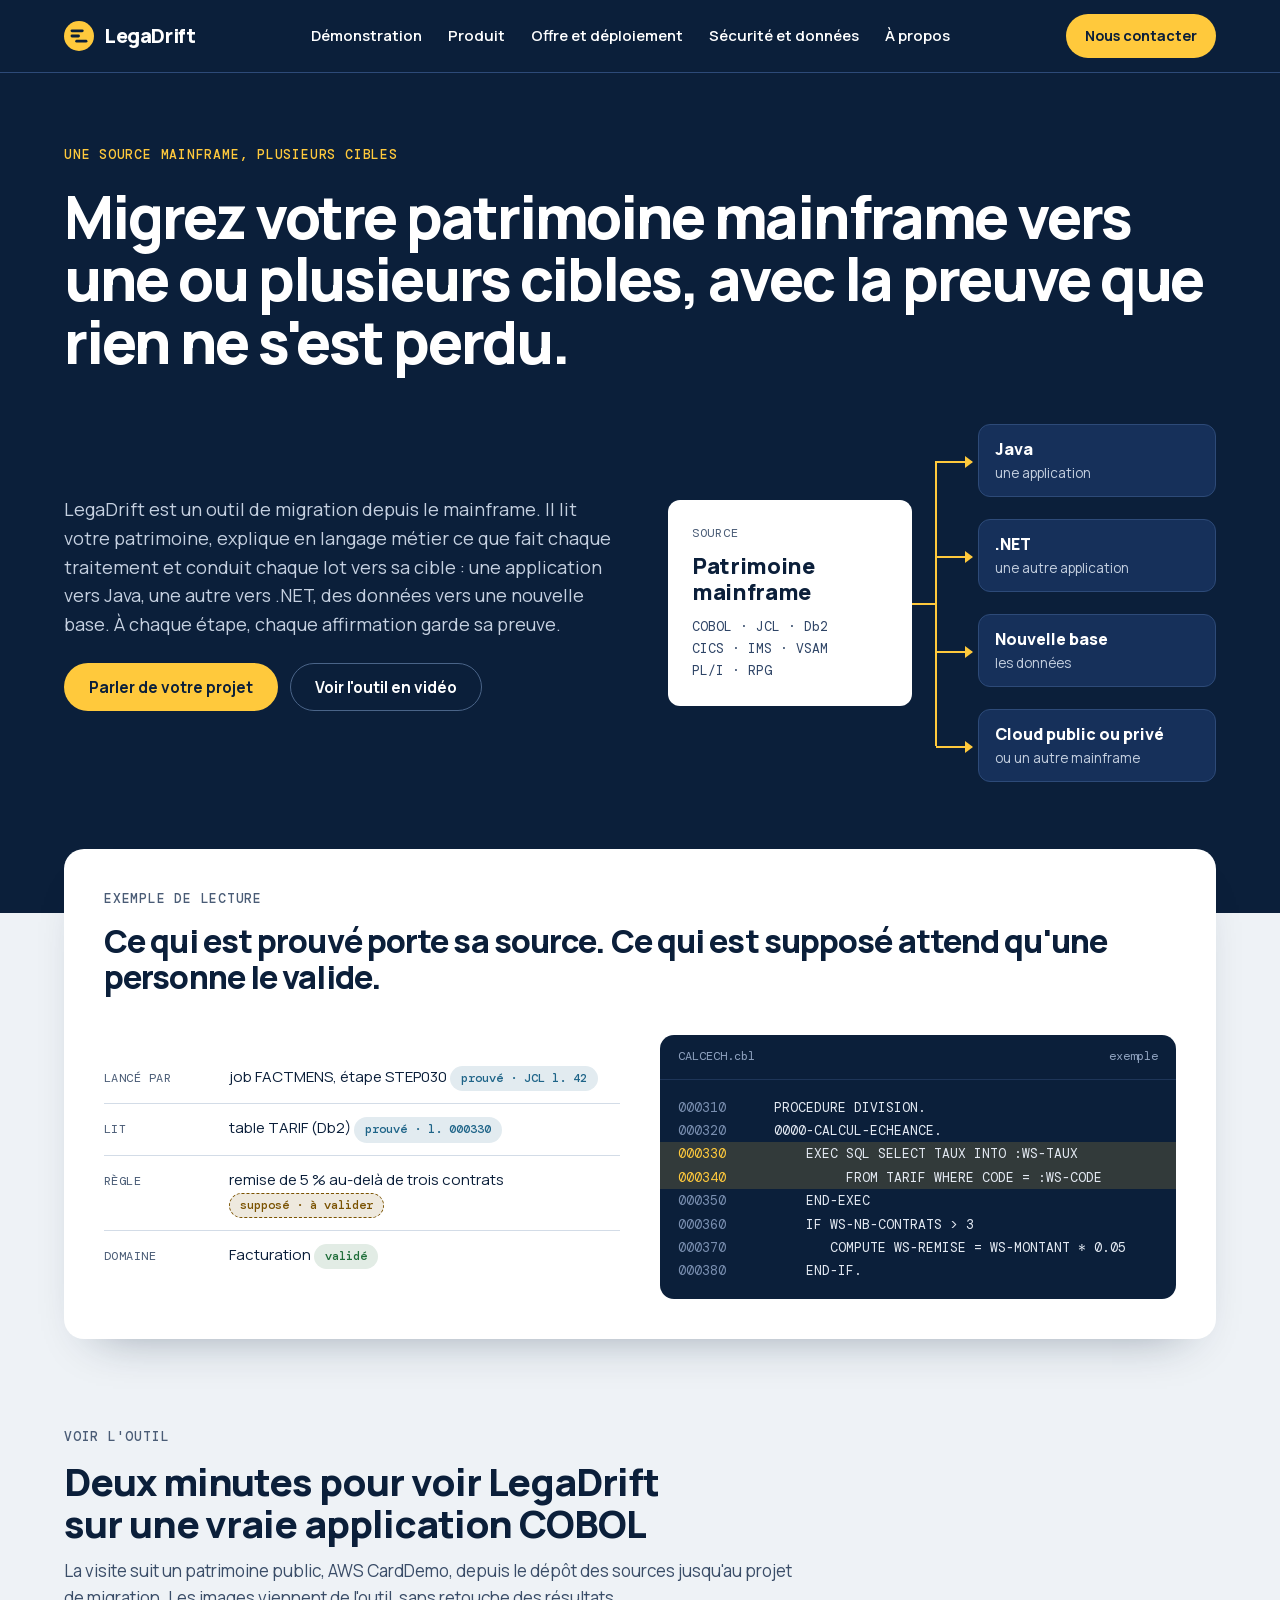
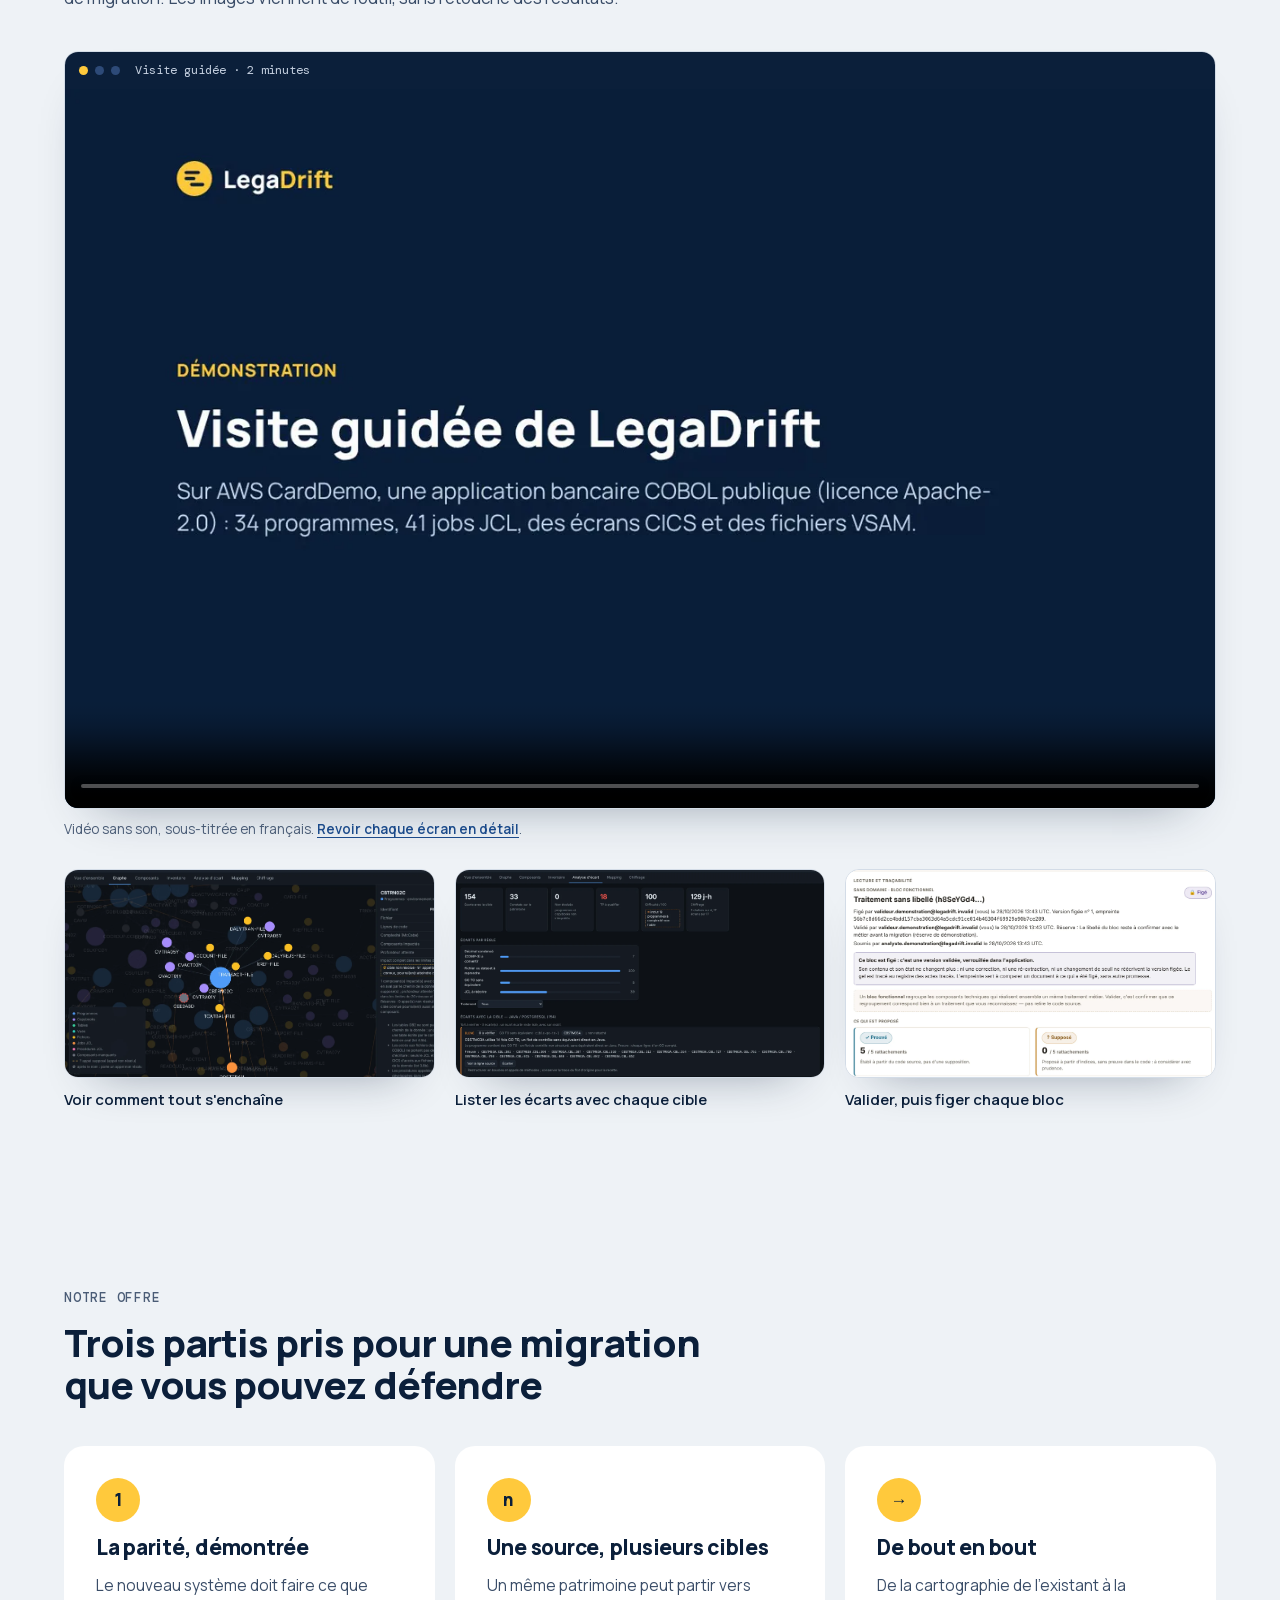
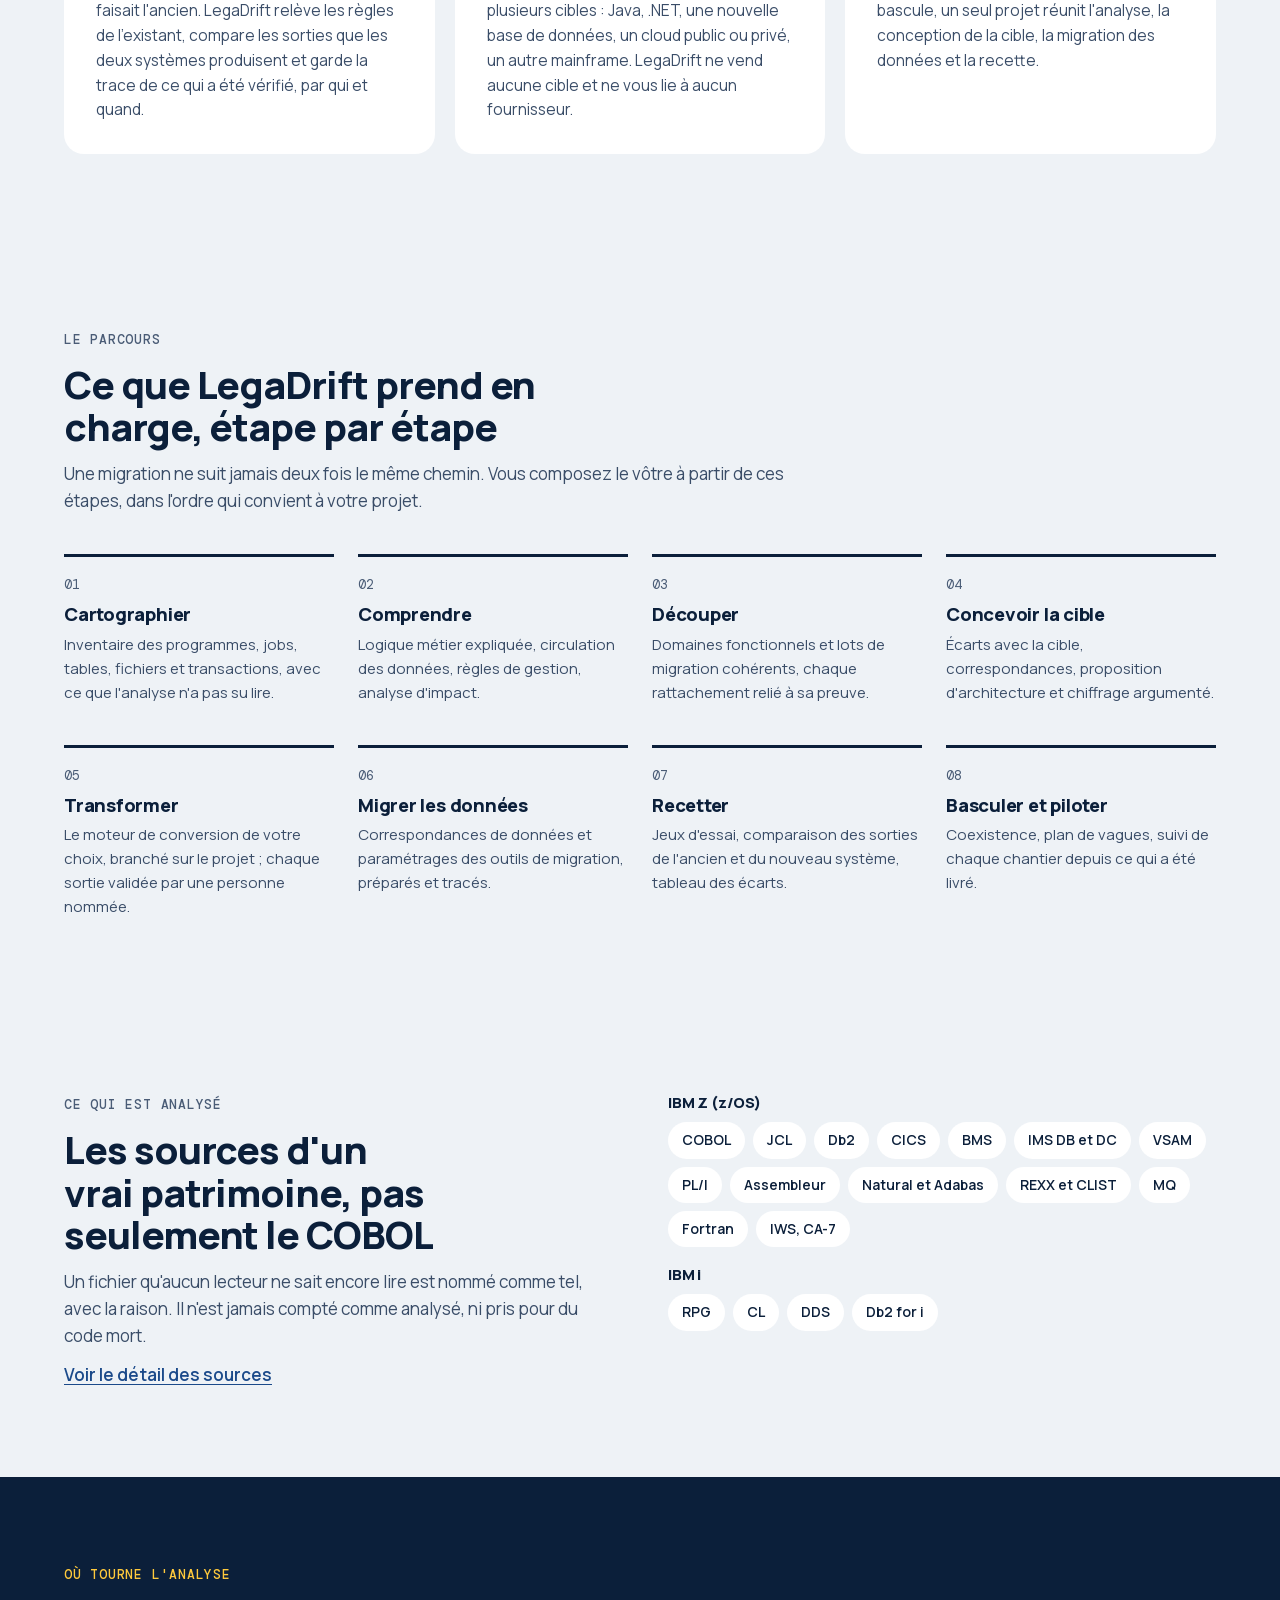
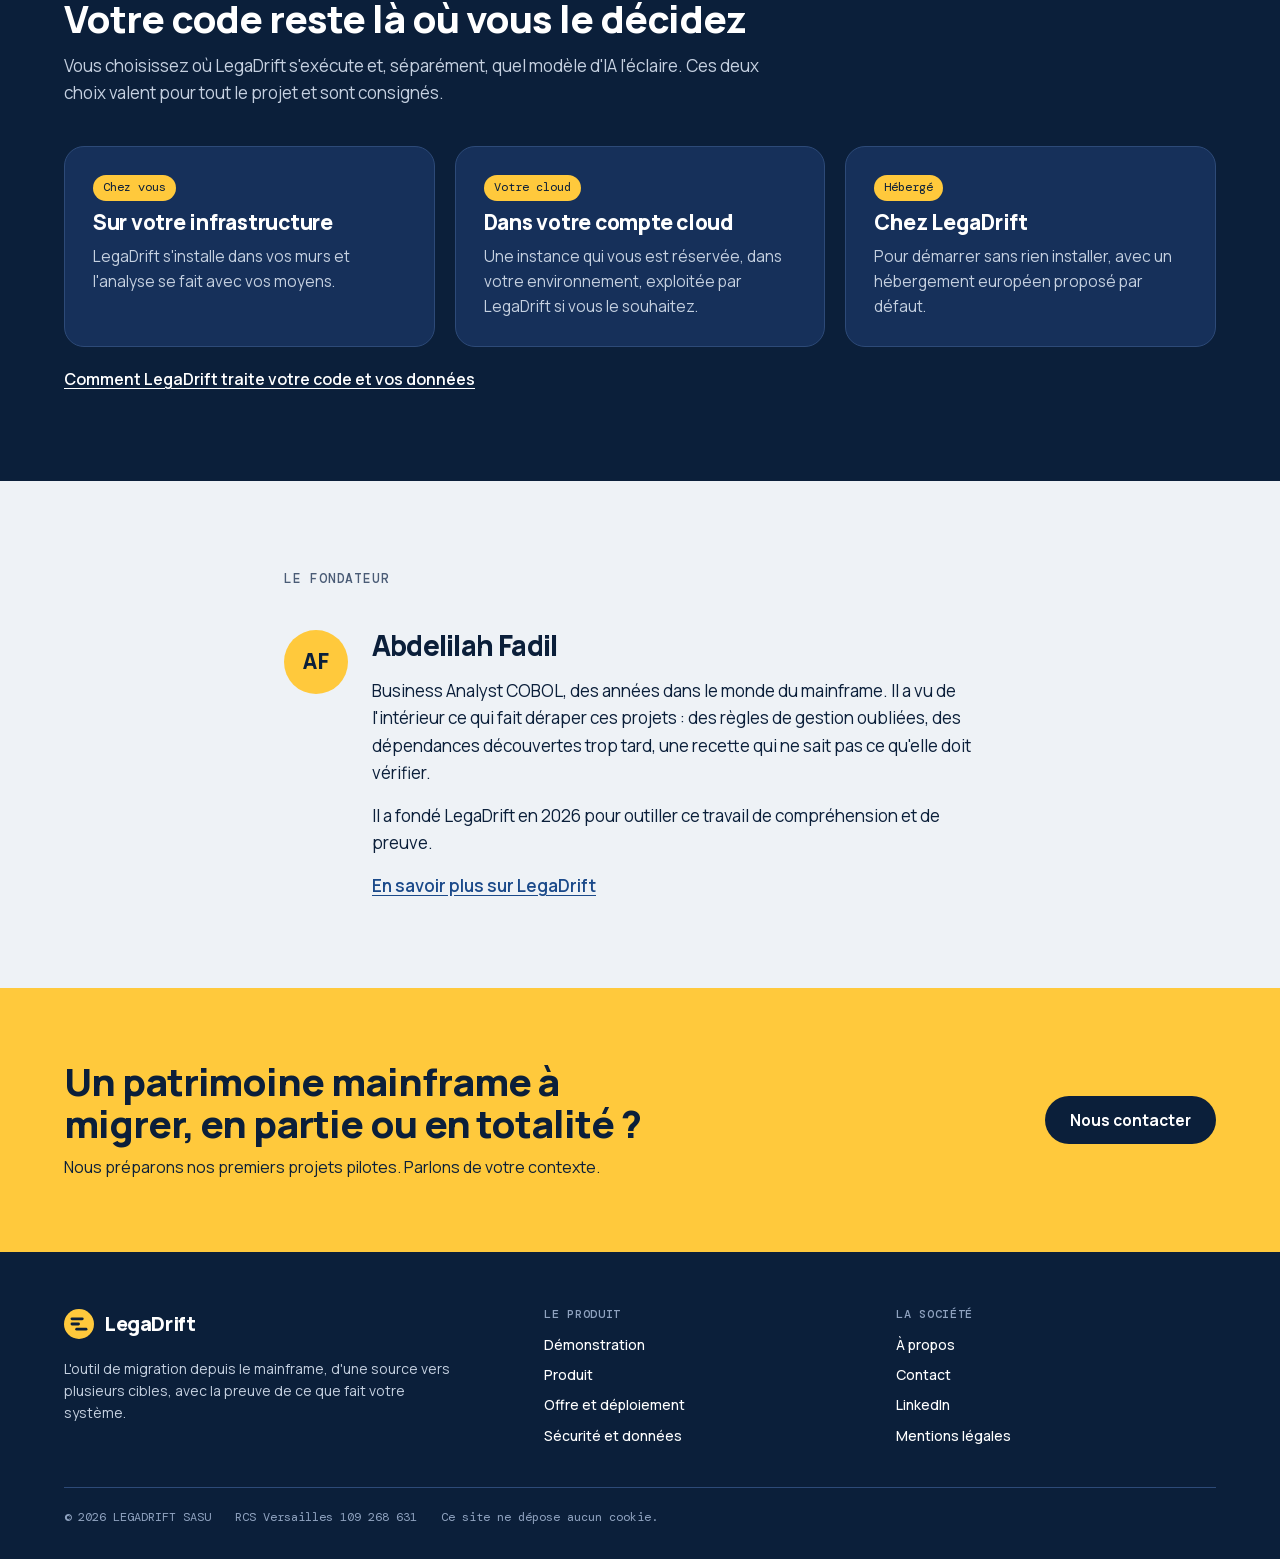
<file: index.html>
<!doctype html>
<html lang="fr">
<head>
<meta charset="utf-8">
<meta name="viewport" content="width=device-width, initial-scale=1, viewport-fit=cover">
<title>LegaDrift</title>
<meta name="description" content="LegaDrift est un outil de migration depuis le mainframe (COBOL, JCL, Db2, IMS, CICS, IBM i) : il explique la logique métier du patrimoine et le conduit vers une ou plusieurs cibles, en partie ou en totalité.">
<link rel="canonical" href="https://legadrift.com/">
<meta property="og:type" content="website">
<meta property="og:site_name" content="LegaDrift">
<meta property="og:locale" content="fr_FR">
<meta property="og:title" content="LegaDrift">
<meta property="og:description" content="LegaDrift est un outil de migration depuis le mainframe (COBOL, JCL, Db2, IMS, CICS, IBM i) : il explique la logique métier du patrimoine et le conduit vers une ou plusieurs cibles, en partie ou en totalité.">
<meta property="og:url" content="https://legadrift.com/">
<meta property="og:image" content="https://legadrift.com/assets/partage.png">
<meta property="og:image:width" content="1200">
<meta property="og:image:height" content="630">
<meta name="twitter:card" content="summary_large_image">
<meta name="theme-color" content="#0B1F3A">
<link rel="icon" href="assets/logo.svg" type="image/svg+xml">
<link rel="preload" href="assets/fonts/manrope-latin-variable.woff2" as="font" type="font/woff2" crossorigin>
<link rel="stylesheet" href="assets/style.css">
</head>
<body>
<a class="skip" href="#contenu">Aller au contenu</a>
<header class="site-header">
  <div class="wrap nav">
    <a class="wordmark" href="index.html"><svg viewBox="0 0 32 32" aria-hidden="true"><circle cx="16" cy="16" r="16" fill="#FFC93C"/><rect x="7" y="9" width="14" height="3" rx="1.5" fill="#0B1F3A"/><rect x="7" y="14.5" width="10" height="3" rx="1.5" fill="#0B1F3A"/><rect x="12" y="20" width="13" height="3" rx="1.5" fill="#0B1F3A"/></svg><span>Lega<span class="drift">Drift</span></span></a>
    <nav aria-label="Navigation principale">
      <ul class="nav-links">
        <li><a href="demonstration.html">Démonstration</a></li>
        <li><a href="produit.html">Produit</a></li>
        <li><a href="offre.html">Offre et déploiement</a></li>
        <li><a href="securite.html">Sécurité et données</a></li>
        <li><a href="a-propos.html">À propos</a></li>
      </ul>
    </nav>
    <a class="btn btn-primary btn-small nav-cta" href="contact.html">Nous contacter</a>
  </div>
</header>
<main id="contenu">
<section class="hero-band">
  <div class="wrap hero">
    <div class="hero-head">
      <span class="eyebrow">Une source mainframe, plusieurs cibles</span>
      <h1>Migrez votre patrimoine mainframe vers une ou plusieurs cibles, avec la preuve que rien ne s'est perdu.</h1>
    </div>
    <div class="hero-text">
      <p class="lede">LegaDrift est un outil de migration depuis le mainframe. Il lit votre patrimoine, explique en langage métier ce que fait chaque traitement et conduit chaque lot vers sa cible : une application vers Java, une autre vers .NET, des données vers une nouvelle base. À chaque étape, chaque affirmation garde sa preuve.</p>
      <div class="cta-row">
        <a class="btn btn-primary" href="contact.html">Parler de votre projet</a>
        <a class="btn btn-ghost" href="demonstration.html">Voir l'outil en vidéo</a>
      </div>
    </div>

    <figure class="fan" role="img" aria-label="Schéma : un patrimoine mainframe conduit vers plusieurs cibles, Java, .NET, une nouvelle base de données, un cloud public ou privé ou un autre mainframe">
      <div class="fan-source"><span class="fan-k">Source</span><strong>Patrimoine mainframe</strong><span class="fan-tech">COBOL · JCL · Db2<br>CICS · IMS · VSAM<br>PL/I · RPG</span></div>
      <div class="fan-links" aria-hidden="true"><span></span><span></span><span></span><span></span></div>
      <ul class="fan-targets">
        <li><strong>Java</strong><span>une application</span></li>
        <li><strong>.NET</strong><span>une autre application</span></li>
        <li><strong>Nouvelle base</strong><span>les données</span></li>
        <li><strong>Cloud public ou privé</strong><span>ou un autre mainframe</span></li>
      </ul>
    </figure>
  </div>
</section>

<div class="wrap">
  <div class="reading">
    <div class="reading-head">
      <span class="eyebrow">Exemple de lecture</span>
      <h2>Ce qui est prouvé porte sa source. Ce qui est supposé attend qu'une personne le valide.</h2>
    </div>
    <div class="listing-out">
        <div class="row"><span class="k">Lancé par</span><span>job FACTMENS, étape STEP030 <span class="status status-prouve">prouvé · JCL l. 42</span></span></div>
        <div class="row"><span class="k">Lit</span><span>table TARIF (Db2) <span class="status status-prouve">prouvé · l. 000330</span></span></div>
        <div class="row"><span class="k">Règle</span><span>remise de 5 % au-delà de trois contrats <span class="status status-suppose">supposé · à valider</span></span></div>
        <div class="row"><span class="k">Domaine</span><span>Facturation <span class="status status-valide">validé</span></span></div>
    </div>
    <figure class="listing" aria-label="Exemple : un extrait de programme COBOL">
      <div class="listing-bar"><span>CALCECH.cbl</span><span>exemple</span></div>
<pre><span class="ln">000310</span>    PROCEDURE DIVISION.
<span class="ln">000320</span>    0000-CALCUL-ECHEANCE.
<span class="hl"><span class="ln">000330</span>        EXEC SQL SELECT TAUX INTO :WS-TAUX</span>
<span class="hl"><span class="ln">000340</span>             FROM TARIF WHERE CODE = :WS-CODE</span>
<span class="ln">000350</span>        END-EXEC
<span class="ln">000360</span>        IF WS-NB-CONTRATS &gt; 3
<span class="ln">000370</span>           COMPUTE WS-REMISE = WS-MONTANT * 0.05
<span class="ln">000380</span>        END-IF.</pre>
    </figure>
  </div>
</div>

<section class="section" id="voir">
  <div class="wrap">
    <div class="section-head">
      <span class="eyebrow">Voir l'outil</span>
      <h2>Deux minutes pour voir LegaDrift sur une vraie application COBOL</h2>
      <p>La visite suit un patrimoine public, AWS CardDemo, depuis le dépôt des sources jusqu'au projet de migration. Les images viennent de l'outil, sans retouche des résultats.</p>
    </div>
    <figure class="shot">
      <div class="shot-frame">
        <div class="shot-bar" aria-hidden="true"><i></i><i></i><i></i><span>Visite guidée · 2 minutes</span></div>
        <video controls preload="none" playsinline width="1280" height="800" poster="assets/outil/visite-guidee.webp" aria-label="Visite guidée de LegaDrift sur AWS CardDemo, sous-titrée, sans son">
          <source src="assets/outil/visite-guidee.mp4" type="video/mp4">
          <a href="assets/outil/visite-guidee.mp4">Télécharger la vidéo de la visite guidée</a>
        </video>
      </div>
      <figcaption>Vidéo sans son, sous-titrée en français. <a href="demonstration.html">Revoir chaque écran en détail</a>.</figcaption>
    </figure>
    <div class="thumbs">
      <a href="demonstration.html#etape-2"><figure class="shot"><div class="shot-frame"><img src="assets/outil/graphe.webp" width="2000" height="1019" loading="lazy" alt="Capture de LegaDrift : le graphe des programmes, fichiers et copybooks de CardDemo"></div><figcaption>Voir comment tout s'enchaîne</figcaption></figure></a>
      <a href="demonstration.html#etape-4"><figure class="shot"><div class="shot-frame"><img src="assets/outil/ecarts.webp" width="2000" height="1396" loading="lazy" alt="Capture de LegaDrift : les écarts de CardDemo avec une cible Java, chacun avec ses lignes de preuve"></div><figcaption>Lister les écarts avec chaque cible</figcaption></figure></a>
      <a href="demonstration.html#etape-5"><figure class="shot"><div class="shot-frame"><img src="assets/outil/validation.webp" width="1966" height="1090" loading="lazy" alt="Capture de LegaDrift : la fiche d'un bloc fonctionnel validé puis figé"></div><figcaption>Valider, puis figer chaque bloc</figcaption></figure></a>
    </div>
  </div>
</section>

<section class="section">
  <div class="wrap">
    <div class="section-head">
      <span class="eyebrow">Notre offre</span>
      <h2>Trois partis pris pour une migration que vous pouvez défendre</h2>
    </div>
    <div class="pillars">
      <div class="pillar">
        <span class="pillar-mark" aria-hidden="true">1</span>
        <h3>La parité, démontrée</h3>
        <p>Le nouveau système doit faire ce que faisait l'ancien. LegaDrift relève les règles de l'existant, compare les sorties que les deux systèmes produisent et garde la trace de ce qui a été vérifié, par qui et quand.</p>
      </div>
      <div class="pillar">
        <span class="pillar-mark" aria-hidden="true">n</span>
        <h3>Une source, plusieurs cibles</h3>
        <p>Un même patrimoine peut partir vers plusieurs cibles : Java, .NET, une nouvelle base de données, un cloud public ou privé, un autre mainframe. LegaDrift ne vend aucune cible et ne vous lie à aucun fournisseur.</p>
      </div>
      <div class="pillar">
        <span class="pillar-mark" aria-hidden="true">→</span>
        <h3>De bout en bout</h3>
        <p>De la cartographie de l'existant à la bascule, un seul projet réunit l'analyse, la conception de la cible, la migration des données et la recette.</p>
      </div>
    </div>
  </div>
</section>

<section class="section">
  <div class="wrap">
    <div class="section-head">
      <span class="eyebrow">Le parcours</span>
      <h2>Ce que LegaDrift prend en charge, étape par étape</h2>
      <p>Une migration ne suit jamais deux fois le même chemin. Vous composez le vôtre à partir de ces étapes, dans l'ordre qui convient à votre projet.</p>
    </div>
    <ol class="journey">
      <li><span class="n">01</span><h3>Cartographier</h3><p>Inventaire des programmes, jobs, tables, fichiers et transactions, avec ce que l'analyse n'a pas su lire.</p></li>
      <li><span class="n">02</span><h3>Comprendre</h3><p>Logique métier expliquée, circulation des données, règles de gestion, analyse d'impact.</p></li>
      <li><span class="n">03</span><h3>Découper</h3><p>Domaines fonctionnels et lots de migration cohérents, chaque rattachement relié à sa preuve.</p></li>
      <li><span class="n">04</span><h3>Concevoir la cible</h3><p>Écarts avec la cible, correspondances, proposition d'architecture et chiffrage argumenté.</p></li>
      <li><span class="n">05</span><h3>Transformer</h3><p>Le moteur de conversion de votre choix, branché sur le projet ; chaque sortie validée par une personne nommée.</p></li>
      <li><span class="n">06</span><h3>Migrer les données</h3><p>Correspondances de données et paramétrages des outils de migration, préparés et tracés.</p></li>
      <li><span class="n">07</span><h3>Recetter</h3><p>Jeux d'essai, comparaison des sorties de l'ancien et du nouveau système, tableau des écarts.</p></li>
      <li><span class="n">08</span><h3>Basculer et piloter</h3><p>Coexistence, plan de vagues, suivi de chaque chantier depuis ce qui a été livré.</p></li>
    </ol>
  </div>
</section>

<section class="section">
  <div class="wrap split">
    <div class="section-head" style="margin-bottom:0">
      <span class="eyebrow">Ce qui est analysé</span>
      <h2>Les sources d'un vrai patrimoine, pas seulement le COBOL</h2>
      <p>Un fichier qu'aucun lecteur ne sait encore lire est nommé comme tel, avec la raison. Il n'est jamais compté comme analysé, ni pris pour du code mort.</p>
      <p><a href="produit.html#sources">Voir le détail des sources</a></p>
    </div>
    <div style="display:grid; gap:20px; align-content:start">
      <div><h3 style="font-size:15px; margin-bottom:10px">IBM Z (z/OS)</h3>
        <ul class="chips"><li>COBOL</li><li>JCL</li><li>Db2</li><li>CICS</li><li>BMS</li><li>IMS DB et DC</li><li>VSAM</li><li>PL/I</li><li>Assembleur</li><li>Natural et Adabas</li><li>REXX et CLIST</li><li>MQ</li><li>Fortran</li><li>IWS, CA-7</li></ul>
      </div>
      <div><h3 style="font-size:15px; margin-bottom:10px">IBM i</h3>
        <ul class="chips"><li>RPG</li><li>CL</li><li>DDS</li><li>Db2 for i</li></ul>
      </div>
    </div>
  </div>
</section>

<section class="section band">
  <div class="wrap">
    <div class="section-head">
      <span class="eyebrow">Où tourne l'analyse</span>
      <h2>Votre code reste là où vous le décidez</h2>
      <p>Vous choisissez où LegaDrift s'exécute et, séparément, quel modèle d'IA l'éclaire. Ces deux choix valent pour tout le projet et sont consignés.</p>
    </div>
    <div class="modes">
      <div class="mode"><span class="tag">Chez vous</span><h3>Sur votre infrastructure</h3><p>LegaDrift s'installe dans vos murs et l'analyse se fait avec vos moyens.</p></div>
      <div class="mode"><span class="tag">Votre cloud</span><h3>Dans votre compte cloud</h3><p>Une instance qui vous est réservée, dans votre environnement, exploitée par LegaDrift si vous le souhaitez.</p></div>
      <div class="mode"><span class="tag">Hébergé</span><h3>Chez LegaDrift</h3><p>Pour démarrer sans rien installer, avec un hébergement européen proposé par défaut.</p></div>
    </div>
    <p style="margin-top:20px"><a href="securite.html">Comment LegaDrift traite votre code et vos données</a></p>
  </div>
</section>

<section class="section" id="fondateur">
  <div class="wrap narrow">
    <div class="section-head"><span class="eyebrow">Le fondateur</span></div>
    <div class="founder">
      <div class="monogram" aria-hidden="true">AF</div>
      <div class="prose">
        <h2 style="margin-top:0">Abdelilah Fadil</h2>
        <p>Business Analyst COBOL, des années dans le monde du mainframe. Il a vu de l'intérieur ce qui fait déraper ces projets : des règles de gestion oubliées, des dépendances découvertes trop tard, une recette qui ne sait pas ce qu'elle doit vérifier.</p>
        <p>Il a fondé LegaDrift en 2026 pour outiller ce travail de compréhension et de preuve.</p>
        <p><a href="a-propos.html">En savoir plus sur LegaDrift</a></p>
      </div>
    </div>
  </div>
</section>

<section class="cta-band">
  <div class="wrap cta-box">
    <div style="display:grid; gap:10px">
      <h2>Un patrimoine mainframe à migrer, en partie ou en totalité ?</h2>
      <p class="muted">Nous préparons nos premiers projets pilotes. Parlons de votre contexte.</p>
    </div>
    <a class="btn btn-primary" href="contact.html">Nous contacter</a>
  </div>
</section>
</main>
<footer class="site-footer">
  <div class="wrap">
    <div class="footer-grid">
      <div>
        <a class="wordmark" href="index.html"><svg viewBox="0 0 32 32" aria-hidden="true"><circle cx="16" cy="16" r="16" fill="#FFC93C"/><rect x="7" y="9" width="14" height="3" rx="1.5" fill="#0B1F3A"/><rect x="7" y="14.5" width="10" height="3" rx="1.5" fill="#0B1F3A"/><rect x="12" y="20" width="13" height="3" rx="1.5" fill="#0B1F3A"/></svg><span>Lega<span class="drift">Drift</span></span></a>
        <p style="margin-top:12px; max-width:28em">L'outil de migration depuis le mainframe, d'une source vers plusieurs cibles, avec la preuve de ce que fait votre système.</p>
      </div>
      <div>
        <h2>Le produit</h2>
        <ul>
          <li><a href="demonstration.html">Démonstration</a></li>
          <li><a href="produit.html">Produit</a></li>
          <li><a href="offre.html">Offre et déploiement</a></li>
          <li><a href="securite.html">Sécurité et données</a></li>
        </ul>
      </div>
      <div>
        <h2>La société</h2>
        <ul>
          <li><a href="a-propos.html">À propos</a></li>
          <li><a href="contact.html">Contact</a></li>
          <li><a href="https://www.linkedin.com/company/legadrift/" rel="me noopener">LinkedIn</a></li>
          <li><a href="mentions-legales.html">Mentions légales</a></li>
        </ul>
      </div>
    </div>
    <div class="footer-legal">
      <span>© 2026 LEGADRIFT SASU</span>
      <span>RCS Versailles 109 268 631</span>
      <span>Ce site ne dépose aucun cookie.</span>
    </div>
  </div>
</footer>
</body>
</html>
</file>
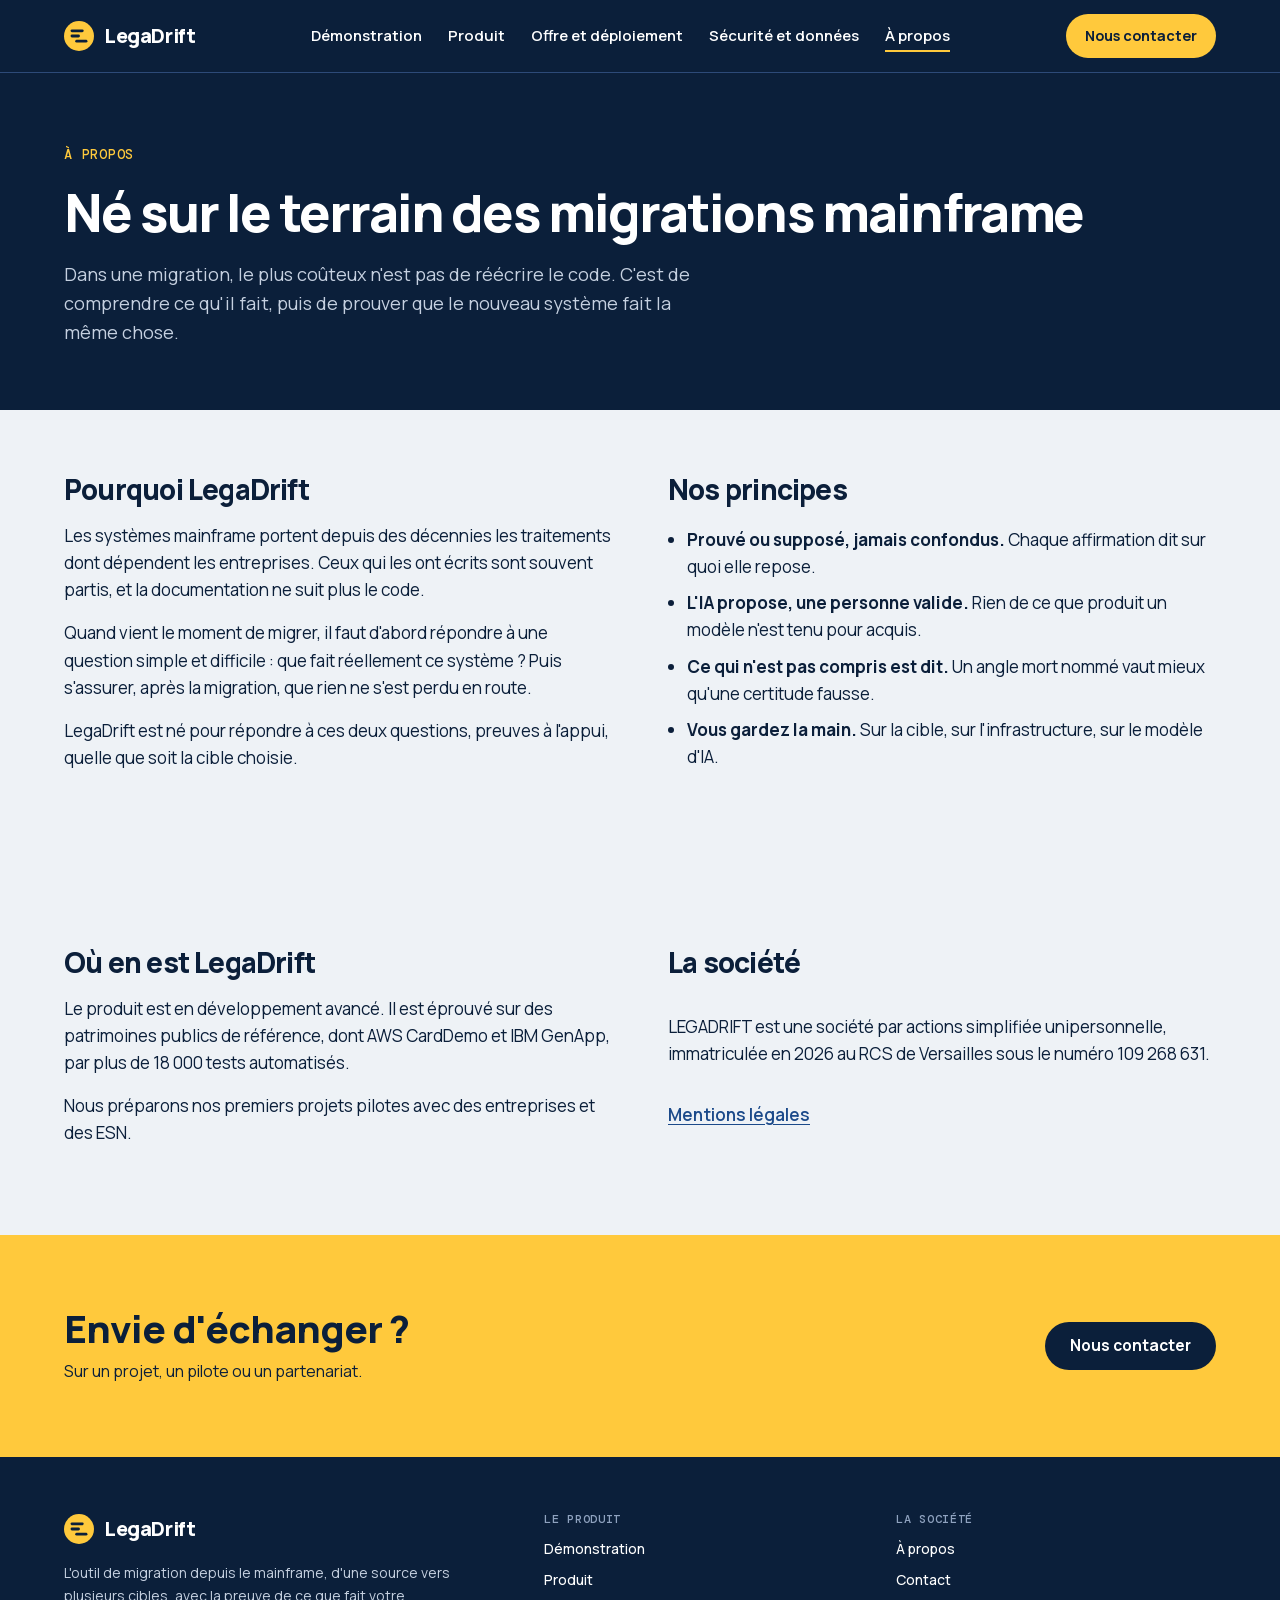
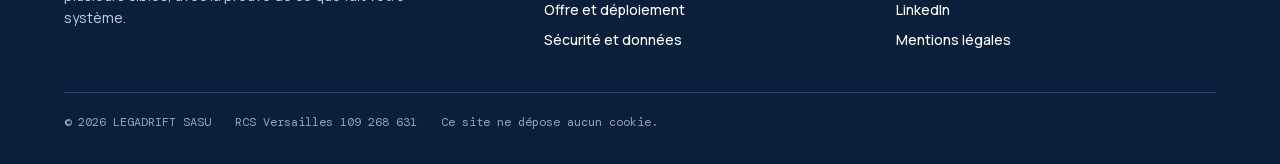
<file: a-propos.html>
<!doctype html>
<html lang="fr">
<head>
<meta charset="utf-8">
<meta name="viewport" content="width=device-width, initial-scale=1, viewport-fit=cover">
<title>À propos · LegaDrift</title>
<meta name="description" content="Pourquoi LegaDrift existe, les principes qui guident le produit, où il en est et la société.">
<link rel="canonical" href="https://legadrift.com/a-propos.html">
<meta property="og:type" content="website">
<meta property="og:site_name" content="LegaDrift">
<meta property="og:locale" content="fr_FR">
<meta property="og:title" content="À propos · LegaDrift">
<meta property="og:description" content="Pourquoi LegaDrift existe, les principes qui guident le produit, où il en est et la société.">
<meta property="og:url" content="https://legadrift.com/a-propos.html">
<meta property="og:image" content="https://legadrift.com/assets/partage.png">
<meta property="og:image:width" content="1200">
<meta property="og:image:height" content="630">
<meta name="twitter:card" content="summary_large_image">
<meta name="theme-color" content="#0B1F3A">
<link rel="icon" href="assets/logo.svg" type="image/svg+xml">
<link rel="preload" href="assets/fonts/manrope-latin-variable.woff2" as="font" type="font/woff2" crossorigin>
<link rel="stylesheet" href="assets/style.css">
</head>
<body>
<a class="skip" href="#contenu">Aller au contenu</a>
<header class="site-header">
  <div class="wrap nav">
    <a class="wordmark" href="index.html"><svg viewBox="0 0 32 32" aria-hidden="true"><circle cx="16" cy="16" r="16" fill="#FFC93C"/><rect x="7" y="9" width="14" height="3" rx="1.5" fill="#0B1F3A"/><rect x="7" y="14.5" width="10" height="3" rx="1.5" fill="#0B1F3A"/><rect x="12" y="20" width="13" height="3" rx="1.5" fill="#0B1F3A"/></svg><span>Lega<span class="drift">Drift</span></span></a>
    <nav aria-label="Navigation principale">
      <ul class="nav-links">
        <li><a href="demonstration.html">Démonstration</a></li>
        <li><a href="produit.html">Produit</a></li>
        <li><a href="offre.html">Offre et déploiement</a></li>
        <li><a href="securite.html">Sécurité et données</a></li>
        <li><a href="a-propos.html" aria-current="page">À propos</a></li>
      </ul>
    </nav>
    <a class="btn btn-primary btn-small nav-cta" href="contact.html">Nous contacter</a>
  </div>
</header>
<main id="contenu">
<div class="wrap page-head">
  <span class="eyebrow">À propos</span>
  <h1>Né sur le terrain des migrations mainframe</h1>
  <p class="lede">Dans une migration, le plus coûteux n'est pas de réécrire le code. C'est de comprendre ce qu'il fait, puis de prouver que le nouveau système fait la même chose.</p>
</div>

<section class="section" style="padding-top:24px">
  <div class="wrap split">
    <div class="prose">
      <h2 style="margin-top:0">Pourquoi LegaDrift</h2>
      <p>Les systèmes mainframe portent depuis des décennies les traitements dont dépendent les entreprises. Ceux qui les ont écrits sont souvent partis, et la documentation ne suit plus le code.</p>
      <p>Quand vient le moment de migrer, il faut d'abord répondre à une question simple et difficile : que fait réellement ce système ? Puis s'assurer, après la migration, que rien ne s'est perdu en route.</p>
      <p>LegaDrift est né pour répondre à ces deux questions, preuves à l'appui, quelle que soit la cible choisie.</p>
    </div>
    <div class="prose">
      <h2 style="margin-top:0">Nos principes</h2>
      <ul>
        <li><strong>Prouvé ou supposé, jamais confondus.</strong> Chaque affirmation dit sur quoi elle repose.</li>
        <li><strong>L'IA propose, une personne valide.</strong> Rien de ce que produit un modèle n'est tenu pour acquis.</li>
        <li><strong>Ce qui n'est pas compris est dit.</strong> Un angle mort nommé vaut mieux qu'une certitude fausse.</li>
        <li><strong>Vous gardez la main.</strong> Sur la cible, sur l'infrastructure, sur le modèle d'IA.</li>
      </ul>
    </div>
  </div>
</section>

<section class="section">
  <div class="wrap split">
    <div class="prose">
      <h2 style="margin-top:0">Où en est LegaDrift</h2>
      <p>Le produit est en développement avancé. Il est éprouvé sur des patrimoines publics de référence, dont AWS CardDemo et IBM GenApp, par plus de 18 000 tests automatisés.</p>
      <p>Nous préparons nos premiers projets pilotes avec des entreprises et des ESN.</p>
    </div>
    <div class="prose">
      <h2 style="margin-top:0">La société</h2>
      <p>LEGADRIFT est une société par actions simplifiée unipersonnelle, immatriculée en 2026 au RCS de Versailles sous le numéro 109 268 631.</p>
      <p><a href="mentions-legales.html">Mentions légales</a></p>
    </div>
  </div>
</section>

<section class="cta-band">
  <div class="wrap cta-box">
    <div style="display:grid; gap:10px">
      <h2>Envie d'échanger ?</h2>
      <p class="muted">Sur un projet, un pilote ou un partenariat.</p>
    </div>
    <a class="btn btn-primary" href="contact.html">Nous contacter</a>
  </div>
</section>
</main>
<footer class="site-footer">
  <div class="wrap">
    <div class="footer-grid">
      <div>
        <a class="wordmark" href="index.html"><svg viewBox="0 0 32 32" aria-hidden="true"><circle cx="16" cy="16" r="16" fill="#FFC93C"/><rect x="7" y="9" width="14" height="3" rx="1.5" fill="#0B1F3A"/><rect x="7" y="14.5" width="10" height="3" rx="1.5" fill="#0B1F3A"/><rect x="12" y="20" width="13" height="3" rx="1.5" fill="#0B1F3A"/></svg><span>Lega<span class="drift">Drift</span></span></a>
        <p style="margin-top:12px; max-width:28em">L'outil de migration depuis le mainframe, d'une source vers plusieurs cibles, avec la preuve de ce que fait votre système.</p>
      </div>
      <div>
        <h2>Le produit</h2>
        <ul>
          <li><a href="demonstration.html">Démonstration</a></li>
          <li><a href="produit.html">Produit</a></li>
          <li><a href="offre.html">Offre et déploiement</a></li>
          <li><a href="securite.html">Sécurité et données</a></li>
        </ul>
      </div>
      <div>
        <h2>La société</h2>
        <ul>
          <li><a href="a-propos.html">À propos</a></li>
          <li><a href="contact.html">Contact</a></li>
          <li><a href="https://www.linkedin.com/company/legadrift/" rel="me noopener">LinkedIn</a></li>
          <li><a href="mentions-legales.html">Mentions légales</a></li>
        </ul>
      </div>
    </div>
    <div class="footer-legal">
      <span>© 2026 LEGADRIFT SASU</span>
      <span>RCS Versailles 109 268 631</span>
      <span>Ce site ne dépose aucun cookie.</span>
    </div>
  </div>
</footer>
</body>
</html>
</file>
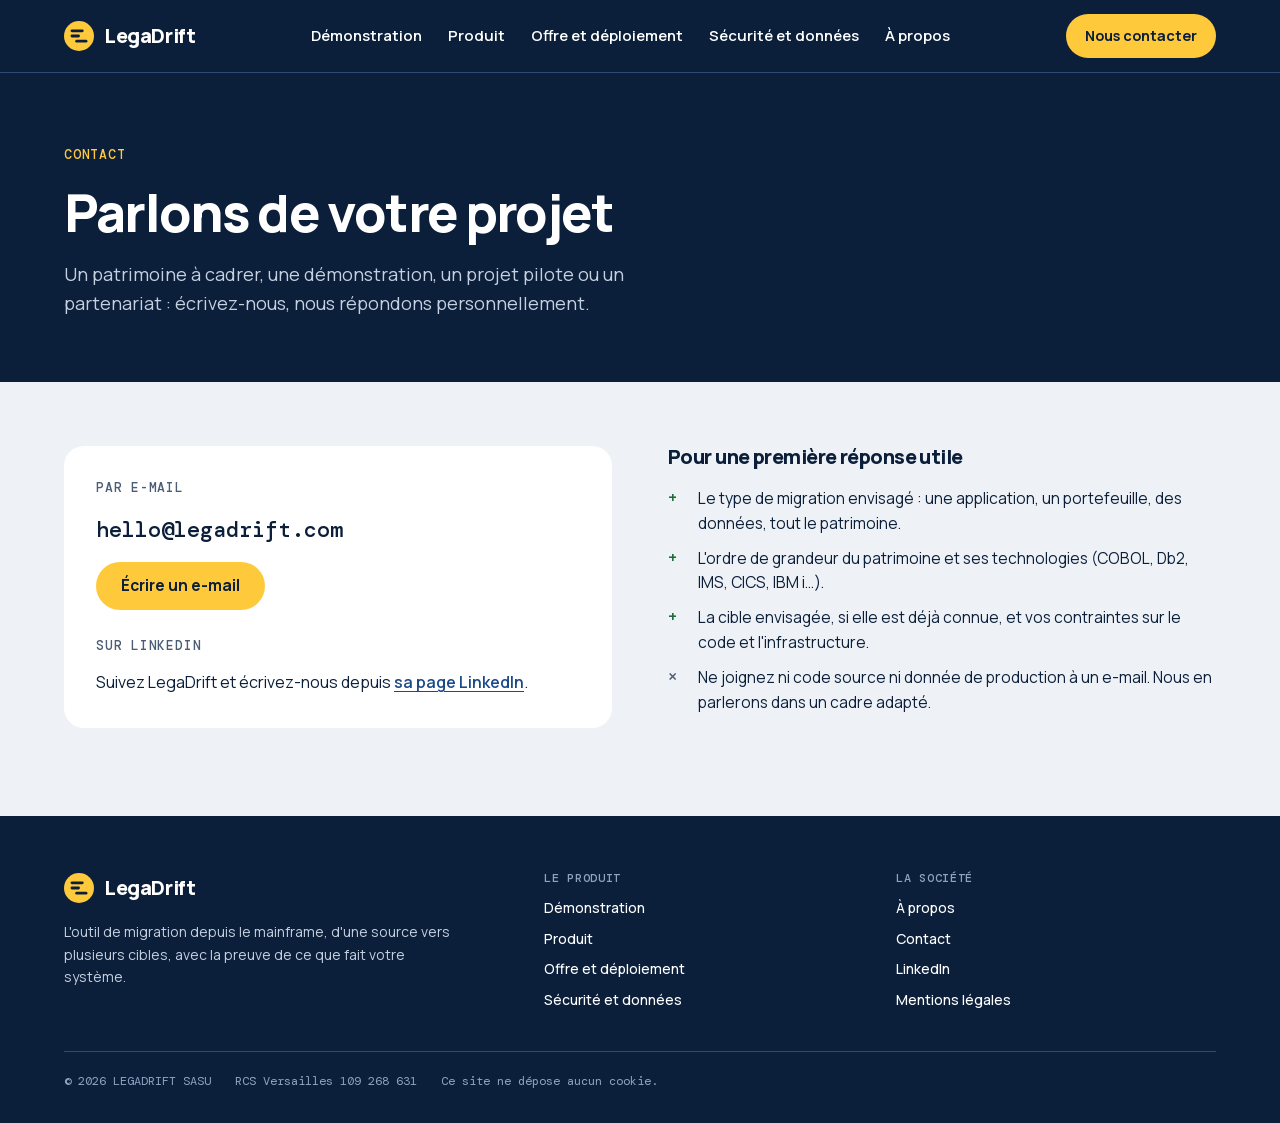
<file: contact.html>
<!doctype html>
<html lang="fr">
<head>
<meta charset="utf-8">
<meta name="viewport" content="width=device-width, initial-scale=1, viewport-fit=cover">
<title>Contact · LegaDrift</title>
<meta name="description" content="Écrire à LegaDrift pour un projet de migration mainframe, une démonstration, un projet pilote ou un partenariat.">
<link rel="canonical" href="https://legadrift.com/contact.html">
<meta property="og:type" content="website">
<meta property="og:site_name" content="LegaDrift">
<meta property="og:locale" content="fr_FR">
<meta property="og:title" content="Contact · LegaDrift">
<meta property="og:description" content="Écrire à LegaDrift pour un projet de migration mainframe, une démonstration, un projet pilote ou un partenariat.">
<meta property="og:url" content="https://legadrift.com/contact.html">
<meta property="og:image" content="https://legadrift.com/assets/partage.png">
<meta property="og:image:width" content="1200">
<meta property="og:image:height" content="630">
<meta name="twitter:card" content="summary_large_image">
<meta name="theme-color" content="#0B1F3A">
<link rel="icon" href="assets/logo.svg" type="image/svg+xml">
<link rel="preload" href="assets/fonts/manrope-latin-variable.woff2" as="font" type="font/woff2" crossorigin>
<link rel="stylesheet" href="assets/style.css">
</head>
<body>
<a class="skip" href="#contenu">Aller au contenu</a>
<header class="site-header">
  <div class="wrap nav">
    <a class="wordmark" href="index.html"><svg viewBox="0 0 32 32" aria-hidden="true"><circle cx="16" cy="16" r="16" fill="#FFC93C"/><rect x="7" y="9" width="14" height="3" rx="1.5" fill="#0B1F3A"/><rect x="7" y="14.5" width="10" height="3" rx="1.5" fill="#0B1F3A"/><rect x="12" y="20" width="13" height="3" rx="1.5" fill="#0B1F3A"/></svg><span>Lega<span class="drift">Drift</span></span></a>
    <nav aria-label="Navigation principale">
      <ul class="nav-links">
        <li><a href="demonstration.html">Démonstration</a></li>
        <li><a href="produit.html">Produit</a></li>
        <li><a href="offre.html">Offre et déploiement</a></li>
        <li><a href="securite.html">Sécurité et données</a></li>
        <li><a href="a-propos.html">À propos</a></li>
      </ul>
    </nav>
    <a class="btn btn-primary btn-small nav-cta" href="contact.html">Nous contacter</a>
  </div>
</header>
<main id="contenu">
<div class="wrap page-head">
  <span class="eyebrow">Contact</span>
  <h1>Parlons de votre projet</h1>
  <p class="lede">Un patrimoine à cadrer, une démonstration, un projet pilote ou un partenariat : écrivez-nous, nous répondons personnellement.</p>
</div>

<section class="section" style="padding-top:24px">
  <div class="wrap split">
    <div class="contact-card">
      <span class="eyebrow">Par e-mail</span>
      <p class="address">hello@legadrift.com</p>
      <div class="cta-row"><a class="btn btn-primary" href="mailto:hello@legadrift.com?subject=Projet%20de%20migration">Écrire un e-mail</a></div>
      <span class="eyebrow" style="margin-top:12px">Sur LinkedIn</span>
      <p>Suivez LegaDrift et écrivez-nous depuis <a href="https://www.linkedin.com/company/legadrift/" rel="me noopener">sa page LinkedIn</a>.</p>
    </div>
    <div style="display:grid; gap:18px; align-content:start">
      <h2 style="font-size:20px">Pour une première réponse utile</h2>
      <ul class="checklist">
        <li class="yes"><span>Le type de migration envisagé : une application, un portefeuille, des données, tout le patrimoine.</span></li>
        <li class="yes"><span>L'ordre de grandeur du patrimoine et ses technologies (COBOL, Db2, IMS, CICS, IBM i…).</span></li>
        <li class="yes"><span>La cible envisagée, si elle est déjà connue, et vos contraintes sur le code et l'infrastructure.</span></li>
        <li class="no"><span>Ne joignez ni code source ni donnée de production à un e-mail. Nous en parlerons dans un cadre adapté.</span></li>
      </ul>
    </div>
  </div>
</section>
</main>
<footer class="site-footer">
  <div class="wrap">
    <div class="footer-grid">
      <div>
        <a class="wordmark" href="index.html"><svg viewBox="0 0 32 32" aria-hidden="true"><circle cx="16" cy="16" r="16" fill="#FFC93C"/><rect x="7" y="9" width="14" height="3" rx="1.5" fill="#0B1F3A"/><rect x="7" y="14.5" width="10" height="3" rx="1.5" fill="#0B1F3A"/><rect x="12" y="20" width="13" height="3" rx="1.5" fill="#0B1F3A"/></svg><span>Lega<span class="drift">Drift</span></span></a>
        <p style="margin-top:12px; max-width:28em">L'outil de migration depuis le mainframe, d'une source vers plusieurs cibles, avec la preuve de ce que fait votre système.</p>
      </div>
      <div>
        <h2>Le produit</h2>
        <ul>
          <li><a href="demonstration.html">Démonstration</a></li>
          <li><a href="produit.html">Produit</a></li>
          <li><a href="offre.html">Offre et déploiement</a></li>
          <li><a href="securite.html">Sécurité et données</a></li>
        </ul>
      </div>
      <div>
        <h2>La société</h2>
        <ul>
          <li><a href="a-propos.html">À propos</a></li>
          <li><a href="contact.html">Contact</a></li>
          <li><a href="https://www.linkedin.com/company/legadrift/" rel="me noopener">LinkedIn</a></li>
          <li><a href="mentions-legales.html">Mentions légales</a></li>
        </ul>
      </div>
    </div>
    <div class="footer-legal">
      <span>© 2026 LEGADRIFT SASU</span>
      <span>RCS Versailles 109 268 631</span>
      <span>Ce site ne dépose aucun cookie.</span>
    </div>
  </div>
</footer>
</body>
</html>
</file>
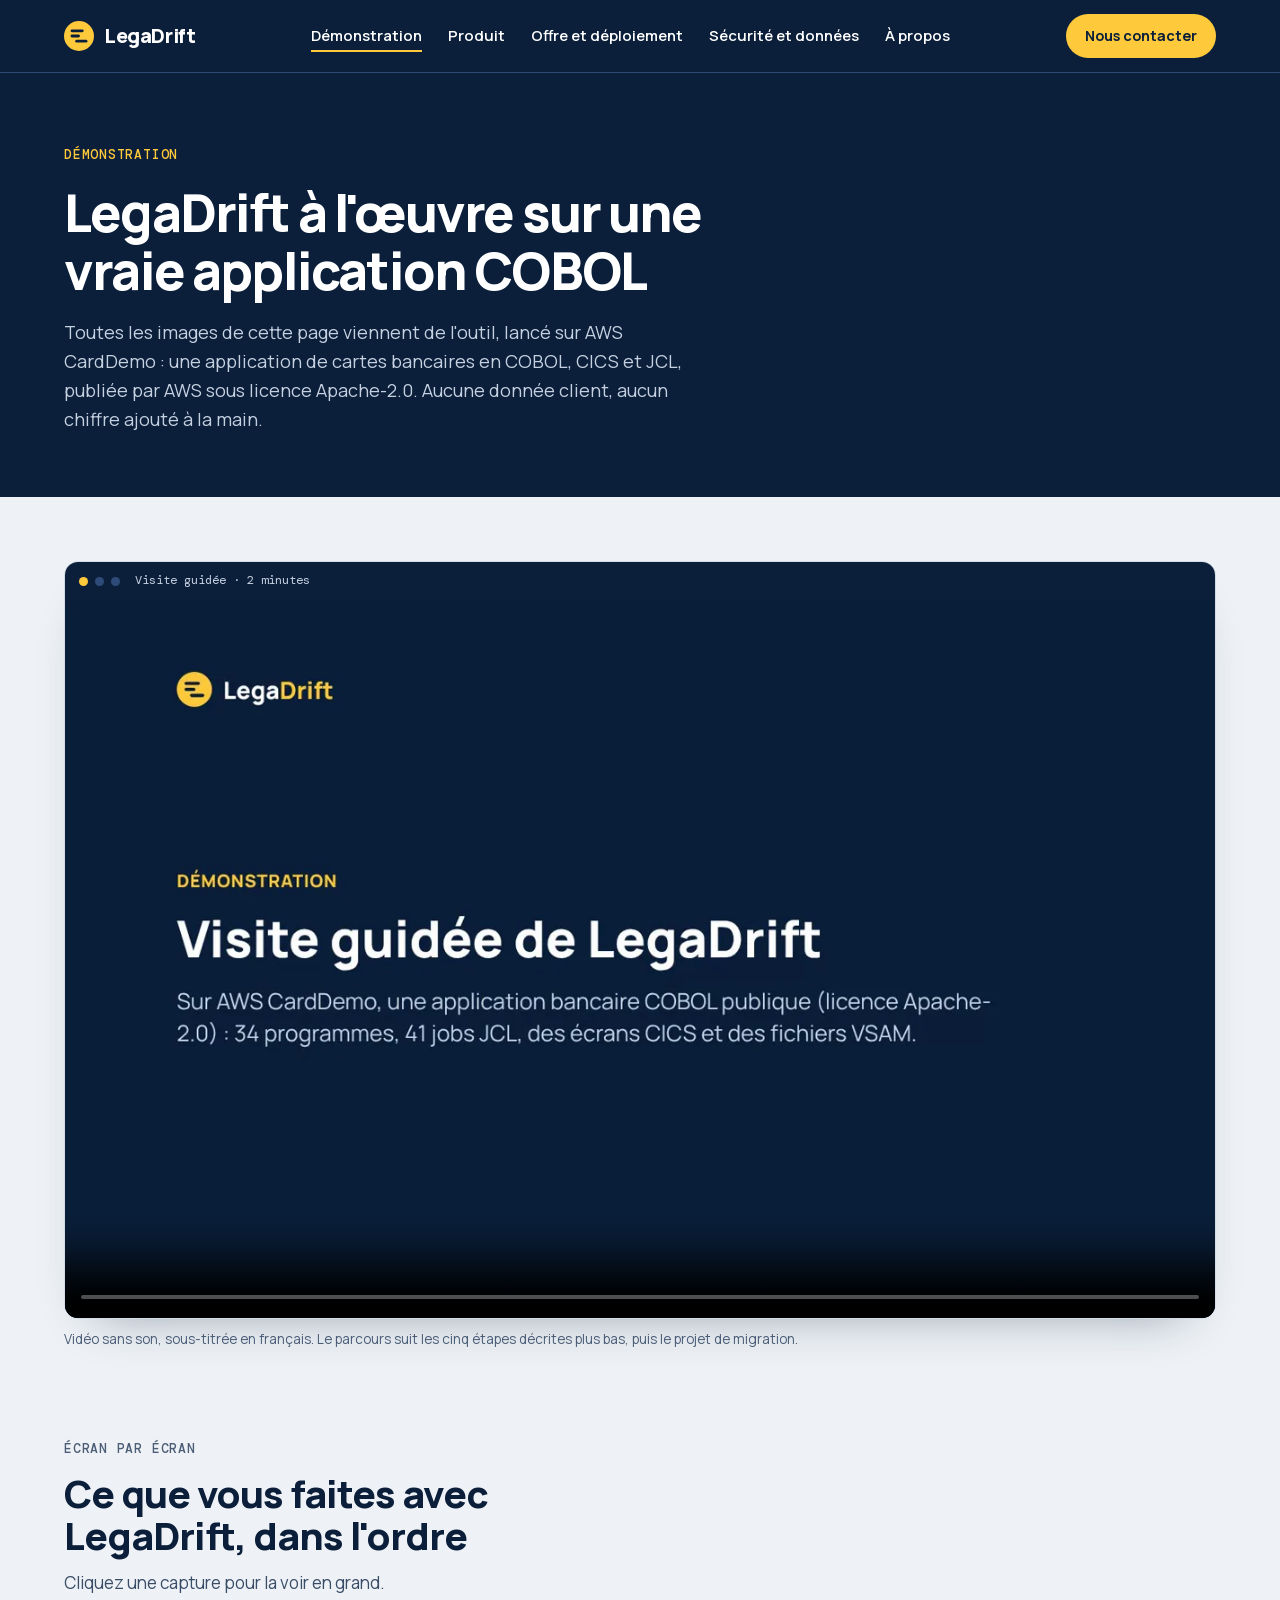
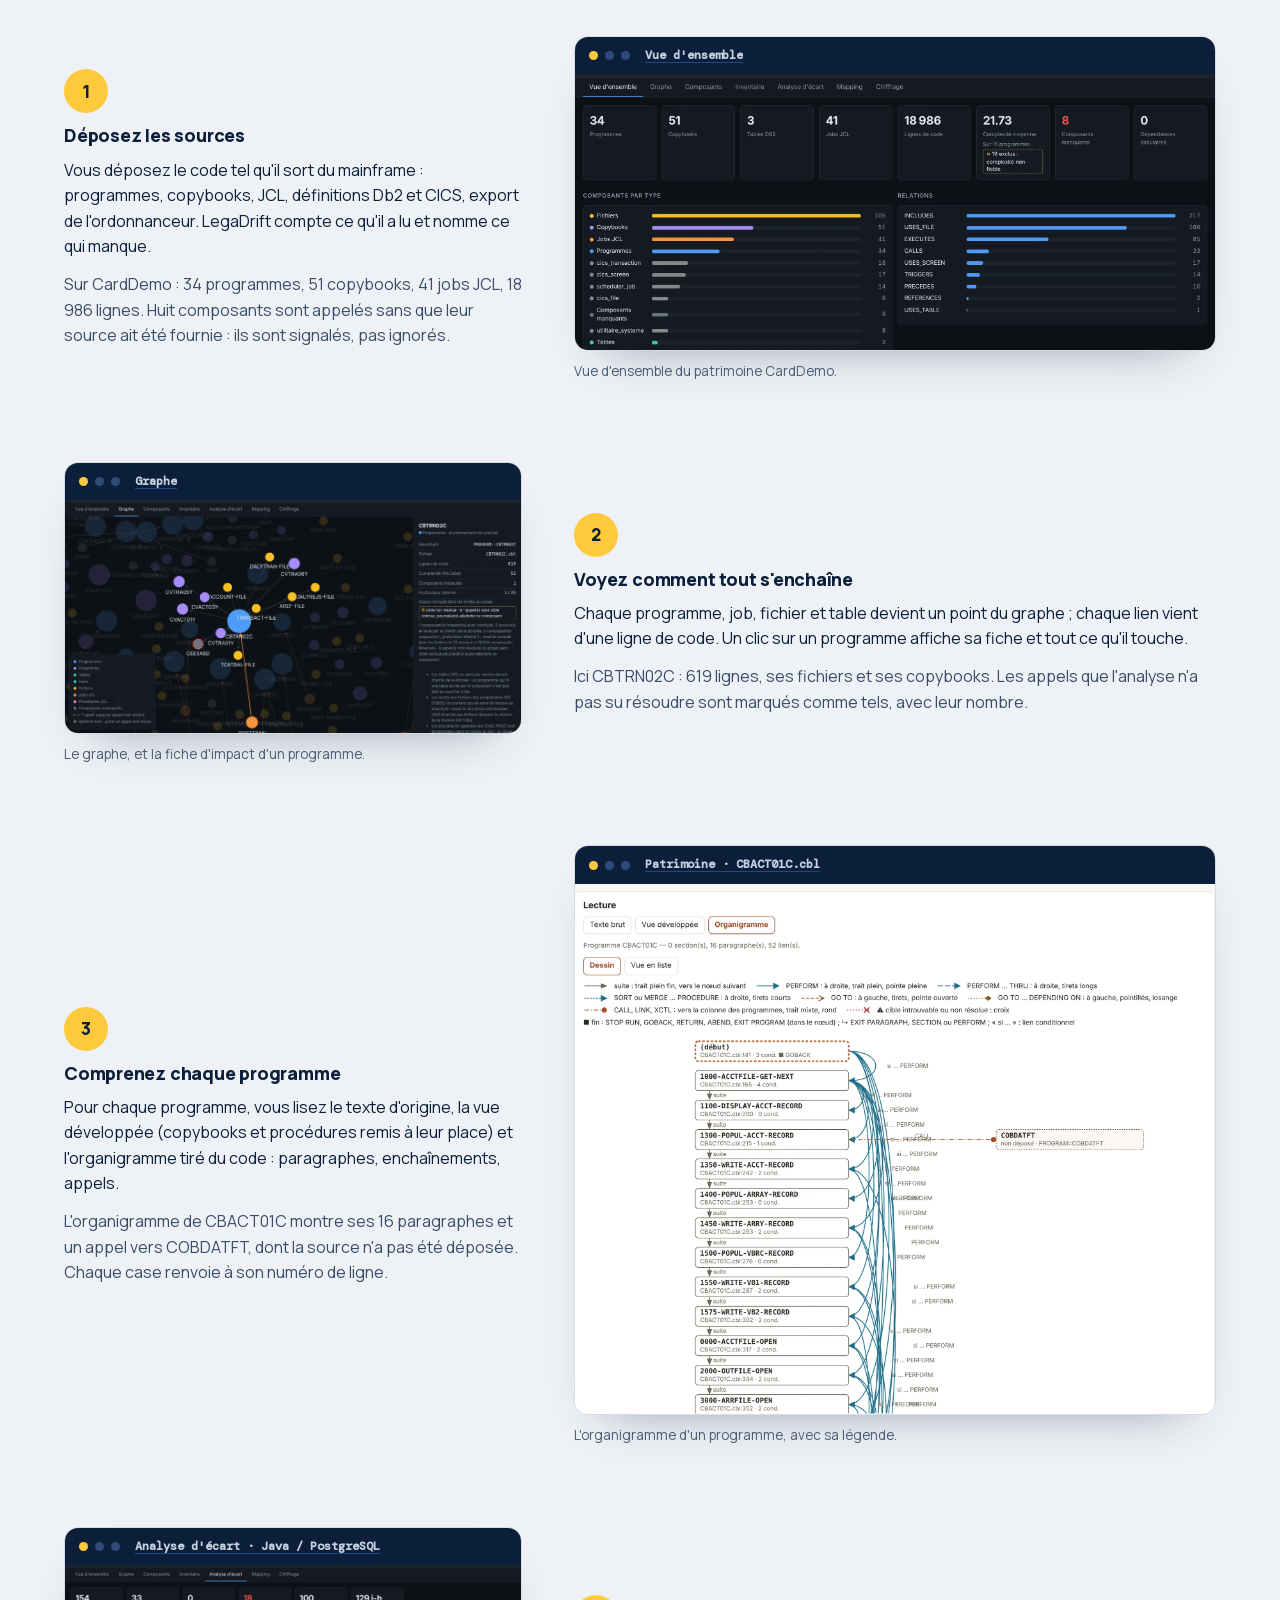
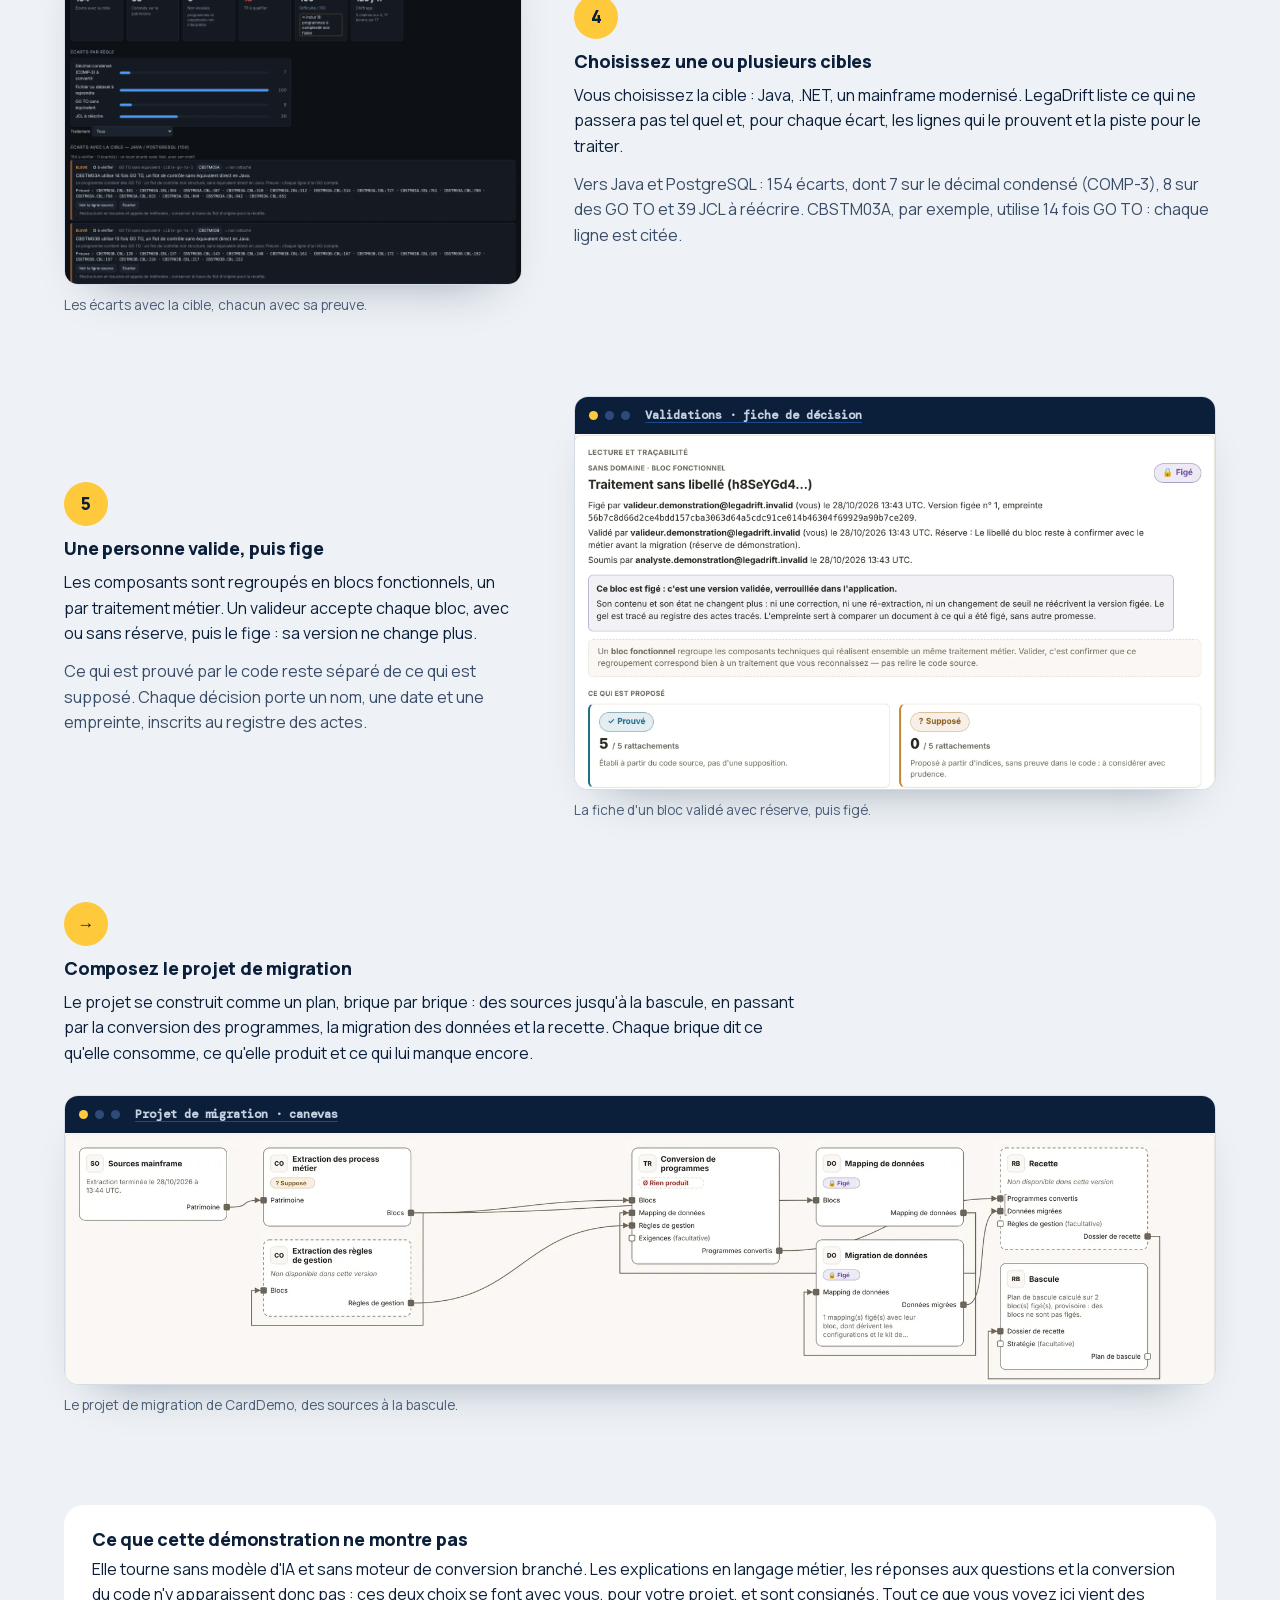
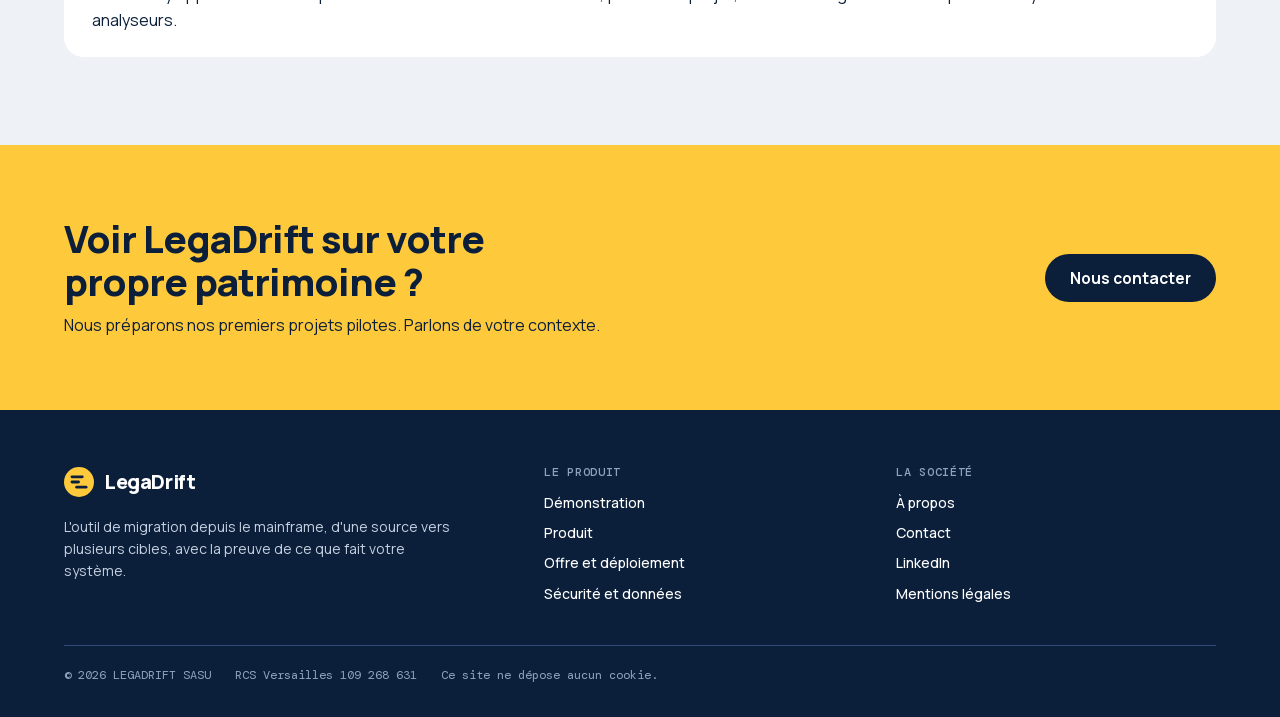
<file: demonstration.html>
<!doctype html>
<html lang="fr">
<head>
<meta charset="utf-8">
<meta name="viewport" content="width=device-width, initial-scale=1, viewport-fit=cover">
<title>Démonstration · LegaDrift</title>
<meta name="description" content="Visite guidée de LegaDrift en vidéo et en captures d'écran, sur AWS CardDemo, une application COBOL publique : inventaire, graphe, organigramme, écarts avec la cible, validation et projet de migration.">
<link rel="canonical" href="https://legadrift.com/demonstration.html">
<meta property="og:type" content="website">
<meta property="og:site_name" content="LegaDrift">
<meta property="og:locale" content="fr_FR">
<meta property="og:title" content="Démonstration · LegaDrift">
<meta property="og:description" content="Visite guidée de LegaDrift en vidéo et en captures d'écran, sur AWS CardDemo, une application COBOL publique : inventaire, graphe, organigramme, écarts avec la cible, validation et projet de migration.">
<meta property="og:url" content="https://legadrift.com/demonstration.html">
<meta property="og:image" content="https://legadrift.com/assets/partage.png">
<meta property="og:image:width" content="1200">
<meta property="og:image:height" content="630">
<meta name="twitter:card" content="summary_large_image">
<meta name="theme-color" content="#0B1F3A">
<link rel="icon" href="assets/logo.svg" type="image/svg+xml">
<link rel="preload" href="assets/fonts/manrope-latin-variable.woff2" as="font" type="font/woff2" crossorigin>
<link rel="stylesheet" href="assets/style.css">
</head>
<body>
<a class="skip" href="#contenu">Aller au contenu</a>
<header class="site-header">
  <div class="wrap nav">
    <a class="wordmark" href="index.html"><svg viewBox="0 0 32 32" aria-hidden="true"><circle cx="16" cy="16" r="16" fill="#FFC93C"/><rect x="7" y="9" width="14" height="3" rx="1.5" fill="#0B1F3A"/><rect x="7" y="14.5" width="10" height="3" rx="1.5" fill="#0B1F3A"/><rect x="12" y="20" width="13" height="3" rx="1.5" fill="#0B1F3A"/></svg><span>Lega<span class="drift">Drift</span></span></a>
    <nav aria-label="Navigation principale">
      <ul class="nav-links">
        <li><a href="demonstration.html" aria-current="page">Démonstration</a></li>
        <li><a href="produit.html">Produit</a></li>
        <li><a href="offre.html">Offre et déploiement</a></li>
        <li><a href="securite.html">Sécurité et données</a></li>
        <li><a href="a-propos.html">À propos</a></li>
      </ul>
    </nav>
    <a class="btn btn-primary btn-small nav-cta" href="contact.html">Nous contacter</a>
  </div>
</header>
<main id="contenu">
<div class="wrap page-head">
  <span class="eyebrow">Démonstration</span>
  <h1>LegaDrift à l'œuvre sur une vraie application COBOL</h1>
  <p class="lede">Toutes les images de cette page viennent de l'outil, lancé sur AWS CardDemo : une application de cartes bancaires en COBOL, CICS et JCL, publiée par AWS sous licence Apache-2.0. Aucune donnée client, aucun chiffre ajouté à la main.</p>
</div>

<section class="section" id="video" style="padding-top:56px">
  <div class="wrap">
    <figure class="shot">
      <div class="shot-frame">
        <div class="shot-bar" aria-hidden="true"><i></i><i></i><i></i><span>Visite guidée · 2 minutes</span></div>
        <video controls preload="none" playsinline width="1280" height="800" poster="assets/outil/visite-guidee.webp" aria-label="Visite guidée de LegaDrift sur AWS CardDemo, sous-titrée, sans son">
          <source src="assets/outil/visite-guidee.mp4" type="video/mp4">
          <a href="assets/outil/visite-guidee.mp4">Télécharger la vidéo de la visite guidée</a>
        </video>
      </div>
      <figcaption>Vidéo sans son, sous-titrée en français. Le parcours suit les cinq étapes décrites plus bas, puis le projet de migration.</figcaption>
    </figure>
  </div>
</section>

<section class="section" style="padding-top:0">
  <div class="wrap">
    <div class="section-head">
      <span class="eyebrow">Écran par écran</span>
      <h2>Ce que vous faites avec LegaDrift, dans l'ordre</h2>
      <p>Cliquez une capture pour la voir en grand.</p>
    </div>

    <div class="tour">
      <div class="tour-step" id="etape-1">
        <div class="tour-text">
          <span class="tour-n" aria-hidden="true">1</span>
          <h3>Déposez les sources</h3>
          <p>Vous déposez le code tel qu'il sort du mainframe : programmes, copybooks, JCL, définitions Db2 et CICS, export de l'ordonnanceur. LegaDrift compte ce qu'il a lu et nomme ce qui manque.</p>
          <p class="muted">Sur CardDemo : 34 programmes, 51 copybooks, 41 jobs JCL, 18 986 lignes. Huit composants sont appelés sans que leur source ait été fournie : ils sont signalés, pas ignorés.</p>
        </div>
        <figure class="shot">
          <a class="shot-frame" href="assets/outil/inventaire.webp"><div class="shot-bar" aria-hidden="true"><i></i><i></i><i></i><span>Vue d'ensemble</span></div><img src="assets/outil/inventaire.webp" width="2000" height="861" loading="lazy" alt="Capture de LegaDrift : vue d'ensemble de CardDemo, avec 34 programmes, 51 copybooks, 3 tables Db2, 41 jobs JCL, 18 986 lignes de code et 8 composants manquants, puis la répartition des composants et des relations"></a>
          <figcaption>Vue d'ensemble du patrimoine CardDemo.</figcaption>
        </figure>
      </div>

      <div class="tour-step" id="etape-2">
        <div class="tour-text">
          <span class="tour-n" aria-hidden="true">2</span>
          <h3>Voyez comment tout s'enchaîne</h3>
          <p>Chaque programme, job, fichier et table devient un point du graphe ; chaque lien vient d'une ligne de code. Un clic sur un programme affiche sa fiche et tout ce qu'il touche.</p>
          <p class="muted">Ici CBTRN02C : 619 lignes, ses fichiers et ses copybooks. Les appels que l'analyse n'a pas su résoudre sont marqués comme tels, avec leur nombre.</p>
        </div>
        <figure class="shot">
          <a class="shot-frame" href="assets/outil/graphe.webp"><div class="shot-bar" aria-hidden="true"><i></i><i></i><i></i><span>Graphe</span></div><img src="assets/outil/graphe.webp" width="2000" height="1019" loading="lazy" alt="Capture de LegaDrift : le graphe de CardDemo centré sur le programme CBTRN02C, relié à ses fichiers et copybooks, avec à droite sa fiche (lignes de code, complexité, composants impactés, appels non résolus)"></a>
          <figcaption>Le graphe, et la fiche d'impact d'un programme.</figcaption>
        </figure>
      </div>

      <div class="tour-step" id="etape-3">
        <div class="tour-text">
          <span class="tour-n" aria-hidden="true">3</span>
          <h3>Comprenez chaque programme</h3>
          <p>Pour chaque programme, vous lisez le texte d'origine, la vue développée (copybooks et procédures remis à leur place) et l'organigramme tiré du code : paragraphes, enchaînements, appels.</p>
          <p class="muted">L'organigramme de CBACT01C montre ses 16 paragraphes et un appel vers COBDATFT, dont la source n'a pas été déposée. Chaque case renvoie à son numéro de ligne.</p>
        </div>
        <figure class="shot">
          <a class="shot-frame" href="assets/outil/organigramme.webp"><div class="shot-bar" aria-hidden="true"><i></i><i></i><i></i><span>Patrimoine · CBACT01C.cbl</span></div><img src="assets/outil/organigramme.webp" width="2000" height="1659" loading="lazy" alt="Capture de LegaDrift : organigramme du programme CBACT01C, ses paragraphes reliés par des PERFORM, et un appel vers COBDATFT marqué non déposé"></a>
          <figcaption>L'organigramme d'un programme, avec sa légende.</figcaption>
        </figure>
      </div>

      <div class="tour-step" id="etape-4">
        <div class="tour-text">
          <span class="tour-n" aria-hidden="true">4</span>
          <h3>Choisissez une ou plusieurs cibles</h3>
          <p>Vous choisissez la cible : Java, .NET, un mainframe modernisé. LegaDrift liste ce qui ne passera pas tel quel et, pour chaque écart, les lignes qui le prouvent et la piste pour le traiter.</p>
          <p class="muted">Vers Java et PostgreSQL : 154 écarts, dont 7 sur le décimal condensé (COMP-3), 8 sur des GO TO et 39 JCL à réécrire. CBSTM03A, par exemple, utilise 14 fois GO TO : chaque ligne est citée.</p>
        </div>
        <figure class="shot">
          <a class="shot-frame" href="assets/outil/ecarts.webp"><div class="shot-bar" aria-hidden="true"><i></i><i></i><i></i><span>Analyse d'écart · Java / PostgreSQL</span></div><img src="assets/outil/ecarts.webp" width="2000" height="1396" loading="lazy" alt="Capture de LegaDrift : analyse d'écart de CardDemo vers Java et PostgreSQL, 154 écarts répartis par règle, et le détail d'un écart sur CBSTM03A avec la liste des lignes qui le prouvent"></a>
          <figcaption>Les écarts avec la cible, chacun avec sa preuve.</figcaption>
        </figure>
      </div>

      <div class="tour-step" id="etape-5">
        <div class="tour-text">
          <span class="tour-n" aria-hidden="true">5</span>
          <h3>Une personne valide, puis fige</h3>
          <p>Les composants sont regroupés en blocs fonctionnels, un par traitement métier. Un valideur accepte chaque bloc, avec ou sans réserve, puis le fige : sa version ne change plus.</p>
          <p class="muted">Ce qui est prouvé par le code reste séparé de ce qui est supposé. Chaque décision porte un nom, une date et une empreinte, inscrits au registre des actes.</p>
        </div>
        <figure class="shot">
          <a class="shot-frame" href="assets/outil/validation.webp"><div class="shot-bar" aria-hidden="true"><i></i><i></i><i></i><span>Validations · fiche de décision</span></div><img src="assets/outil/validation.webp" width="1966" height="1090" loading="lazy" alt="Capture de LegaDrift : fiche de décision d'un bloc figé, validé avec une réserve, avec son empreinte, et le décompte des rattachements prouvés et supposés"></a>
          <figcaption>La fiche d'un bloc validé avec réserve, puis figé.</figcaption>
        </figure>
      </div>

      <div class="tour-step wide" id="etape-6">
        <div class="tour-text">
          <span class="tour-n" aria-hidden="true">→</span>
          <h3>Composez le projet de migration</h3>
          <p>Le projet se construit comme un plan, brique par brique : des sources jusqu'à la bascule, en passant par la conversion des programmes, la migration des données et la recette. Chaque brique dit ce qu'elle consomme, ce qu'elle produit et ce qui lui manque encore.</p>
        </div>
        <figure class="shot">
          <a class="shot-frame" href="assets/outil/canevas.webp"><div class="shot-bar" aria-hidden="true"><i></i><i></i><i></i><span>Projet de migration · canevas</span></div><img src="assets/outil/canevas.webp" width="2000" height="437" loading="lazy" alt="Capture de LegaDrift : le canevas du projet de migration de CardDemo, des sources mainframe à l'extraction des process métier, la conversion des programmes, le mapping et la migration des données, la recette et la bascule"></a>
          <figcaption>Le projet de migration de CardDemo, des sources à la bascule.</figcaption>
        </figure>
      </div>
    </div>
  </div>
</section>

<section class="section" style="padding-top:0">
  <div class="wrap">
    <div class="callout">
      <h3>Ce que cette démonstration ne montre pas</h3>
      <p>Elle tourne sans modèle d'IA et sans moteur de conversion branché. Les explications en langage métier, les réponses aux questions et la conversion du code n'y apparaissent donc pas : ces deux choix se font avec vous, pour votre projet, et sont consignés. Tout ce que vous voyez ici vient des analyseurs.</p>
    </div>
  </div>
</section>

<section class="cta-band">
  <div class="wrap cta-box">
    <div style="display:grid; gap:10px">
      <h2>Voir LegaDrift sur votre propre patrimoine ?</h2>
      <p class="muted">Nous préparons nos premiers projets pilotes. Parlons de votre contexte.</p>
    </div>
    <a class="btn btn-primary" href="contact.html">Nous contacter</a>
  </div>
</section>
</main>
<footer class="site-footer">
  <div class="wrap">
    <div class="footer-grid">
      <div>
        <a class="wordmark" href="index.html"><svg viewBox="0 0 32 32" aria-hidden="true"><circle cx="16" cy="16" r="16" fill="#FFC93C"/><rect x="7" y="9" width="14" height="3" rx="1.5" fill="#0B1F3A"/><rect x="7" y="14.5" width="10" height="3" rx="1.5" fill="#0B1F3A"/><rect x="12" y="20" width="13" height="3" rx="1.5" fill="#0B1F3A"/></svg><span>Lega<span class="drift">Drift</span></span></a>
        <p style="margin-top:12px; max-width:28em">L'outil de migration depuis le mainframe, d'une source vers plusieurs cibles, avec la preuve de ce que fait votre système.</p>
      </div>
      <div>
        <h2>Le produit</h2>
        <ul>
          <li><a href="demonstration.html">Démonstration</a></li>
          <li><a href="produit.html">Produit</a></li>
          <li><a href="offre.html">Offre et déploiement</a></li>
          <li><a href="securite.html">Sécurité et données</a></li>
        </ul>
      </div>
      <div>
        <h2>La société</h2>
        <ul>
          <li><a href="a-propos.html">À propos</a></li>
          <li><a href="contact.html">Contact</a></li>
          <li><a href="https://www.linkedin.com/company/legadrift/" rel="me noopener">LinkedIn</a></li>
          <li><a href="mentions-legales.html">Mentions légales</a></li>
        </ul>
      </div>
    </div>
    <div class="footer-legal">
      <span>© 2026 LEGADRIFT SASU</span>
      <span>RCS Versailles 109 268 631</span>
      <span>Ce site ne dépose aucun cookie.</span>
    </div>
  </div>
</footer>
</body>
</html>
</file>
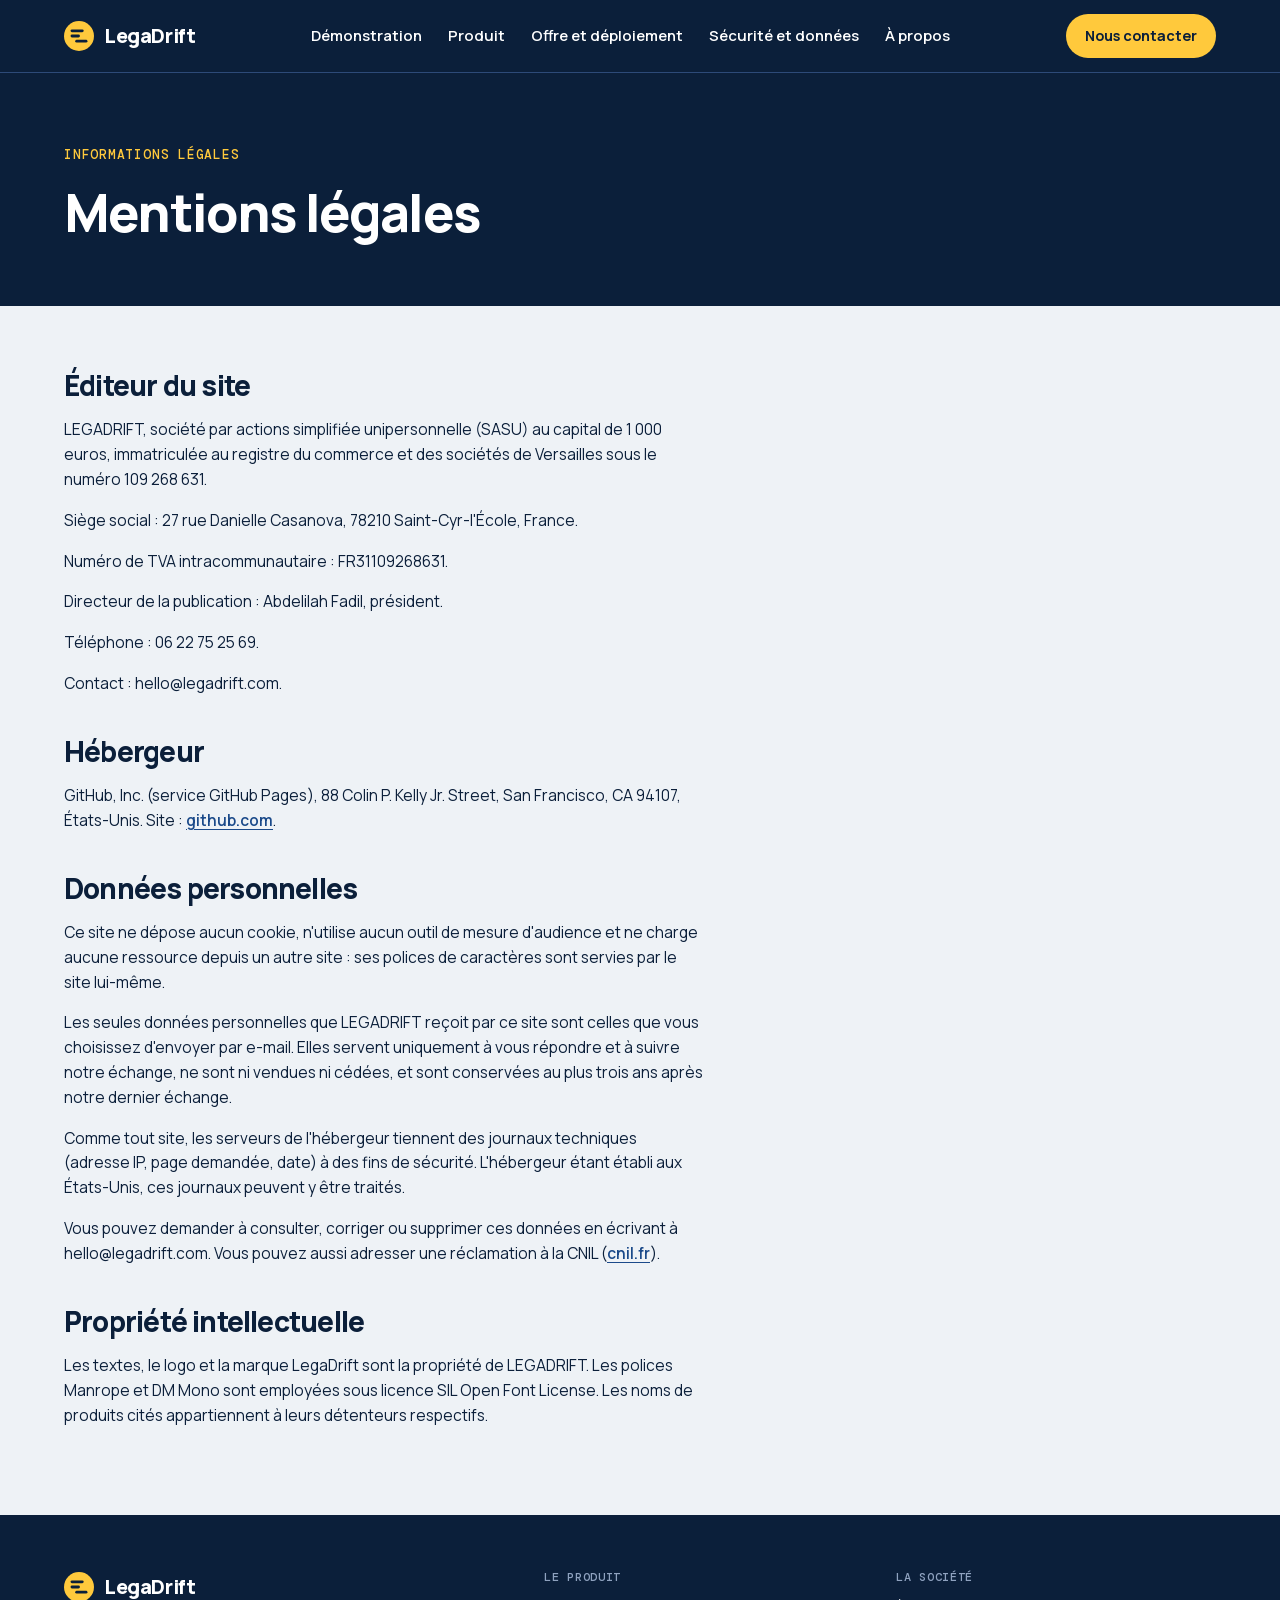
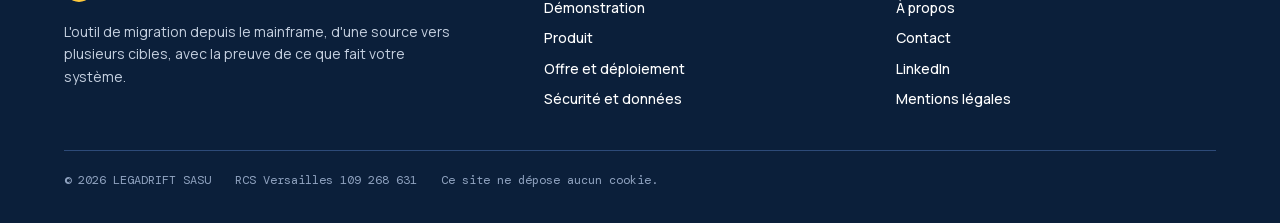
<file: mentions-legales.html>
<!doctype html>
<html lang="fr">
<head>
<meta charset="utf-8">
<meta name="viewport" content="width=device-width, initial-scale=1, viewport-fit=cover">
<title>Mentions légales · LegaDrift</title>
<meta name="description" content="Éditeur, hébergeur et données personnelles du site legadrift.com.">
<link rel="canonical" href="https://legadrift.com/mentions-legales.html">
<meta property="og:type" content="website">
<meta property="og:site_name" content="LegaDrift">
<meta property="og:locale" content="fr_FR">
<meta property="og:title" content="Mentions légales · LegaDrift">
<meta property="og:description" content="Éditeur, hébergeur et données personnelles du site legadrift.com.">
<meta property="og:url" content="https://legadrift.com/mentions-legales.html">
<meta property="og:image" content="https://legadrift.com/assets/partage.png">
<meta property="og:image:width" content="1200">
<meta property="og:image:height" content="630">
<meta name="twitter:card" content="summary_large_image">
<meta name="theme-color" content="#0B1F3A">
<link rel="icon" href="assets/logo.svg" type="image/svg+xml">
<link rel="preload" href="assets/fonts/manrope-latin-variable.woff2" as="font" type="font/woff2" crossorigin>
<link rel="stylesheet" href="assets/style.css">
</head>
<body>
<a class="skip" href="#contenu">Aller au contenu</a>
<header class="site-header">
  <div class="wrap nav">
    <a class="wordmark" href="index.html"><svg viewBox="0 0 32 32" aria-hidden="true"><circle cx="16" cy="16" r="16" fill="#FFC93C"/><rect x="7" y="9" width="14" height="3" rx="1.5" fill="#0B1F3A"/><rect x="7" y="14.5" width="10" height="3" rx="1.5" fill="#0B1F3A"/><rect x="12" y="20" width="13" height="3" rx="1.5" fill="#0B1F3A"/></svg><span>Lega<span class="drift">Drift</span></span></a>
    <nav aria-label="Navigation principale">
      <ul class="nav-links">
        <li><a href="demonstration.html">Démonstration</a></li>
        <li><a href="produit.html">Produit</a></li>
        <li><a href="offre.html">Offre et déploiement</a></li>
        <li><a href="securite.html">Sécurité et données</a></li>
        <li><a href="a-propos.html">À propos</a></li>
      </ul>
    </nav>
    <a class="btn btn-primary btn-small nav-cta" href="contact.html">Nous contacter</a>
  </div>
</header>
<main id="contenu">
<div class="wrap page-head">
  <span class="eyebrow">Informations légales</span>
  <h1>Mentions légales</h1>
</div>

<section class="section legal" style="padding-top:24px">
  <div class="wrap">
    <div class="prose">
      <h2 style="margin-top:0">Éditeur du site</h2>
      <p>LEGADRIFT, société par actions simplifiée unipersonnelle (SASU) au capital de 1&nbsp;000 euros, immatriculée au registre du commerce et des sociétés de Versailles sous le numéro 109 268 631.</p>
      <p>Siège social : 27 rue Danielle Casanova, 78210 Saint-Cyr-l'École, France.</p>
      <p>Numéro de TVA intracommunautaire : FR31109268631.</p>
      <p>Directeur de la publication : Abdelilah Fadil, président.</p>
      <p>Téléphone : 06 22 75 25 69.</p>
      <p>Contact : hello@legadrift.com.</p>

      <h2>Hébergeur</h2>
      <p>GitHub, Inc. (service GitHub Pages), 88 Colin P. Kelly Jr. Street, San Francisco, CA 94107, États-Unis. Site : <a href="https://github.com">github.com</a>.</p>

      <h2>Données personnelles</h2>
      <p>Ce site ne dépose aucun cookie, n'utilise aucun outil de mesure d'audience et ne charge aucune ressource depuis un autre site : ses polices de caractères sont servies par le site lui-même.</p>
      <p>Les seules données personnelles que LEGADRIFT reçoit par ce site sont celles que vous choisissez d'envoyer par e-mail. Elles servent uniquement à vous répondre et à suivre notre échange, ne sont ni vendues ni cédées, et sont conservées au plus trois ans après notre dernier échange.</p>
      <p>Comme tout site, les serveurs de l'hébergeur tiennent des journaux techniques (adresse IP, page demandée, date) à des fins de sécurité. L'hébergeur étant établi aux États-Unis, ces journaux peuvent y être traités.</p>
      <p>Vous pouvez demander à consulter, corriger ou supprimer ces données en écrivant à hello@legadrift.com. Vous pouvez aussi adresser une réclamation à la CNIL (<a href="https://www.cnil.fr">cnil.fr</a>).</p>

      <h2>Propriété intellectuelle</h2>
      <p>Les textes, le logo et la marque LegaDrift sont la propriété de LEGADRIFT. Les polices Manrope et DM Mono sont employées sous licence SIL Open Font License. Les noms de produits cités appartiennent à leurs détenteurs respectifs.</p>
    </div>
  </div>
</section>
</main>
<footer class="site-footer">
  <div class="wrap">
    <div class="footer-grid">
      <div>
        <a class="wordmark" href="index.html"><svg viewBox="0 0 32 32" aria-hidden="true"><circle cx="16" cy="16" r="16" fill="#FFC93C"/><rect x="7" y="9" width="14" height="3" rx="1.5" fill="#0B1F3A"/><rect x="7" y="14.5" width="10" height="3" rx="1.5" fill="#0B1F3A"/><rect x="12" y="20" width="13" height="3" rx="1.5" fill="#0B1F3A"/></svg><span>Lega<span class="drift">Drift</span></span></a>
        <p style="margin-top:12px; max-width:28em">L'outil de migration depuis le mainframe, d'une source vers plusieurs cibles, avec la preuve de ce que fait votre système.</p>
      </div>
      <div>
        <h2>Le produit</h2>
        <ul>
          <li><a href="demonstration.html">Démonstration</a></li>
          <li><a href="produit.html">Produit</a></li>
          <li><a href="offre.html">Offre et déploiement</a></li>
          <li><a href="securite.html">Sécurité et données</a></li>
        </ul>
      </div>
      <div>
        <h2>La société</h2>
        <ul>
          <li><a href="a-propos.html">À propos</a></li>
          <li><a href="contact.html">Contact</a></li>
          <li><a href="https://www.linkedin.com/company/legadrift/" rel="me noopener">LinkedIn</a></li>
          <li><a href="mentions-legales.html">Mentions légales</a></li>
        </ul>
      </div>
    </div>
    <div class="footer-legal">
      <span>© 2026 LEGADRIFT SASU</span>
      <span>RCS Versailles 109 268 631</span>
      <span>Ce site ne dépose aucun cookie.</span>
    </div>
  </div>
</footer>
</body>
</html>
</file>
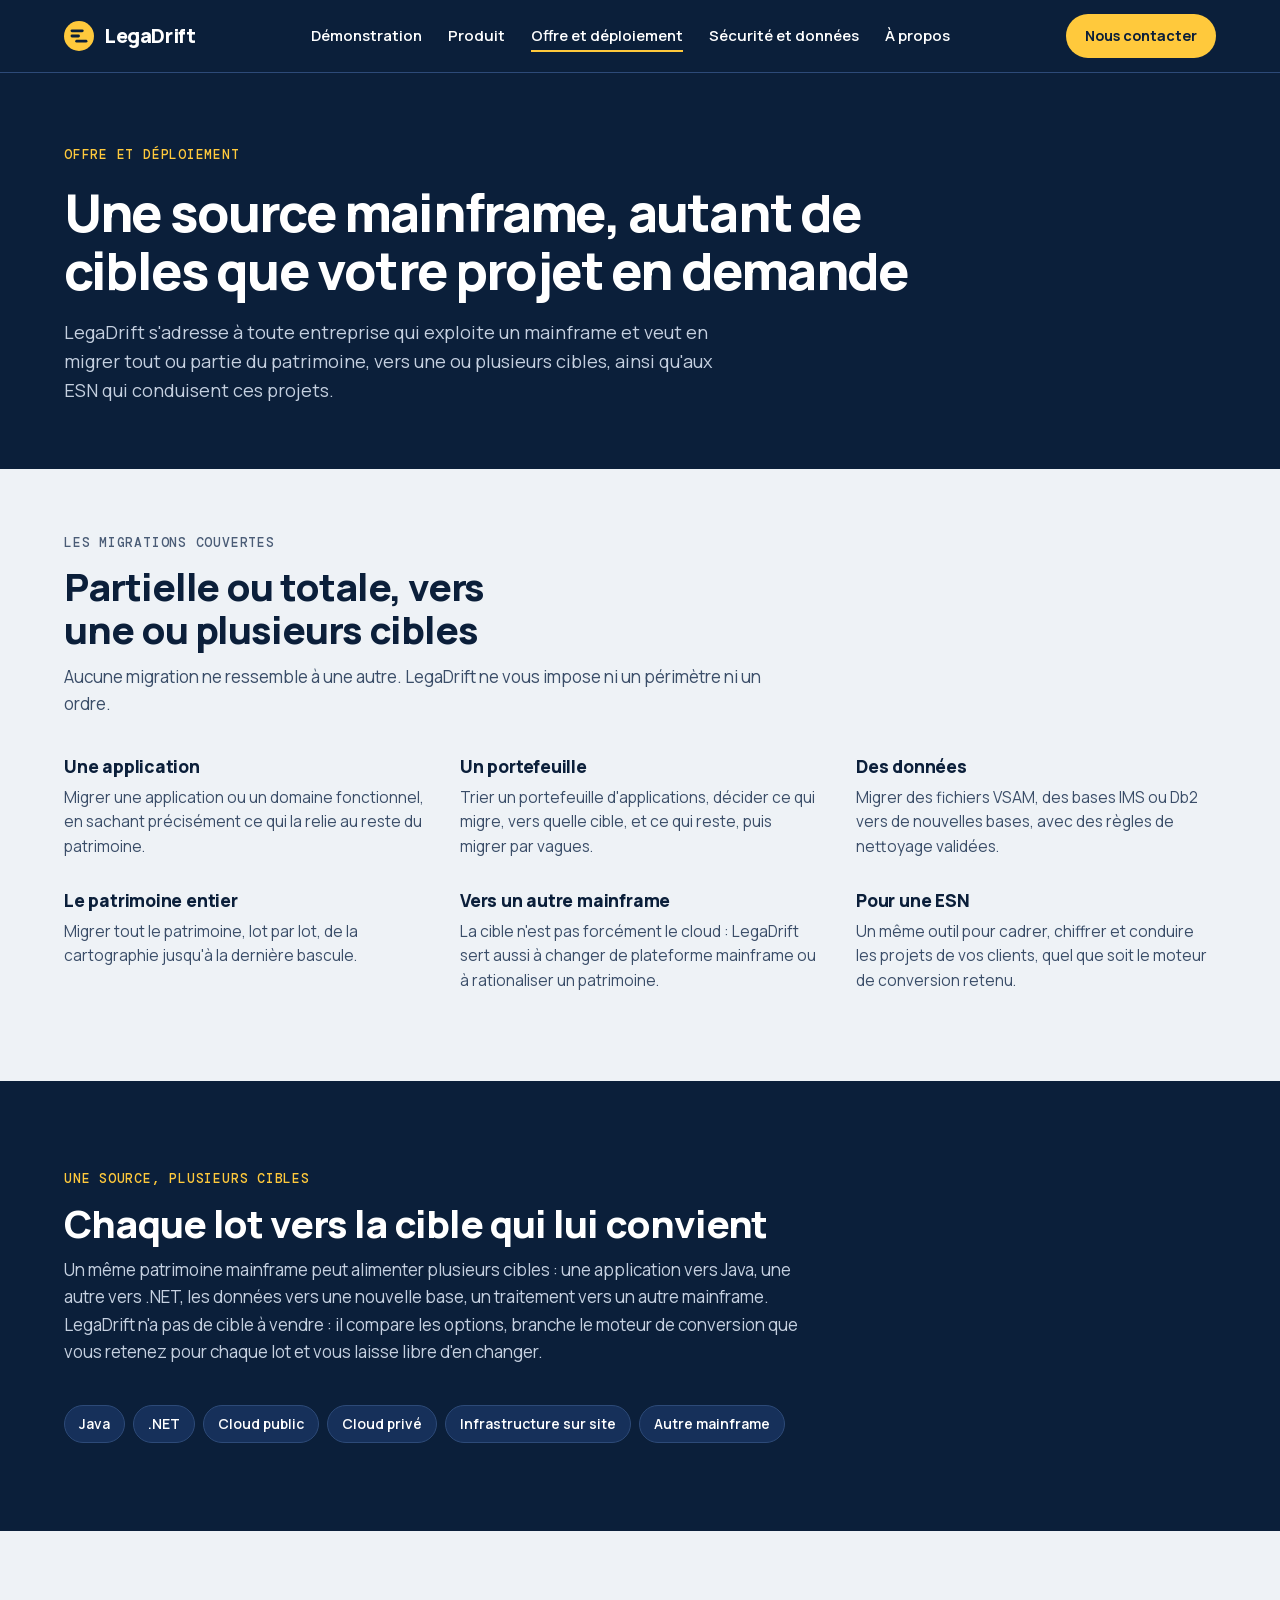
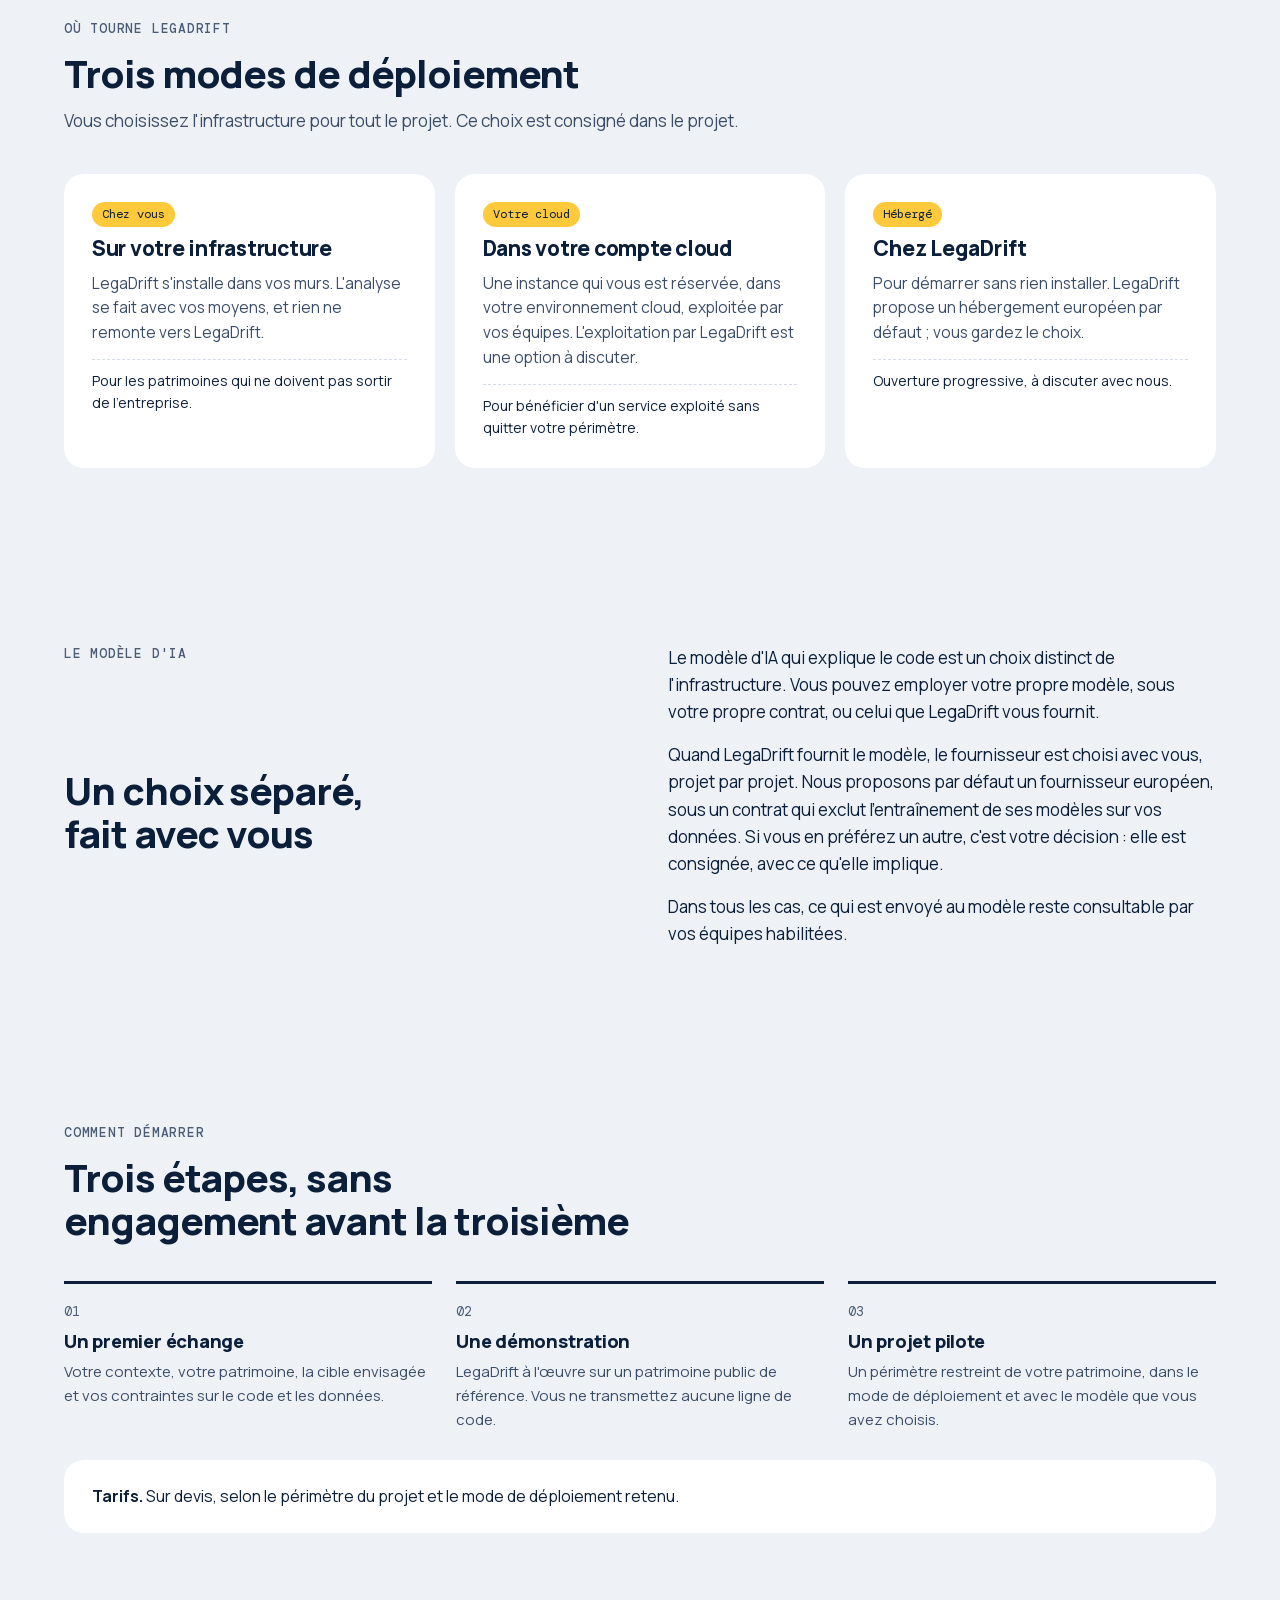
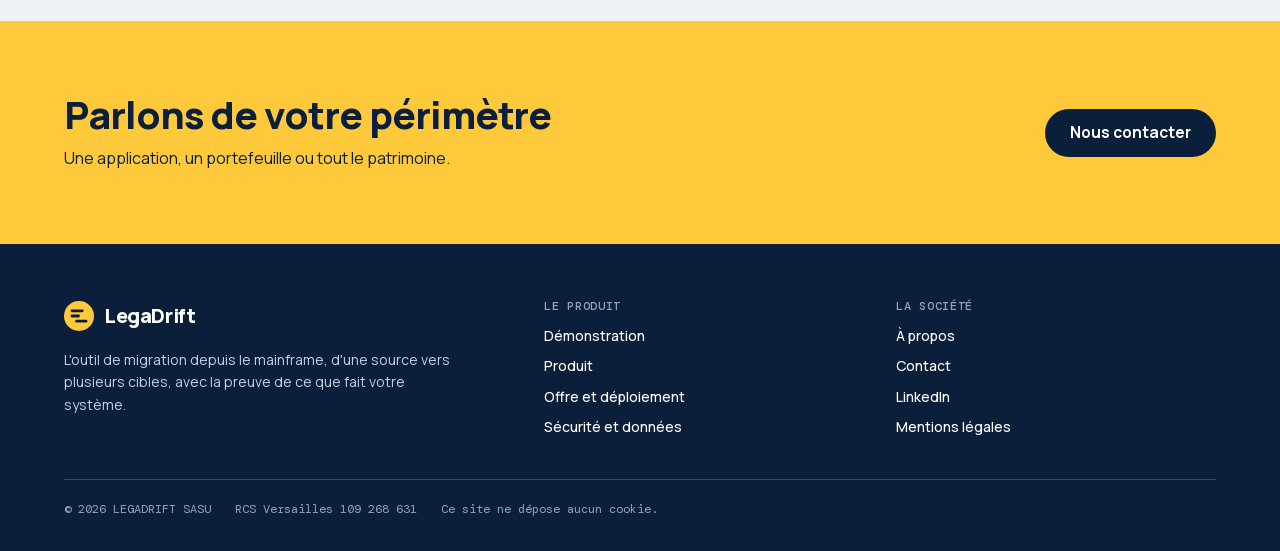
<file: offre.html>
<!doctype html>
<html lang="fr">
<head>
<meta charset="utf-8">
<meta name="viewport" content="width=device-width, initial-scale=1, viewport-fit=cover">
<title>Offre et déploiement · LegaDrift</title>
<meta name="description" content="Pour qui est LegaDrift, quelles migrations depuis le mainframe il couvre, vers une ou plusieurs cibles, où il s'exécute, quel modèle d'IA il emploie, et comment démarrer.">
<link rel="canonical" href="https://legadrift.com/offre.html">
<meta property="og:type" content="website">
<meta property="og:site_name" content="LegaDrift">
<meta property="og:locale" content="fr_FR">
<meta property="og:title" content="Offre et déploiement · LegaDrift">
<meta property="og:description" content="Pour qui est LegaDrift, quelles migrations depuis le mainframe il couvre, vers une ou plusieurs cibles, où il s'exécute, quel modèle d'IA il emploie, et comment démarrer.">
<meta property="og:url" content="https://legadrift.com/offre.html">
<meta property="og:image" content="https://legadrift.com/assets/partage.png">
<meta property="og:image:width" content="1200">
<meta property="og:image:height" content="630">
<meta name="twitter:card" content="summary_large_image">
<meta name="theme-color" content="#0B1F3A">
<link rel="icon" href="assets/logo.svg" type="image/svg+xml">
<link rel="preload" href="assets/fonts/manrope-latin-variable.woff2" as="font" type="font/woff2" crossorigin>
<link rel="stylesheet" href="assets/style.css">
</head>
<body>
<a class="skip" href="#contenu">Aller au contenu</a>
<header class="site-header">
  <div class="wrap nav">
    <a class="wordmark" href="index.html"><svg viewBox="0 0 32 32" aria-hidden="true"><circle cx="16" cy="16" r="16" fill="#FFC93C"/><rect x="7" y="9" width="14" height="3" rx="1.5" fill="#0B1F3A"/><rect x="7" y="14.5" width="10" height="3" rx="1.5" fill="#0B1F3A"/><rect x="12" y="20" width="13" height="3" rx="1.5" fill="#0B1F3A"/></svg><span>Lega<span class="drift">Drift</span></span></a>
    <nav aria-label="Navigation principale">
      <ul class="nav-links">
        <li><a href="demonstration.html">Démonstration</a></li>
        <li><a href="produit.html">Produit</a></li>
        <li><a href="offre.html" aria-current="page">Offre et déploiement</a></li>
        <li><a href="securite.html">Sécurité et données</a></li>
        <li><a href="a-propos.html">À propos</a></li>
      </ul>
    </nav>
    <a class="btn btn-primary btn-small nav-cta" href="contact.html">Nous contacter</a>
  </div>
</header>
<main id="contenu">
<div class="wrap page-head">
  <span class="eyebrow">Offre et déploiement</span>
  <h1>Une source mainframe, autant de cibles que votre projet en demande</h1>
  <p class="lede">LegaDrift s'adresse à toute entreprise qui exploite un mainframe et veut en migrer tout ou partie du patrimoine, vers une ou plusieurs cibles, ainsi qu'aux ESN qui conduisent ces projets.</p>
</div>

<section class="section">
  <div class="wrap">
    <div class="section-head">
      <span class="eyebrow">Les migrations couvertes</span>
      <h2>Partielle ou totale, vers une ou plusieurs cibles</h2>
      <p>Aucune migration ne ressemble à une autre. LegaDrift ne vous impose ni un périmètre ni un ordre.</p>
    </div>
    <div class="features">
      <div class="feature"><h3>Une application</h3><p>Migrer une application ou un domaine fonctionnel, en sachant précisément ce qui la relie au reste du patrimoine.</p></div>
      <div class="feature"><h3>Un portefeuille</h3><p>Trier un portefeuille d'applications, décider ce qui migre, vers quelle cible, et ce qui reste, puis migrer par vagues.</p></div>
      <div class="feature"><h3>Des données</h3><p>Migrer des fichiers VSAM, des bases IMS ou Db2 vers de nouvelles bases, avec des règles de nettoyage validées.</p></div>
      <div class="feature"><h3>Le patrimoine entier</h3><p>Migrer tout le patrimoine, lot par lot, de la cartographie jusqu'à la dernière bascule.</p></div>
      <div class="feature"><h3>Vers un autre mainframe</h3><p>La cible n'est pas forcément le cloud : LegaDrift sert aussi à changer de plateforme mainframe ou à rationaliser un patrimoine.</p></div>
      <div class="feature"><h3>Pour une ESN</h3><p>Un même outil pour cadrer, chiffrer et conduire les projets de vos clients, quel que soit le moteur de conversion retenu.</p></div>
    </div>
  </div>
</section>

<section class="section band">
  <div class="wrap">
    <div class="section-head">
      <span class="eyebrow">Une source, plusieurs cibles</span>
      <h2>Chaque lot vers la cible qui lui convient</h2>
      <p>Un même patrimoine mainframe peut alimenter plusieurs cibles : une application vers Java, une autre vers .NET, les données vers une nouvelle base, un traitement vers un autre mainframe. LegaDrift n'a pas de cible à vendre : il compare les options, branche le moteur de conversion que vous retenez pour chaque lot et vous laisse libre d'en changer.</p>
    </div>
    <ul class="chips"><li>Java</li><li>.NET</li><li>Cloud public</li><li>Cloud privé</li><li>Infrastructure sur site</li><li>Autre mainframe</li></ul>
  </div>
</section>

<section class="section" id="deploiement">
  <div class="wrap">
    <div class="section-head">
      <span class="eyebrow">Où tourne LegaDrift</span>
      <h2>Trois modes de déploiement</h2>
      <p>Vous choisissez l'infrastructure pour tout le projet. Ce choix est consigné dans le projet.</p>
    </div>
    <div class="modes">
      <div class="mode">
        <span class="tag">Chez vous</span>
        <h3>Sur votre infrastructure</h3>
        <p>LegaDrift s'installe dans vos murs. L'analyse se fait avec vos moyens, et rien ne remonte vers LegaDrift.</p>
        <p class="avail">Pour les patrimoines qui ne doivent pas sortir de l'entreprise.</p>
      </div>
      <div class="mode">
        <span class="tag">Votre cloud</span>
        <h3>Dans votre compte cloud</h3>
        <p>Une instance qui vous est réservée, dans votre environnement cloud, exploitée par vos équipes. L'exploitation par LegaDrift est une option à discuter.</p>
        <p class="avail">Pour bénéficier d'un service exploité sans quitter votre périmètre.</p>
      </div>
      <div class="mode">
        <span class="tag">Hébergé</span>
        <h3>Chez LegaDrift</h3>
        <p>Pour démarrer sans rien installer. LegaDrift propose un hébergement européen par défaut ; vous gardez le choix.</p>
        <p class="avail">Ouverture progressive, à discuter avec nous.</p>
      </div>
    </div>
  </div>
</section>

<section class="section" id="modele">
  <div class="wrap split">
    <div class="section-head" style="margin-bottom:0">
      <span class="eyebrow">Le modèle d'IA</span>
      <h2>Un choix séparé, fait avec vous</h2>
    </div>
    <div class="prose">
      <p>Le modèle d'IA qui explique le code est un choix distinct de l'infrastructure. Vous pouvez employer votre propre modèle, sous votre propre contrat, ou celui que LegaDrift vous fournit.</p>
      <p>Quand LegaDrift fournit le modèle, le fournisseur est choisi avec vous, projet par projet. Nous proposons par défaut un fournisseur européen, sous un contrat qui exclut l'entraînement de ses modèles sur vos données. Si vous en préférez un autre, c'est votre décision : elle est consignée, avec ce qu'elle implique.</p>
      <p>Dans tous les cas, ce qui est envoyé au modèle reste consultable par vos équipes habilitées.</p>
    </div>
  </div>
</section>

<section class="section" id="demarrer">
  <div class="wrap">
    <div class="section-head">
      <span class="eyebrow">Comment démarrer</span>
      <h2>Trois étapes, sans engagement avant la troisième</h2>
    </div>
    <ol class="journey" style="grid-template-columns:repeat(3,minmax(0,1fr))">
      <li><span class="n">01</span><h3>Un premier échange</h3><p>Votre contexte, votre patrimoine, la cible envisagée et vos contraintes sur le code et les données.</p></li>
      <li><span class="n">02</span><h3>Une démonstration</h3><p>LegaDrift à l'œuvre sur un patrimoine public de référence. Vous ne transmettez aucune ligne de code.</p></li>
      <li><span class="n">03</span><h3>Un projet pilote</h3><p>Un périmètre restreint de votre patrimoine, dans le mode de déploiement et avec le modèle que vous avez choisis.</p></li>
    </ol>
    <div class="callout" style="margin-top:28px">
      <p><strong>Tarifs.</strong> Sur devis, selon le périmètre du projet et le mode de déploiement retenu.</p>
    </div>
  </div>
</section>

<section class="cta-band">
  <div class="wrap cta-box">
    <div style="display:grid; gap:10px">
      <h2>Parlons de votre périmètre</h2>
      <p class="muted">Une application, un portefeuille ou tout le patrimoine.</p>
    </div>
    <a class="btn btn-primary" href="contact.html">Nous contacter</a>
  </div>
</section>
</main>
<footer class="site-footer">
  <div class="wrap">
    <div class="footer-grid">
      <div>
        <a class="wordmark" href="index.html"><svg viewBox="0 0 32 32" aria-hidden="true"><circle cx="16" cy="16" r="16" fill="#FFC93C"/><rect x="7" y="9" width="14" height="3" rx="1.5" fill="#0B1F3A"/><rect x="7" y="14.5" width="10" height="3" rx="1.5" fill="#0B1F3A"/><rect x="12" y="20" width="13" height="3" rx="1.5" fill="#0B1F3A"/></svg><span>Lega<span class="drift">Drift</span></span></a>
        <p style="margin-top:12px; max-width:28em">L'outil de migration depuis le mainframe, d'une source vers plusieurs cibles, avec la preuve de ce que fait votre système.</p>
      </div>
      <div>
        <h2>Le produit</h2>
        <ul>
          <li><a href="demonstration.html">Démonstration</a></li>
          <li><a href="produit.html">Produit</a></li>
          <li><a href="offre.html">Offre et déploiement</a></li>
          <li><a href="securite.html">Sécurité et données</a></li>
        </ul>
      </div>
      <div>
        <h2>La société</h2>
        <ul>
          <li><a href="a-propos.html">À propos</a></li>
          <li><a href="contact.html">Contact</a></li>
          <li><a href="https://www.linkedin.com/company/legadrift/" rel="me noopener">LinkedIn</a></li>
          <li><a href="mentions-legales.html">Mentions légales</a></li>
        </ul>
      </div>
    </div>
    <div class="footer-legal">
      <span>© 2026 LEGADRIFT SASU</span>
      <span>RCS Versailles 109 268 631</span>
      <span>Ce site ne dépose aucun cookie.</span>
    </div>
  </div>
</footer>
</body>
</html>
</file>
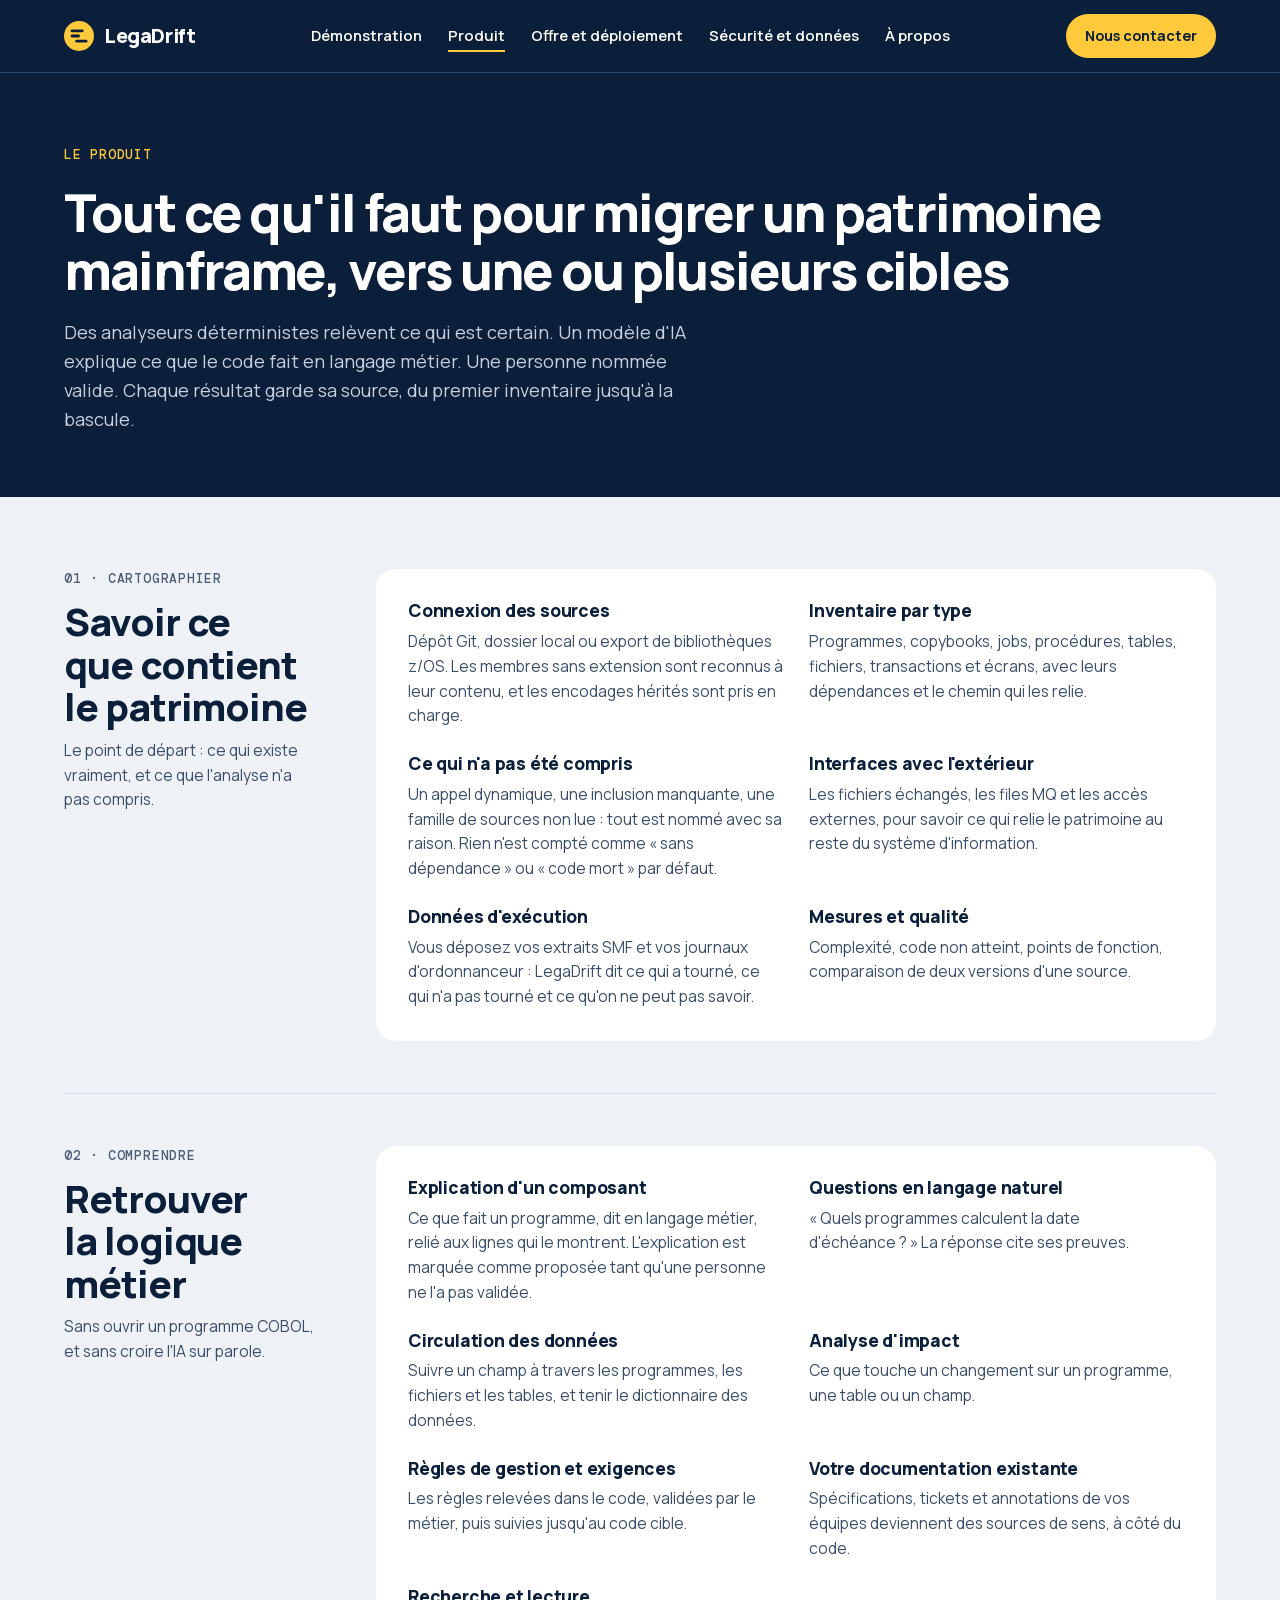
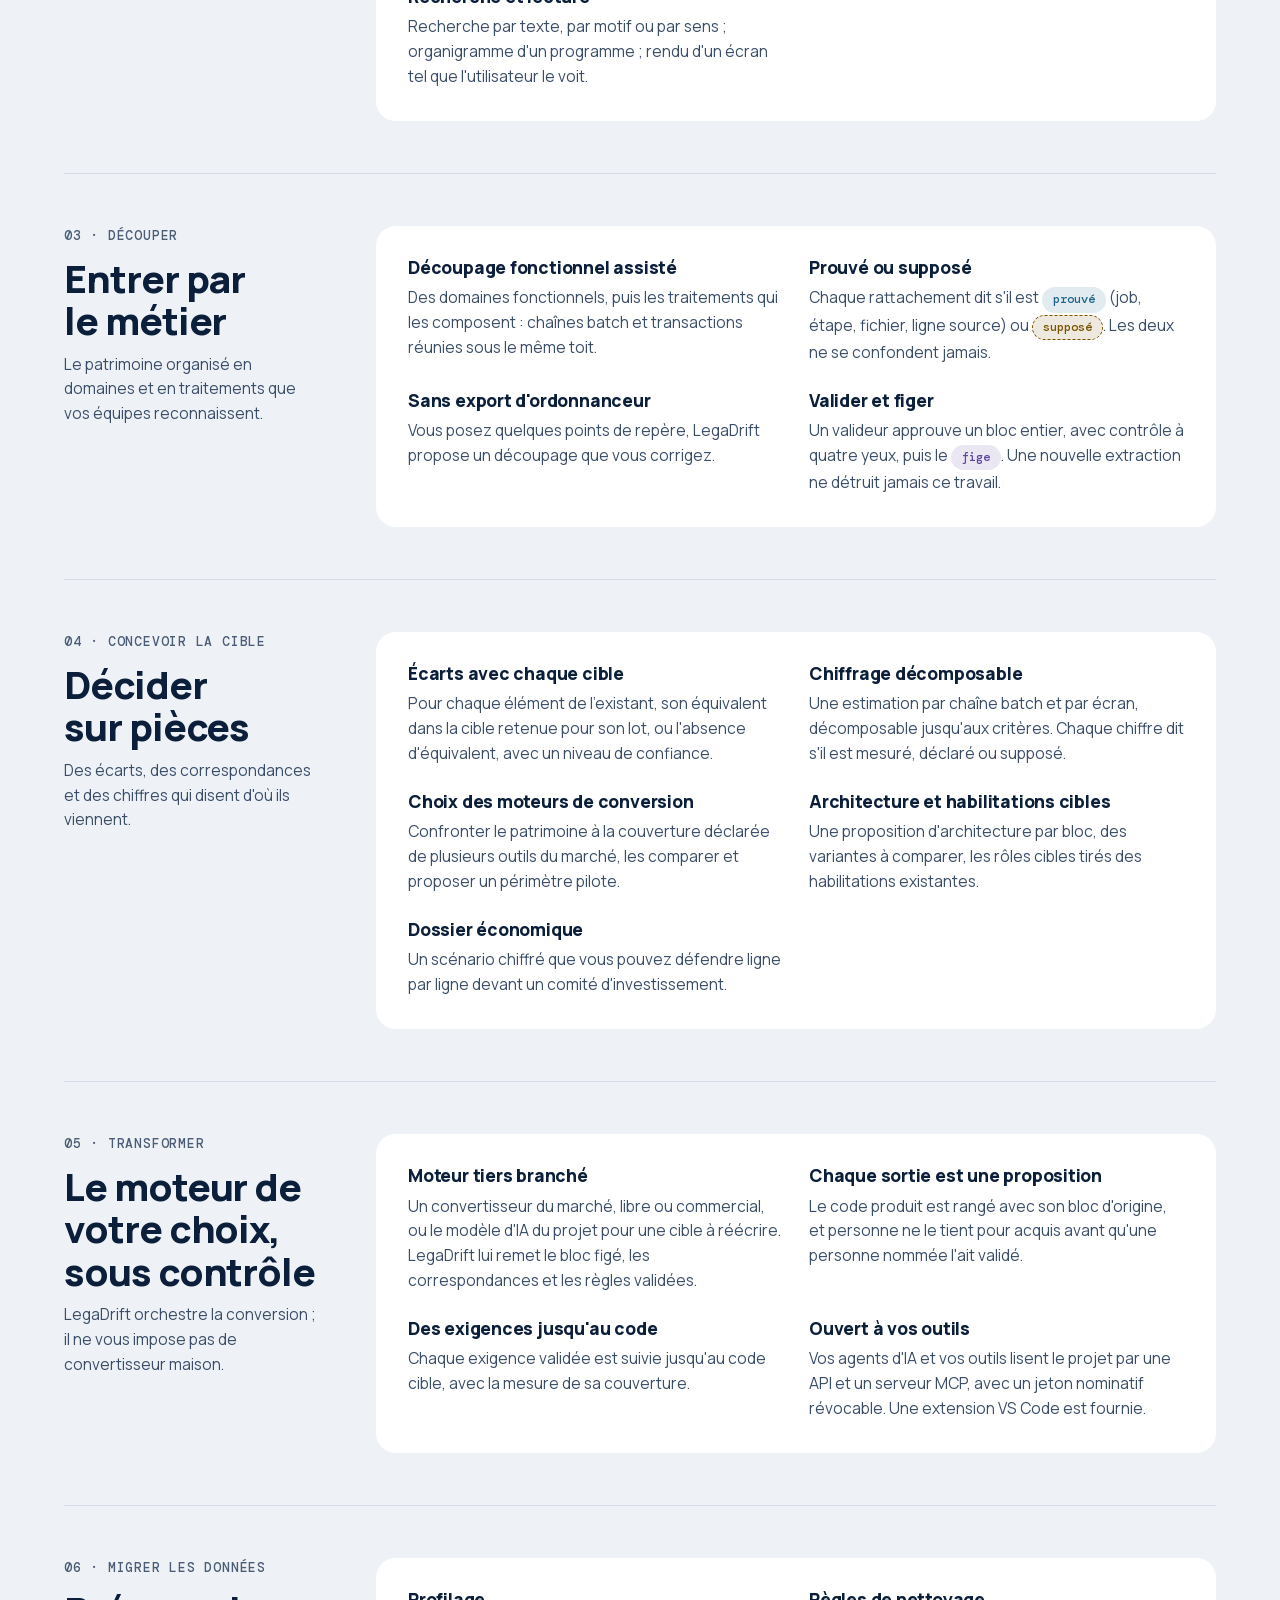
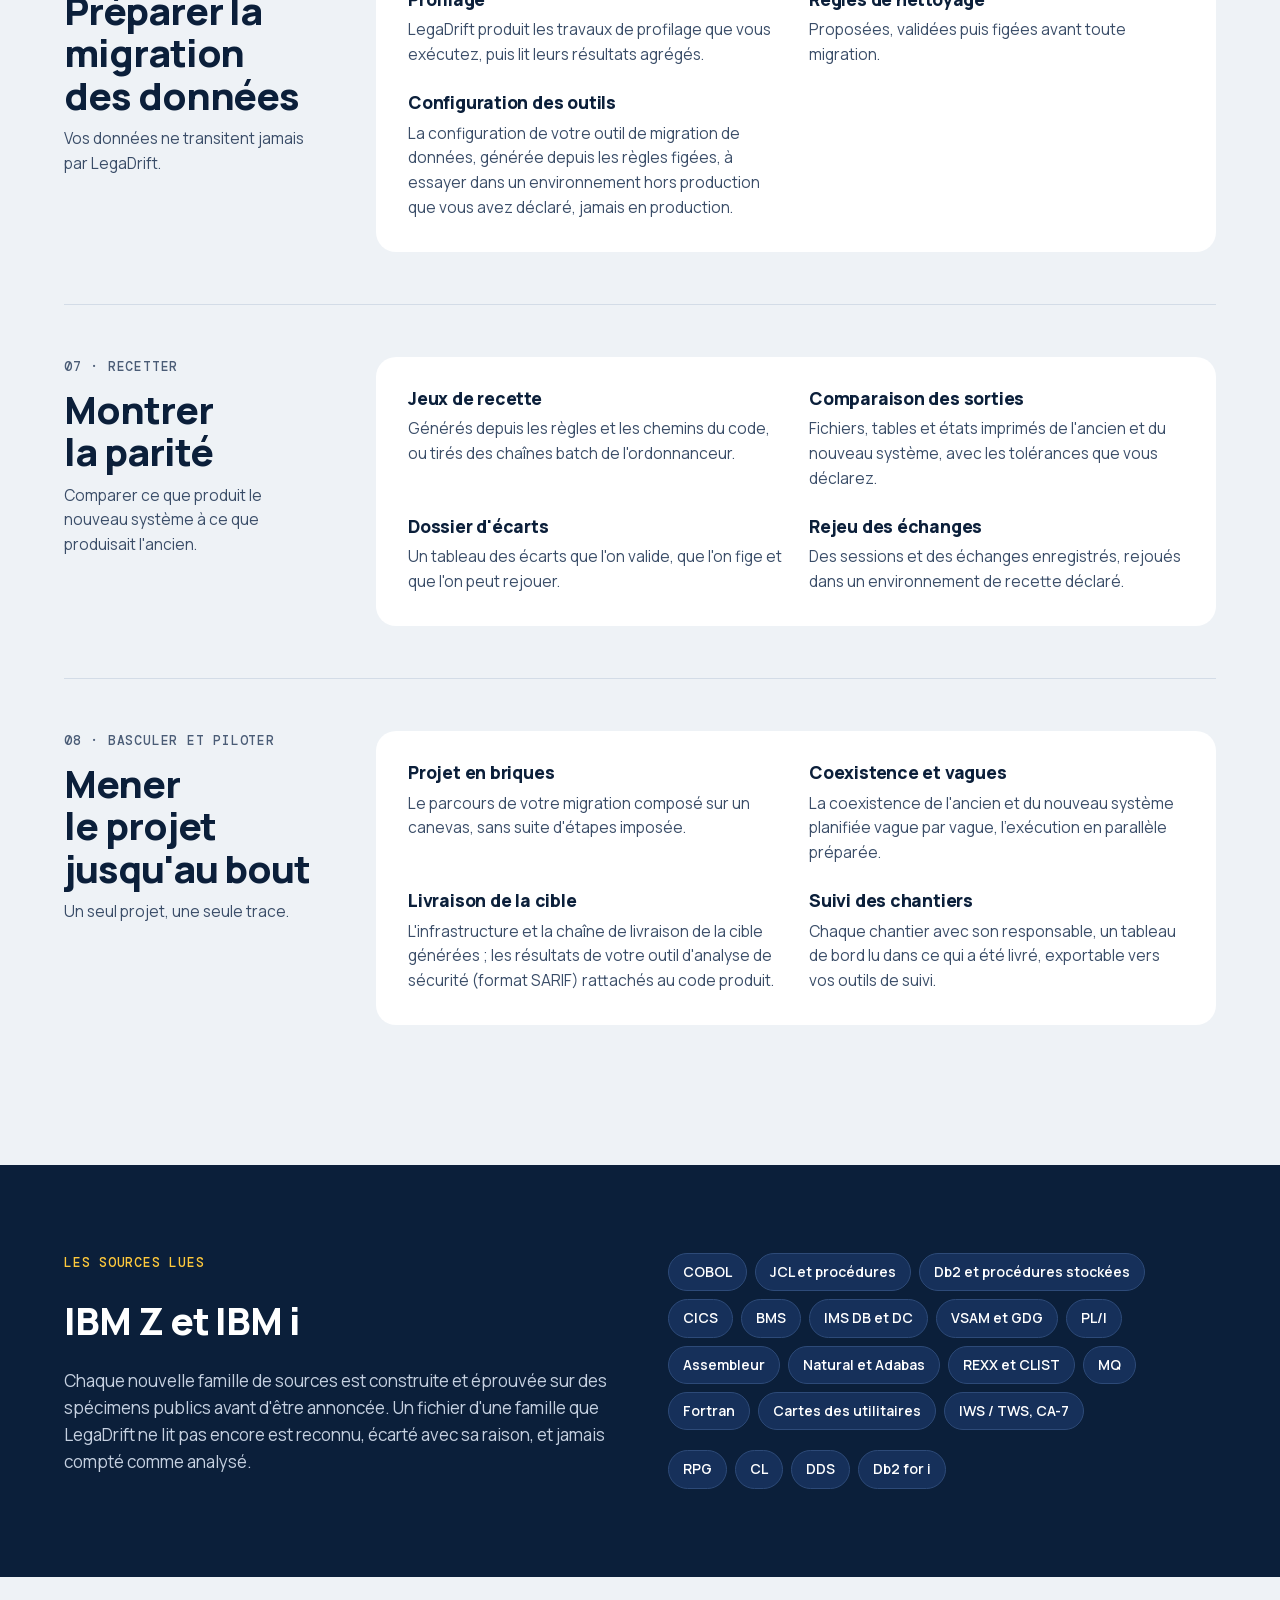
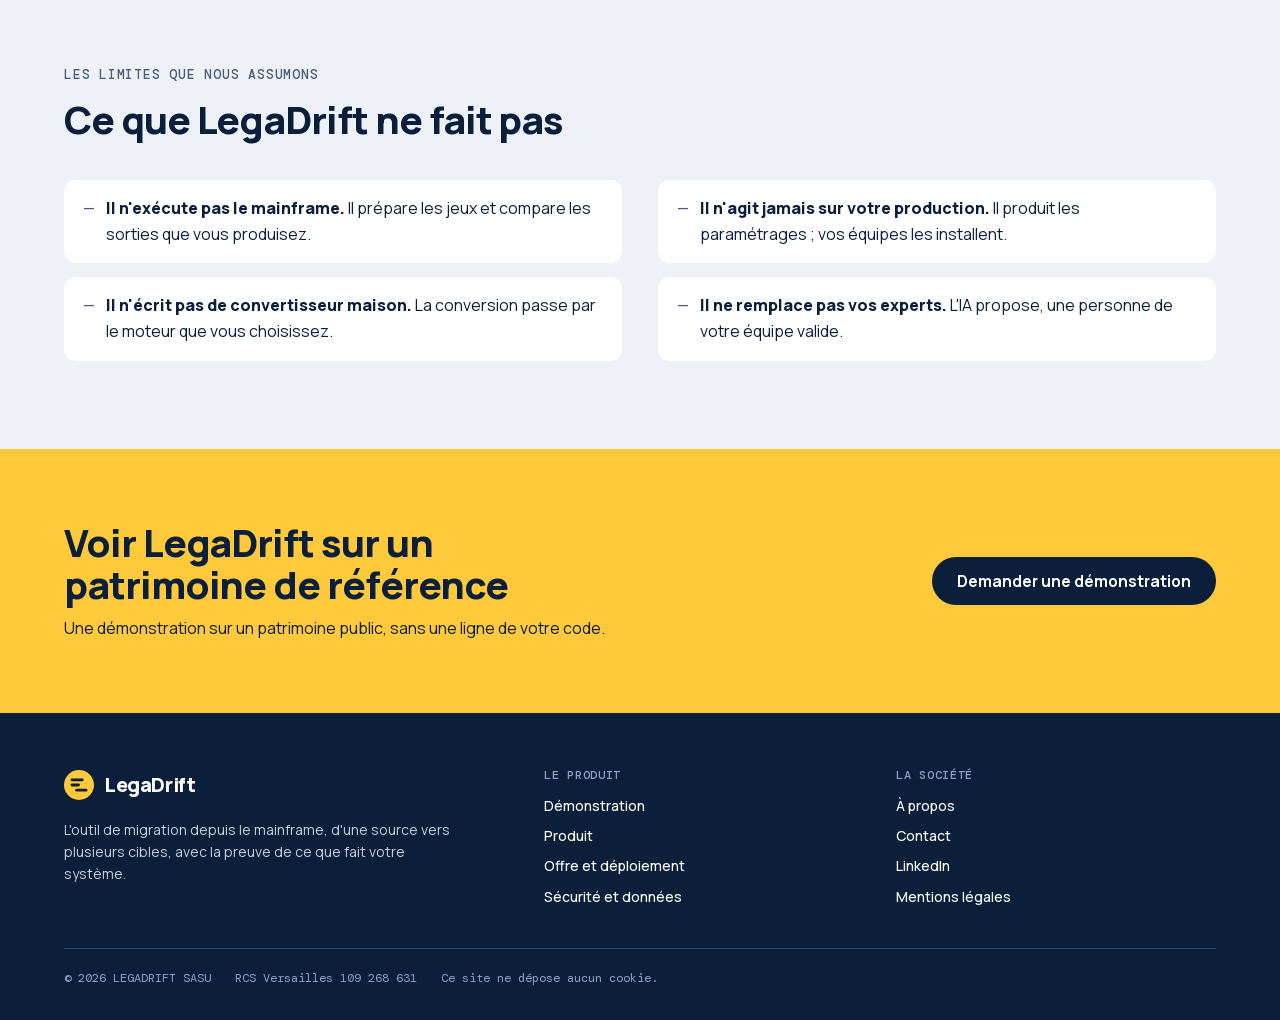
<file: produit.html>
<!doctype html>
<html lang="fr">
<head>
<meta charset="utf-8">
<meta name="viewport" content="width=device-width, initial-scale=1, viewport-fit=cover">
<title>Produit · LegaDrift</title>
<meta name="description" content="Ce que fait LegaDrift à chaque étape d'une migration mainframe : cartographier, comprendre, découper, concevoir la cible, transformer, migrer les données, recetter, basculer.">
<link rel="canonical" href="https://legadrift.com/produit.html">
<meta property="og:type" content="website">
<meta property="og:site_name" content="LegaDrift">
<meta property="og:locale" content="fr_FR">
<meta property="og:title" content="Produit · LegaDrift">
<meta property="og:description" content="Ce que fait LegaDrift à chaque étape d'une migration mainframe : cartographier, comprendre, découper, concevoir la cible, transformer, migrer les données, recetter, basculer.">
<meta property="og:url" content="https://legadrift.com/produit.html">
<meta property="og:image" content="https://legadrift.com/assets/partage.png">
<meta property="og:image:width" content="1200">
<meta property="og:image:height" content="630">
<meta name="twitter:card" content="summary_large_image">
<meta name="theme-color" content="#0B1F3A">
<link rel="icon" href="assets/logo.svg" type="image/svg+xml">
<link rel="preload" href="assets/fonts/manrope-latin-variable.woff2" as="font" type="font/woff2" crossorigin>
<link rel="stylesheet" href="assets/style.css">
</head>
<body>
<a class="skip" href="#contenu">Aller au contenu</a>
<header class="site-header">
  <div class="wrap nav">
    <a class="wordmark" href="index.html"><svg viewBox="0 0 32 32" aria-hidden="true"><circle cx="16" cy="16" r="16" fill="#FFC93C"/><rect x="7" y="9" width="14" height="3" rx="1.5" fill="#0B1F3A"/><rect x="7" y="14.5" width="10" height="3" rx="1.5" fill="#0B1F3A"/><rect x="12" y="20" width="13" height="3" rx="1.5" fill="#0B1F3A"/></svg><span>Lega<span class="drift">Drift</span></span></a>
    <nav aria-label="Navigation principale">
      <ul class="nav-links">
        <li><a href="demonstration.html">Démonstration</a></li>
        <li><a href="produit.html" aria-current="page">Produit</a></li>
        <li><a href="offre.html">Offre et déploiement</a></li>
        <li><a href="securite.html">Sécurité et données</a></li>
        <li><a href="a-propos.html">À propos</a></li>
      </ul>
    </nav>
    <a class="btn btn-primary btn-small nav-cta" href="contact.html">Nous contacter</a>
  </div>
</header>
<main id="contenu">
<div class="wrap page-head">
  <span class="eyebrow">Le produit</span>
  <h1>Tout ce qu'il faut pour migrer un patrimoine mainframe, vers une ou plusieurs cibles</h1>
  <p class="lede">Des analyseurs déterministes relèvent ce qui est certain. Un modèle d'IA explique ce que le code fait en langage métier. Une personne nommée valide. Chaque résultat garde sa source, du premier inventaire jusqu'à la bascule.</p>
</div>

<section class="section" style="padding-top:24px">
  <div class="wrap">

    <div class="stage" id="cartographier">
      <div class="stage-head"><span class="eyebrow">01 · Cartographier</span><h2>Savoir ce que contient le patrimoine</h2><p>Le point de départ : ce qui existe vraiment, et ce que l'analyse n'a pas compris.</p></div>
      <div class="stage-body features two">
        <div class="feature"><h3>Connexion des sources</h3><p>Dépôt Git, dossier local ou export de bibliothèques z/OS. Les membres sans extension sont reconnus à leur contenu, et les encodages hérités sont pris en charge.</p></div>
        <div class="feature"><h3>Inventaire par type</h3><p>Programmes, copybooks, jobs, procédures, tables, fichiers, transactions et écrans, avec leurs dépendances et le chemin qui les relie.</p></div>
        <div class="feature"><h3>Ce qui n'a pas été compris</h3><p>Un appel dynamique, une inclusion manquante, une famille de sources non lue : tout est nommé avec sa raison. Rien n'est compté comme « sans dépendance » ou « code mort » par défaut.</p></div>
        <div class="feature"><h3>Interfaces avec l'extérieur</h3><p>Les fichiers échangés, les files MQ et les accès externes, pour savoir ce qui relie le patrimoine au reste du système d'information.</p></div>
        <div class="feature"><h3>Données d'exécution</h3><p>Vous déposez vos extraits SMF et vos journaux d'ordonnanceur : LegaDrift dit ce qui a tourné, ce qui n'a pas tourné et ce qu'on ne peut pas savoir.</p></div>
        <div class="feature"><h3>Mesures et qualité</h3><p>Complexité, code non atteint, points de fonction, comparaison de deux versions d'une source.</p></div>
      </div>
    </div>

    <div class="stage" id="comprendre">
      <div class="stage-head"><span class="eyebrow">02 · Comprendre</span><h2>Retrouver la logique métier</h2><p>Sans ouvrir un programme COBOL, et sans croire l'IA sur parole.</p></div>
      <div class="stage-body features two">
        <div class="feature"><h3>Explication d'un composant</h3><p>Ce que fait un programme, dit en langage métier, relié aux lignes qui le montrent. L'explication est marquée comme proposée tant qu'une personne ne l'a pas validée.</p></div>
        <div class="feature"><h3>Questions en langage naturel</h3><p>« Quels programmes calculent la date d'échéance ? » La réponse cite ses preuves.</p></div>
        <div class="feature"><h3>Circulation des données</h3><p>Suivre un champ à travers les programmes, les fichiers et les tables, et tenir le dictionnaire des données.</p></div>
        <div class="feature"><h3>Analyse d'impact</h3><p>Ce que touche un changement sur un programme, une table ou un champ.</p></div>
        <div class="feature"><h3>Règles de gestion et exigences</h3><p>Les règles relevées dans le code, validées par le métier, puis suivies jusqu'au code cible.</p></div>
        <div class="feature"><h3>Votre documentation existante</h3><p>Spécifications, tickets et annotations de vos équipes deviennent des sources de sens, à côté du code.</p></div>
        <div class="feature"><h3>Recherche et lecture</h3><p>Recherche par texte, par motif ou par sens ; organigramme d'un programme ; rendu d'un écran tel que l'utilisateur le voit.</p></div>
      </div>
    </div>

    <div class="stage" id="decouper">
      <div class="stage-head"><span class="eyebrow">03 · Découper</span><h2>Entrer par le métier</h2><p>Le patrimoine organisé en domaines et en traitements que vos équipes reconnaissent.</p></div>
      <div class="stage-body features two">
        <div class="feature"><h3>Découpage fonctionnel assisté</h3><p>Des domaines fonctionnels, puis les traitements qui les composent : chaînes batch et transactions réunies sous le même toit.</p></div>
        <div class="feature"><h3>Prouvé ou supposé</h3><p>Chaque rattachement dit s'il est <span class="status status-prouve">prouvé</span> (job, étape, fichier, ligne source) ou <span class="status status-suppose">supposé</span>. Les deux ne se confondent jamais.</p></div>
        <div class="feature"><h3>Sans export d'ordonnanceur</h3><p>Vous posez quelques points de repère, LegaDrift propose un découpage que vous corrigez.</p></div>
        <div class="feature"><h3>Valider et figer</h3><p>Un valideur approuve un bloc entier, avec contrôle à quatre yeux, puis le <span class="status status-fige">fige</span>. Une nouvelle extraction ne détruit jamais ce travail.</p></div>
      </div>
    </div>

    <div class="stage" id="concevoir">
      <div class="stage-head"><span class="eyebrow">04 · Concevoir la cible</span><h2>Décider sur pièces</h2><p>Des écarts, des correspondances et des chiffres qui disent d'où ils viennent.</p></div>
      <div class="stage-body features two">
        <div class="feature"><h3>Écarts avec chaque cible</h3><p>Pour chaque élément de l'existant, son équivalent dans la cible retenue pour son lot, ou l'absence d'équivalent, avec un niveau de confiance.</p></div>
        <div class="feature"><h3>Chiffrage décomposable</h3><p>Une estimation par chaîne batch et par écran, décomposable jusqu'aux critères. Chaque chiffre dit s'il est mesuré, déclaré ou supposé.</p></div>
        <div class="feature"><h3>Choix des moteurs de conversion</h3><p>Confronter le patrimoine à la couverture déclarée de plusieurs outils du marché, les comparer et proposer un périmètre pilote.</p></div>
        <div class="feature"><h3>Architecture et habilitations cibles</h3><p>Une proposition d'architecture par bloc, des variantes à comparer, les rôles cibles tirés des habilitations existantes.</p></div>
        <div class="feature"><h3>Dossier économique</h3><p>Un scénario chiffré que vous pouvez défendre ligne par ligne devant un comité d'investissement.</p></div>
      </div>
    </div>

    <div class="stage" id="transformer">
      <div class="stage-head"><span class="eyebrow">05 · Transformer</span><h2>Le moteur de votre choix, sous contrôle</h2><p>LegaDrift orchestre la conversion ; il ne vous impose pas de convertisseur maison.</p></div>
      <div class="stage-body features two">
        <div class="feature"><h3>Moteur tiers branché</h3><p>Un convertisseur du marché, libre ou commercial, ou le modèle d'IA du projet pour une cible à réécrire. LegaDrift lui remet le bloc figé, les correspondances et les règles validées.</p></div>
        <div class="feature"><h3>Chaque sortie est une proposition</h3><p>Le code produit est rangé avec son bloc d'origine, et personne ne le tient pour acquis avant qu'une personne nommée l'ait validé.</p></div>
        <div class="feature"><h3>Des exigences jusqu'au code</h3><p>Chaque exigence validée est suivie jusqu'au code cible, avec la mesure de sa couverture.</p></div>
        <div class="feature"><h3>Ouvert à vos outils</h3><p>Vos agents d'IA et vos outils lisent le projet par une API et un serveur MCP, avec un jeton nominatif révocable. Une extension VS Code est fournie.</p></div>
      </div>
    </div>

    <div class="stage" id="donnees">
      <div class="stage-head"><span class="eyebrow">06 · Migrer les données</span><h2>Préparer la migration des données</h2><p>Vos données ne transitent jamais par LegaDrift.</p></div>
      <div class="stage-body features two">
        <div class="feature"><h3>Profilage</h3><p>LegaDrift produit les travaux de profilage que vous exécutez, puis lit leurs résultats agrégés.</p></div>
        <div class="feature"><h3>Règles de nettoyage</h3><p>Proposées, validées puis figées avant toute migration.</p></div>
        <div class="feature"><h3>Configuration des outils</h3><p>La configuration de votre outil de migration de données, générée depuis les règles figées, à essayer dans un environnement hors production que vous avez déclaré, jamais en production.</p></div>
      </div>
    </div>

    <div class="stage" id="recetter">
      <div class="stage-head"><span class="eyebrow">07 · Recetter</span><h2>Montrer la parité</h2><p>Comparer ce que produit le nouveau système à ce que produisait l'ancien.</p></div>
      <div class="stage-body features two">
        <div class="feature"><h3>Jeux de recette</h3><p>Générés depuis les règles et les chemins du code, ou tirés des chaînes batch de l'ordonnanceur.</p></div>
        <div class="feature"><h3>Comparaison des sorties</h3><p>Fichiers, tables et états imprimés de l'ancien et du nouveau système, avec les tolérances que vous déclarez.</p></div>
        <div class="feature"><h3>Dossier d'écarts</h3><p>Un tableau des écarts que l'on valide, que l'on fige et que l'on peut rejouer.</p></div>
        <div class="feature"><h3>Rejeu des échanges</h3><p>Des sessions et des échanges enregistrés, rejoués dans un environnement de recette déclaré.</p></div>
      </div>
    </div>

    <div class="stage" id="basculer">
      <div class="stage-head"><span class="eyebrow">08 · Basculer et piloter</span><h2>Mener le projet jusqu'au bout</h2><p>Un seul projet, une seule trace.</p></div>
      <div class="stage-body features two">
        <div class="feature"><h3>Projet en briques</h3><p>Le parcours de votre migration composé sur un canevas, sans suite d'étapes imposée.</p></div>
        <div class="feature"><h3>Coexistence et vagues</h3><p>La coexistence de l'ancien et du nouveau système planifiée vague par vague, l'exécution en parallèle préparée.</p></div>
        <div class="feature"><h3>Livraison de la cible</h3><p>L'infrastructure et la chaîne de livraison de la cible générées ; les résultats de votre outil d'analyse de sécurité (format SARIF) rattachés au code produit.</p></div>
        <div class="feature"><h3>Suivi des chantiers</h3><p>Chaque chantier avec son responsable, un tableau de bord lu dans ce qui a été livré, exportable vers vos outils de suivi.</p></div>
      </div>
    </div>
  </div>
</section>

<section class="section band" id="sources">
  <div class="wrap split">
    <div class="section-head" style="margin-bottom:0">
      <span class="eyebrow">Les sources lues</span>
      <h2>IBM Z et IBM i</h2>
      <p>Chaque nouvelle famille de sources est construite et éprouvée sur des spécimens publics avant d'être annoncée. Un fichier d'une famille que LegaDrift ne lit pas encore est reconnu, écarté avec sa raison, et jamais compté comme analysé.</p>
    </div>
    <div style="display:grid; gap:20px; align-content:start">
      <ul class="chips"><li>COBOL</li><li>JCL et procédures</li><li>Db2 et procédures stockées</li><li>CICS</li><li>BMS</li><li>IMS DB et DC</li><li>VSAM et GDG</li><li>PL/I</li><li>Assembleur</li><li>Natural et Adabas</li><li>REXX et CLIST</li><li>MQ</li><li>Fortran</li><li>Cartes des utilitaires</li><li>IWS / TWS, CA-7</li></ul>
      <ul class="chips"><li>RPG</li><li>CL</li><li>DDS</li><li>Db2 for i</li></ul>
    </div>
  </div>
</section>

<section class="section">
  <div class="wrap">
    <div class="section-head">
      <span class="eyebrow">Les limites que nous assumons</span>
      <h2>Ce que LegaDrift ne fait pas</h2>
    </div>
    <ul class="limits">
      <li><span><strong>Il n'exécute pas le mainframe.</strong> Il prépare les jeux et compare les sorties que vous produisez.</span></li>
      <li><span><strong>Il n'agit jamais sur votre production.</strong> Il produit les paramétrages ; vos équipes les installent.</span></li>
      <li><span><strong>Il n'écrit pas de convertisseur maison.</strong> La conversion passe par le moteur que vous choisissez.</span></li>
      <li><span><strong>Il ne remplace pas vos experts.</strong> L'IA propose, une personne de votre équipe valide.</span></li>
    </ul>
  </div>
</section>

<section class="cta-band">
  <div class="wrap cta-box">
    <div style="display:grid; gap:10px">
      <h2>Voir LegaDrift sur un patrimoine de référence</h2>
      <p class="muted">Une démonstration sur un patrimoine public, sans une ligne de votre code.</p>
    </div>
    <a class="btn btn-primary" href="contact.html">Demander une démonstration</a>
  </div>
</section>
</main>
<footer class="site-footer">
  <div class="wrap">
    <div class="footer-grid">
      <div>
        <a class="wordmark" href="index.html"><svg viewBox="0 0 32 32" aria-hidden="true"><circle cx="16" cy="16" r="16" fill="#FFC93C"/><rect x="7" y="9" width="14" height="3" rx="1.5" fill="#0B1F3A"/><rect x="7" y="14.5" width="10" height="3" rx="1.5" fill="#0B1F3A"/><rect x="12" y="20" width="13" height="3" rx="1.5" fill="#0B1F3A"/></svg><span>Lega<span class="drift">Drift</span></span></a>
        <p style="margin-top:12px; max-width:28em">L'outil de migration depuis le mainframe, d'une source vers plusieurs cibles, avec la preuve de ce que fait votre système.</p>
      </div>
      <div>
        <h2>Le produit</h2>
        <ul>
          <li><a href="demonstration.html">Démonstration</a></li>
          <li><a href="produit.html">Produit</a></li>
          <li><a href="offre.html">Offre et déploiement</a></li>
          <li><a href="securite.html">Sécurité et données</a></li>
        </ul>
      </div>
      <div>
        <h2>La société</h2>
        <ul>
          <li><a href="a-propos.html">À propos</a></li>
          <li><a href="contact.html">Contact</a></li>
          <li><a href="https://www.linkedin.com/company/legadrift/" rel="me noopener">LinkedIn</a></li>
          <li><a href="mentions-legales.html">Mentions légales</a></li>
        </ul>
      </div>
    </div>
    <div class="footer-legal">
      <span>© 2026 LEGADRIFT SASU</span>
      <span>RCS Versailles 109 268 631</span>
      <span>Ce site ne dépose aucun cookie.</span>
    </div>
  </div>
</footer>
</body>
</html>
</file>
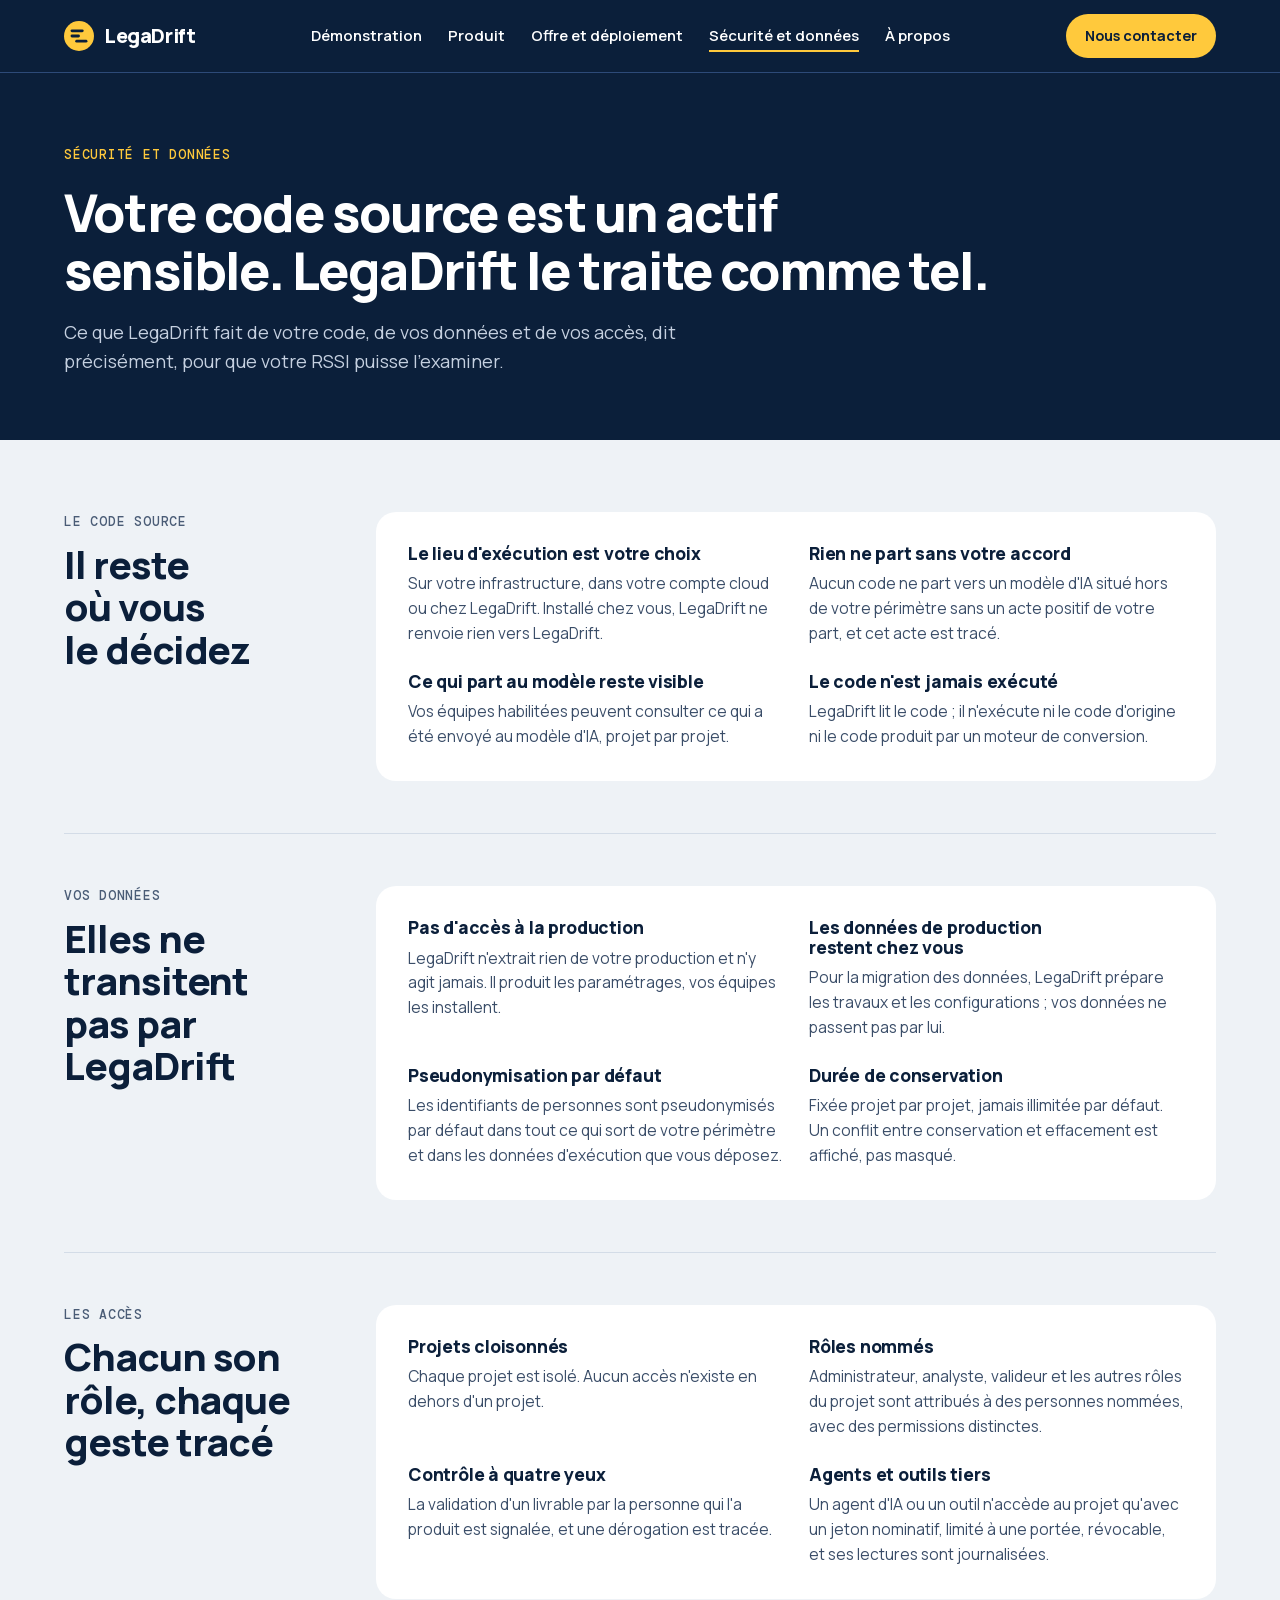
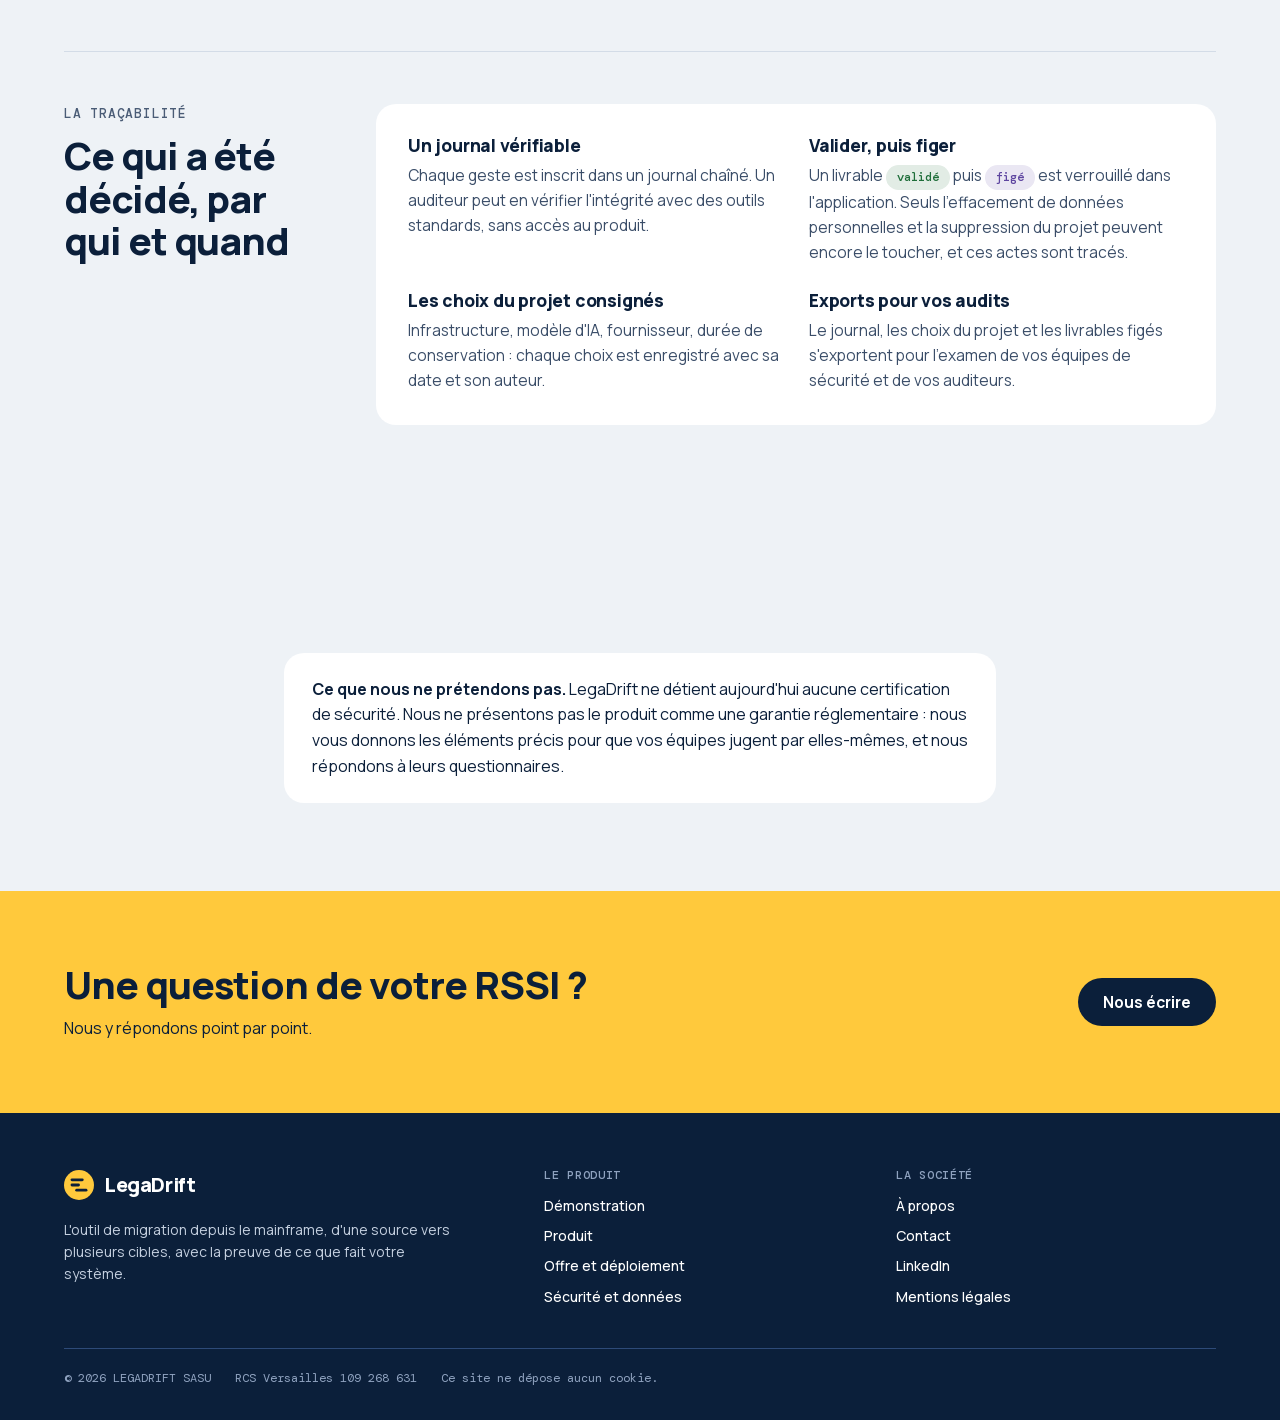
<file: securite.html>
<!doctype html>
<html lang="fr">
<head>
<meta charset="utf-8">
<meta name="viewport" content="width=device-width, initial-scale=1, viewport-fit=cover">
<title>Sécurité et données · LegaDrift</title>
<meta name="description" content="Comment LegaDrift traite votre code source, vos données et vos accès : où il s'exécute, ce qui part au modèle d'IA, pseudonymisation, rôles, traçabilité.">
<link rel="canonical" href="https://legadrift.com/securite.html">
<meta property="og:type" content="website">
<meta property="og:site_name" content="LegaDrift">
<meta property="og:locale" content="fr_FR">
<meta property="og:title" content="Sécurité et données · LegaDrift">
<meta property="og:description" content="Comment LegaDrift traite votre code source, vos données et vos accès : où il s'exécute, ce qui part au modèle d'IA, pseudonymisation, rôles, traçabilité.">
<meta property="og:url" content="https://legadrift.com/securite.html">
<meta property="og:image" content="https://legadrift.com/assets/partage.png">
<meta property="og:image:width" content="1200">
<meta property="og:image:height" content="630">
<meta name="twitter:card" content="summary_large_image">
<meta name="theme-color" content="#0B1F3A">
<link rel="icon" href="assets/logo.svg" type="image/svg+xml">
<link rel="preload" href="assets/fonts/manrope-latin-variable.woff2" as="font" type="font/woff2" crossorigin>
<link rel="stylesheet" href="assets/style.css">
</head>
<body>
<a class="skip" href="#contenu">Aller au contenu</a>
<header class="site-header">
  <div class="wrap nav">
    <a class="wordmark" href="index.html"><svg viewBox="0 0 32 32" aria-hidden="true"><circle cx="16" cy="16" r="16" fill="#FFC93C"/><rect x="7" y="9" width="14" height="3" rx="1.5" fill="#0B1F3A"/><rect x="7" y="14.5" width="10" height="3" rx="1.5" fill="#0B1F3A"/><rect x="12" y="20" width="13" height="3" rx="1.5" fill="#0B1F3A"/></svg><span>Lega<span class="drift">Drift</span></span></a>
    <nav aria-label="Navigation principale">
      <ul class="nav-links">
        <li><a href="demonstration.html">Démonstration</a></li>
        <li><a href="produit.html">Produit</a></li>
        <li><a href="offre.html">Offre et déploiement</a></li>
        <li><a href="securite.html" aria-current="page">Sécurité et données</a></li>
        <li><a href="a-propos.html">À propos</a></li>
      </ul>
    </nav>
    <a class="btn btn-primary btn-small nav-cta" href="contact.html">Nous contacter</a>
  </div>
</header>
<main id="contenu">
<div class="wrap page-head">
  <span class="eyebrow">Sécurité et données</span>
  <h1>Votre code source est un actif sensible. LegaDrift le traite comme tel.</h1>
  <p class="lede">Ce que LegaDrift fait de votre code, de vos données et de vos accès, dit précisément, pour que votre RSSI puisse l'examiner.</p>
</div>

<section class="section" style="padding-top:24px">
  <div class="wrap">

    <div class="stage">
      <div class="stage-head"><span class="eyebrow">Le code source</span><h2>Il reste où vous le décidez</h2></div>
      <div class="stage-body features two">
        <div class="feature"><h3>Le lieu d'exécution est votre choix</h3><p>Sur votre infrastructure, dans votre compte cloud ou chez LegaDrift. Installé chez vous, LegaDrift ne renvoie rien vers LegaDrift.</p></div>
        <div class="feature"><h3>Rien ne part sans votre accord</h3><p>Aucun code ne part vers un modèle d'IA situé hors de votre périmètre sans un acte positif de votre part, et cet acte est tracé.</p></div>
        <div class="feature"><h3>Ce qui part au modèle reste visible</h3><p>Vos équipes habilitées peuvent consulter ce qui a été envoyé au modèle d'IA, projet par projet.</p></div>
        <div class="feature"><h3>Le code n'est jamais exécuté</h3><p>LegaDrift lit le code ; il n'exécute ni le code d'origine ni le code produit par un moteur de conversion.</p></div>
      </div>
    </div>

    <div class="stage">
      <div class="stage-head"><span class="eyebrow">Vos données</span><h2>Elles ne transitent pas par LegaDrift</h2></div>
      <div class="stage-body features two">
        <div class="feature"><h3>Pas d'accès à la production</h3><p>LegaDrift n'extrait rien de votre production et n'y agit jamais. Il produit les paramétrages, vos équipes les installent.</p></div>
        <div class="feature"><h3>Les données de production restent chez vous</h3><p>Pour la migration des données, LegaDrift prépare les travaux et les configurations ; vos données ne passent pas par lui.</p></div>
        <div class="feature"><h3>Pseudonymisation par défaut</h3><p>Les identifiants de personnes sont pseudonymisés par défaut dans tout ce qui sort de votre périmètre et dans les données d'exécution que vous déposez.</p></div>
        <div class="feature"><h3>Durée de conservation</h3><p>Fixée projet par projet, jamais illimitée par défaut. Un conflit entre conservation et effacement est affiché, pas masqué.</p></div>
      </div>
    </div>

    <div class="stage">
      <div class="stage-head"><span class="eyebrow">Les accès</span><h2>Chacun son rôle, chaque geste tracé</h2></div>
      <div class="stage-body features two">
        <div class="feature"><h3>Projets cloisonnés</h3><p>Chaque projet est isolé. Aucun accès n'existe en dehors d'un projet.</p></div>
        <div class="feature"><h3>Rôles nommés</h3><p>Administrateur, analyste, valideur et les autres rôles du projet sont attribués à des personnes nommées, avec des permissions distinctes.</p></div>
        <div class="feature"><h3>Contrôle à quatre yeux</h3><p>La validation d'un livrable par la personne qui l'a produit est signalée, et une dérogation est tracée.</p></div>
        <div class="feature"><h3>Agents et outils tiers</h3><p>Un agent d'IA ou un outil n'accède au projet qu'avec un jeton nominatif, limité à une portée, révocable, et ses lectures sont journalisées.</p></div>
      </div>
    </div>

    <div class="stage">
      <div class="stage-head"><span class="eyebrow">La traçabilité</span><h2>Ce qui a été décidé, par qui et quand</h2></div>
      <div class="stage-body features two">
        <div class="feature"><h3>Un journal vérifiable</h3><p>Chaque geste est inscrit dans un journal chaîné. Un auditeur peut en vérifier l'intégrité avec des outils standards, sans accès au produit.</p></div>
        <div class="feature"><h3>Valider, puis figer</h3><p>Un livrable <span class="status status-valide">validé</span> puis <span class="status status-fige">figé</span> est verrouillé dans l'application. Seuls l'effacement de données personnelles et la suppression du projet peuvent encore le toucher, et ces actes sont tracés.</p></div>
        <div class="feature"><h3>Les choix du projet consignés</h3><p>Infrastructure, modèle d'IA, fournisseur, durée de conservation : chaque choix est enregistré avec sa date et son auteur.</p></div>
        <div class="feature"><h3>Exports pour vos audits</h3><p>Le journal, les choix du projet et les livrables figés s'exportent pour l'examen de vos équipes de sécurité et de vos auditeurs.</p></div>
      </div>
    </div>
  </div>
</section>

<section class="section">
  <div class="wrap narrow">
    <div class="callout">
      <p><strong>Ce que nous ne prétendons pas.</strong> LegaDrift ne détient aujourd'hui aucune certification de sécurité. Nous ne présentons pas le produit comme une garantie réglementaire : nous vous donnons les éléments précis pour que vos équipes jugent par elles-mêmes, et nous répondons à leurs questionnaires.</p>
    </div>
  </div>
</section>

<section class="cta-band">
  <div class="wrap cta-box">
    <div style="display:grid; gap:10px">
      <h2>Une question de votre RSSI ?</h2>
      <p class="muted">Nous y répondons point par point.</p>
    </div>
    <a class="btn btn-primary" href="contact.html">Nous écrire</a>
  </div>
</section>
</main>
<footer class="site-footer">
  <div class="wrap">
    <div class="footer-grid">
      <div>
        <a class="wordmark" href="index.html"><svg viewBox="0 0 32 32" aria-hidden="true"><circle cx="16" cy="16" r="16" fill="#FFC93C"/><rect x="7" y="9" width="14" height="3" rx="1.5" fill="#0B1F3A"/><rect x="7" y="14.5" width="10" height="3" rx="1.5" fill="#0B1F3A"/><rect x="12" y="20" width="13" height="3" rx="1.5" fill="#0B1F3A"/></svg><span>Lega<span class="drift">Drift</span></span></a>
        <p style="margin-top:12px; max-width:28em">L'outil de migration depuis le mainframe, d'une source vers plusieurs cibles, avec la preuve de ce que fait votre système.</p>
      </div>
      <div>
        <h2>Le produit</h2>
        <ul>
          <li><a href="demonstration.html">Démonstration</a></li>
          <li><a href="produit.html">Produit</a></li>
          <li><a href="offre.html">Offre et déploiement</a></li>
          <li><a href="securite.html">Sécurité et données</a></li>
        </ul>
      </div>
      <div>
        <h2>La société</h2>
        <ul>
          <li><a href="a-propos.html">À propos</a></li>
          <li><a href="contact.html">Contact</a></li>
          <li><a href="https://www.linkedin.com/company/legadrift/" rel="me noopener">LinkedIn</a></li>
          <li><a href="mentions-legales.html">Mentions légales</a></li>
        </ul>
      </div>
    </div>
    <div class="footer-legal">
      <span>© 2026 LEGADRIFT SASU</span>
      <span>RCS Versailles 109 268 631</span>
      <span>Ce site ne dépose aucun cookie.</span>
    </div>
  </div>
</footer>
</body>
</html>
</file>
<file: assets/style.css>
/* LegaDrift, site public.
   Thème « Plan de migration » choisi par le fondateur le 24/10/2026 sur maquette : bleu marine, jaune signal,
   schéma « une source, plusieurs cibles » en tête d'accueil. Les couleurs de statut restent celles du produit
   (prouvé, supposé, validé, figé), employées pour ce qu'elles veulent dire.
   Polices : Manrope et DM Mono (licence SIL OFL, assets/fonts/OFL.txt), servies par le site lui-même :
   la page ne contacte aucun autre site. */

@font-face{font-family:"Manrope";src:url("fonts/manrope-latin-variable.woff2") format("woff2");font-weight:400 800;font-style:normal;font-display:swap}
@font-face{font-family:"DM Mono";src:url("fonts/dm-mono-latin-400-normal.woff2") format("woff2");font-weight:400;font-style:normal;font-display:swap}
@font-face{font-family:"DM Mono";src:url("fonts/dm-mono-latin-500-normal.woff2") format("woff2");font-weight:500;font-style:normal;font-display:swap}

:root{
  --bg:#EEF2F6; --surface:#FFFFFF; --sunk:#E3E9F0; --border:#D3DCE7;
  --text:#0B1F3A; --text-muted:#3A4D68; --label:#4A5C76; --link:#1B4A8A;
  --accent:#FFC93C; --accent-hover:#F2B91F; --accent-ink:#0B1F3A;
  --proof:#1E6488; --assumed:#7A5200; --validated:#1F6E3A; --frozen:#5E45A0;
  --band:#0B1F3A; --band-2:#16305A; --band-line:#2D4A78; --band-text:#FFFFFF; --band-muted:#C5D0E0; --band-accent:#FFC93C;
  --code-bg:#0B1F3A; --code-text:#E4EAF3; --code-ln:#7A8FB0; --code-bar:#8FA2BF;
  --focus:#0B1F3A;
  --font-sans:"Manrope",-apple-system,BlinkMacSystemFont,"Segoe UI",Roboto,sans-serif;
  --font-mono:"DM Mono",Consolas,"SFMono-Regular",Menlo,monospace;
  --step--1:13px; --step-0:16px; --step-1:18px; --step-2:22px; --step-3:clamp(26px,3.4vw,38px); --step-4:clamp(32px,5vw,52px);
  --radius:20px; --radius-small:12px;
}
@media (prefers-color-scheme: dark){
  :root:not([data-theme="light"]){
    --bg:#071426; --surface:#0F2440; --sunk:#0A1A31; --border:#22406A;
    --text:#E8EEF6; --text-muted:#A9B8CC; --label:#9AABC2; --link:#9DC2FF;
    --proof:#7CC3E6; --assumed:#FFD36B; --validated:#6BD08F; --frozen:#B9A6F0;
    --band:#040D1A; --band-2:#0F2440; --band-line:#22406A;
    --code-bg:#040D1A;
    --focus:#FFC93C;
    color-scheme:dark;
  }
}
:root[data-theme="dark"]{
  --bg:#071426; --surface:#0F2440; --sunk:#0A1A31; --border:#22406A;
  --text:#E8EEF6; --text-muted:#A9B8CC; --label:#9AABC2; --link:#9DC2FF;
  --proof:#7CC3E6; --assumed:#FFD36B; --validated:#6BD08F; --frozen:#B9A6F0;
  --band:#040D1A; --band-2:#0F2440; --band-line:#22406A;
  --code-bg:#040D1A;
  --focus:#FFC93C;
  color-scheme:dark;
}

*{box-sizing:border-box}
html{-webkit-text-size-adjust:100%; scroll-padding-top:88px}
body{margin:0; background:var(--bg); color:var(--text); font-family:var(--font-sans); font-size:var(--step-0); line-height:1.6}
img,svg{max-width:100%}
a{color:var(--link); text-underline-offset:3px; font-weight:600}
a:hover{text-decoration-thickness:2px}
:focus-visible{outline:2px solid var(--focus); outline-offset:3px; border-radius:4px}
h1,h2,h3{text-wrap:balance; line-height:1.12; margin:0}
h1{font-size:var(--step-4); font-weight:800; letter-spacing:-0.035em}
h2{font-size:var(--step-3); font-weight:800; letter-spacing:-0.028em}
h3{font-size:var(--step-1); font-weight:800; letter-spacing:-0.012em}
p{margin:0}
.mono{font-family:var(--font-mono)}
.skip{position:absolute; left:-9999px}
.skip:focus{left:16px; top:16px; background:var(--surface); color:var(--text); padding:8px 12px; z-index:20}

.wrap{max-width:1200px; margin:0 auto; padding-left:max(24px, env(safe-area-inset-left, 0px)); padding-right:max(24px, env(safe-area-inset-right, 0px))}
.narrow{max-width:760px}

/* Zones marine : en-tête, haut de page, bandes */
.site-header, .hero-band, .page-head, .band, .site-footer{--focus:#FFC93C; --link:#FFFFFF}

/* En-tête */
.site-header{position:sticky; top:0; z-index:10; background:var(--band); color:var(--band-text); border-bottom:1px solid var(--band-line)}
.nav{display:flex; align-items:center; justify-content:space-between; gap:12px 28px; flex-wrap:wrap; padding-block:14px}
.wordmark{display:inline-flex; align-items:center; gap:10px; font-weight:800; font-size:20px; letter-spacing:-0.02em; color:var(--band-text); text-decoration:none}
.wordmark .drift{color:inherit}
.wordmark svg{width:30px; height:30px; flex:none}
.nav-links{display:flex; flex-wrap:wrap; gap:4px 26px; list-style:none; margin:0; padding:0}
.nav-links a{color:var(--band-text); text-decoration:none; font-size:15px; font-weight:600; padding-block:4px; border-bottom:2px solid transparent}
.nav-links a:hover{border-bottom-color:var(--band-line)}
.nav-links a[aria-current="page"]{border-bottom-color:var(--band-accent)}
.nav-cta{font-size:14.5px}
@media (max-width:720px){.nav .nav-cta{display:none}}

/* Boutons */
.btn{display:inline-flex; align-items:center; gap:8px; min-height:48px; padding:12px 24px; border-radius:999px; font-weight:700; font-size:15.5px; text-decoration:none; border:1.5px solid transparent; line-height:1.2}
.btn-primary{background:var(--accent); color:var(--accent-ink)}
.btn-primary:hover{background:var(--accent-hover); color:var(--accent-ink)}
.btn-ghost{color:var(--text); border-color:color-mix(in srgb, var(--text) 40%, transparent)}
.btn-ghost:hover{border-color:var(--text)}
.hero-band .btn-ghost, .page-head .btn-ghost, .band .btn-ghost{color:var(--band-text); border-color:#4A6488}
.hero-band .btn-ghost:hover, .page-head .btn-ghost:hover, .band .btn-ghost:hover{border-color:var(--band-text)}
.btn-small{min-height:44px; padding:10px 18px; font-size:14.5px}
.cta-row{display:flex; gap:12px; flex-wrap:wrap}

/* Étiquettes */
.eyebrow{font-family:var(--font-mono); font-size:13px; font-weight:500; letter-spacing:0.06em; text-transform:uppercase; color:var(--label)}
.lede{font-size:var(--step-1); color:var(--text-muted); max-width:36em}
.muted{color:var(--text-muted)}
.status{display:inline-flex; align-items:center; gap:6px; font-family:var(--font-mono); font-size:12px; font-weight:500; border-radius:999px; padding:2px 10px; white-space:nowrap; border:1px solid transparent; background:color-mix(in srgb, currentColor 13%, var(--surface))}
.status-prouve{color:var(--proof)}
.status-suppose{color:var(--assumed); border:1px dashed currentColor}
.status-valide{color:var(--validated)}
.status-fige{color:var(--frozen)}

/* Sections */
.section{padding-block:88px}
.section-head{display:grid; gap:12px; margin-bottom:40px; max-width:46em}
.section-head p{color:var(--text-muted); font-size:17px}
@media (max-width:640px){.section{padding-block:60px}}

/* Bande marine */
.band{background:var(--band); color:var(--band-text)}
.band .section-head p, .band .muted, .band p{color:var(--band-muted)}
.band h2, .band h3{color:var(--band-text)}
.band .eyebrow{color:var(--band-accent)}
.band a:not(.btn){color:var(--band-text)}

/* Appel à l'action : bande jaune */
.cta-band{background:var(--accent); color:var(--accent-ink); padding-block:72px; --focus:#0B1F3A; --link:#0B1F3A}
.cta-band h2, .cta-band p, .cta-band .muted{color:var(--accent-ink)}
.cta-band .btn-primary{background:#0B1F3A; color:#FFFFFF}
.cta-band .btn-primary:hover{background:#16305A; color:#FFFFFF}
.cta-box{display:flex; justify-content:space-between; align-items:center; gap:24px 40px; flex-wrap:wrap}
.cta-box h2{max-width:20em}

/* Accueil : haut de page marine avec le schéma */
.hero-band{background:var(--band); color:var(--band-text)}
.hero{padding-block:72px 120px; display:grid; grid-template-columns:minmax(0,1fr) minmax(0,1fr); gap:40px 56px; align-items:center}
.hero-head{grid-column:1 / -1; display:grid; gap:20px}
.hero-text{display:grid; gap:24px}
.hero .eyebrow{color:var(--band-accent)}
.hero h1{font-size:clamp(34px,4.6vw,60px); line-height:1.06; max-width:none; text-wrap:pretty}
.hero .lede{color:var(--band-muted)}
@media (max-width:920px){.hero{grid-template-columns:minmax(0,1fr); gap:44px; padding-block:52px 104px}}

/* Le schéma : une source, plusieurs cibles */
.fan{margin:0; display:grid; grid-template-columns:minmax(0,1fr) 60px minmax(0,1fr); min-height:380px}
.fan-source{align-self:center; background:#FFFFFF; color:#0B1F3A; border-radius:var(--radius-small); padding:24px; display:grid; gap:10px}
.fan-k{font-family:var(--font-mono); font-size:12px; text-transform:uppercase; letter-spacing:0.06em; color:#4A5C76}
.fan-source strong{font-size:22px; font-weight:800; line-height:1.2; letter-spacing:-0.015em}
.fan-tech{font-family:var(--font-mono); font-size:13px; color:#2E4466; line-height:1.7}
.fan-links{position:relative}
.fan-links::before{content:""; position:absolute; left:0; width:24px; top:50%; height:2px; background:var(--band-accent)}
.fan-links::after{content:""; position:absolute; left:23px; width:2px; top:12.5%; bottom:12.5%; background:var(--band-accent)}
.fan-links span{position:absolute; left:24px; right:0; height:2px; background:var(--band-accent)}
.fan-links span::after{content:""; position:absolute; right:-1px; top:-5px; border-top:6px solid transparent; border-bottom:6px solid transparent; border-left:8px solid var(--band-accent)}
.fan-links span:nth-child(1){top:12.5%}
.fan-links span:nth-child(2){top:37.5%}
.fan-links span:nth-child(3){top:62.5%}
.fan-links span:nth-child(4){top:87.5%}
.fan-targets{list-style:none; margin:0; padding:0 0 0 6px; display:grid; grid-template-rows:repeat(4,minmax(0,1fr)); align-items:center}
.fan-targets li{background:var(--band-2); border:1px solid var(--band-line); border-radius:var(--radius-small); padding:12px 16px; display:grid}
.fan-targets strong{font-weight:800; font-size:16px}
.fan-targets span{font-size:13.5px; color:var(--band-muted)}
@media (max-width:560px){
  .fan{grid-template-columns:minmax(0,1fr); min-height:0; gap:12px}
  .fan-links{display:none}
  .fan-targets{grid-template-rows:none; grid-template-columns:repeat(2,minmax(0,1fr)); gap:10px; padding:0}
  .fan-targets::before{content:"↓"; grid-column:1/-1; text-align:center; color:var(--band-accent); font-size:22px; line-height:1}
}

/* Accueil : l'exemple de lecture, carte posée sur le bas du bandeau */
.reading{margin-top:-64px; position:relative; background:var(--surface); border-radius:var(--radius); padding:40px; display:grid; grid-template-columns:minmax(0,1fr) minmax(0,1fr); gap:40px; align-items:center; box-shadow:0 24px 48px -32px rgba(11,31,58,0.45)}
.reading-head{grid-column:1 / -1; display:grid; gap:14px}
.reading-head h2{font-size:clamp(24px,2.6vw,32px); max-width:none; text-wrap:pretty}
@media (max-width:920px){.reading{grid-template-columns:minmax(0,1fr); padding:28px 22px; gap:28px}}

/* Le listing annoté : du code à son explication */
.listing{margin:0; background:var(--code-bg); border-radius:14px; overflow:hidden; min-width:0}
.listing-bar{display:flex; justify-content:space-between; gap:12px; padding:12px 18px; border-bottom:1px solid #1E3558; font-family:var(--font-mono); font-size:12px; color:var(--code-bar)}
.listing pre{margin:0; padding:16px 0; overflow-x:auto; font-family:var(--font-mono); font-size:13px; line-height:1.8; color:var(--code-text)}
.listing pre .ln{display:inline-block; padding:0 1.2em 0 18px; color:var(--code-ln); user-select:none}
.listing pre .hl{background:rgba(255,201,60,0.16); display:inline-block; width:100%}
.listing pre .hl .ln{color:var(--band-accent)}
.listing pre .cm{color:var(--code-ln)}
.listing-out{display:grid; font-size:15px}
.listing-out .row{display:grid; grid-template-columns:7.5em minmax(0,1fr); gap:12px; align-items:baseline; padding-block:12px; border-bottom:1px solid var(--border)}
.listing-out .row:last-child{border-bottom:0}
.listing-out .k{font-family:var(--font-mono); font-size:12px; text-transform:uppercase; letter-spacing:0.04em; color:var(--label)}
.listing-caption{font-size:13px; color:var(--code-bar); padding:0 18px 14px}

/* Piliers */
.pillars{display:grid; grid-template-columns:repeat(3,minmax(0,1fr)); gap:20px}
.pillar{background:var(--surface); border-radius:var(--radius); padding:32px; display:grid; gap:14px; align-content:start}
.pillar-mark{width:44px; height:44px; border-radius:50%; background:var(--accent); color:var(--accent-ink); font-weight:800; display:flex; align-items:center; justify-content:center; font-size:17px}
.pillar h3{font-size:21px}
.pillar p{color:var(--text-muted); font-size:15.5px}
@media (max-width:860px){.pillars{grid-template-columns:minmax(0,1fr)}}

/* Parcours de migration : la suite réelle des étapes */
.journey{list-style:none; margin:0; padding:0; display:grid; grid-template-columns:repeat(auto-fit,minmax(min(100%,230px),1fr)); gap:40px 24px}
.journey li{border-top:3px solid var(--text); padding-top:18px; display:grid; gap:8px; align-content:start}
.journey .n{font-family:var(--font-mono); font-size:13px; color:var(--label)}
.journey h3{font-size:18.5px}
.journey p{font-size:15px; color:var(--text-muted)}
.band .journey li{border-top-color:var(--band-accent)}
.band .journey .n{color:var(--band-accent)}

/* Grilles de fonctions */
.features{display:grid; grid-template-columns:repeat(3,minmax(0,1fr)); gap:32px 36px}
.features.two{grid-template-columns:repeat(2,minmax(0,1fr))}
.feature{display:grid; gap:8px; align-content:start}
.feature h3{font-size:17.5px}
.feature p{color:var(--text-muted); font-size:15.5px}
@media (max-width:880px){.features{grid-template-columns:repeat(2,minmax(0,1fr))}}
@media (max-width:560px){.features, .features.two{grid-template-columns:minmax(0,1fr)}}

/* Blocs des pages Produit et Sécurité */
.stage{display:grid; grid-template-columns:minmax(0,16em) minmax(0,1fr); gap:24px 56px; padding-block:52px; border-top:1px solid var(--border)}
.stage:first-of-type{border-top:0; padding-top:8px}
.stage-head{display:grid; gap:10px; align-content:start; position:sticky; top:104px}
.stage-head p{color:var(--text-muted); font-size:15.5px}
.stage-body{display:grid; gap:26px; background:var(--surface); border-radius:var(--radius); padding:32px}
.stage-body .feature p{font-size:15.5px}
@media (max-width:820px){.stage{grid-template-columns:minmax(0,1fr)} .stage-head{position:static} .stage-body{padding:24px 20px}}

/* Liste « ce que LegaDrift ne fait pas » */
.limits{list-style:none; margin:0; padding:0; display:grid; grid-template-columns:repeat(2,minmax(0,1fr)); gap:14px 36px}
.limits li{display:grid; grid-template-columns:auto minmax(0,1fr); gap:12px; align-items:baseline; font-size:16px; background:var(--surface); border-radius:var(--radius-small); padding:16px 20px}
.limits li::before{content:"—"; font-family:var(--font-mono); color:var(--label)}
.limits strong{font-weight:800}
@media (max-width:640px){.limits{grid-template-columns:minmax(0,1fr)}}

/* Technologies */
.chips{display:flex; flex-wrap:wrap; gap:8px; list-style:none; margin:0; padding:0}
.chips li{font-size:14px; font-weight:600; background:var(--surface); border-radius:999px; padding:7px 14px}
.band .chips li{background:var(--band-2); border:1px solid var(--band-line); color:var(--band-text)}

/* Modes de déploiement */
.modes{display:grid; grid-template-columns:repeat(3,minmax(0,1fr)); gap:20px}
.mode{background:var(--surface); border-radius:var(--radius); padding:28px; display:grid; gap:10px; align-content:start}
.mode .tag{justify-self:start; font-family:var(--font-mono); font-size:12px; background:var(--accent); color:var(--accent-ink); padding:3px 10px; border-radius:999px}
.mode h3{font-size:21px}
.mode p{color:var(--text-muted); font-size:15.5px}
.mode .avail{font-size:14px; color:var(--text); border-top:1px dashed var(--border); padding-top:10px; margin-top:4px}
.band .mode{background:var(--band-2); border:1px solid var(--band-line)}
.band .mode p{color:var(--band-muted)}
.band .mode .avail{color:var(--band-text); border-top-color:var(--band-line)}
@media (max-width:860px){.modes{grid-template-columns:minmax(0,1fr)}}

/* Encadré */
.callout{background:var(--surface); border-radius:var(--radius); padding:24px 28px; display:grid; gap:8px}
.callout p{color:var(--text)}

/* Deux colonnes texte */
.split{display:grid; grid-template-columns:minmax(0,1fr) minmax(0,1fr); gap:56px}
@media (max-width:820px){.split{grid-template-columns:minmax(0,1fr); gap:32px}}

/* Texte courant (pages À propos, mentions légales) */
.prose{display:grid; gap:16px; max-width:40em}
.prose p, .prose li{font-size:17px}
.prose h2{margin-top:24px; font-size:clamp(22px,2.6vw,28px)}
.prose h3{margin-top:12px; font-size:17px}
.prose ul{margin:0; padding-left:1.2em; display:grid; gap:8px}
.legal p, .legal li{font-size:15.5px}

/* Haut des pages intérieures : bandeau marine sur toute la largeur */
.page-head{border-image:conic-gradient(var(--band) 0 0) fill 0 // 0 100vmax; color:var(--band-text); padding-block:72px 64px; display:grid; gap:18px}
.page-head .eyebrow{color:var(--band-accent)}
.page-head h1{max-width:20em}
.page-head .lede{color:var(--band-muted)}
.page-head + .section{padding-top:64px !important}
@media (max-width:640px){.page-head{padding-block:48px 40px} .page-head + .section{padding-top:44px !important}}

/* Fondateur */
.founder{display:grid; grid-template-columns:auto minmax(0,1fr); gap:24px; align-items:start}
.monogram{width:64px; height:64px; border-radius:50%; background:var(--accent); color:var(--accent-ink); display:flex; align-items:center; justify-content:center; font-weight:800; font-size:22px}
@media (max-width:520px){.founder{grid-template-columns:minmax(0,1fr)}}

/* Contact */
.contact-card{background:var(--surface); border-radius:var(--radius); padding:32px; display:grid; gap:14px; align-content:start}
.contact-card .address{font-family:var(--font-mono); font-size:clamp(18px,3vw,22px); font-weight:500; overflow-wrap:anywhere; user-select:all}
.checklist{list-style:none; margin:0; padding:0; display:grid; gap:10px}
.checklist li{display:grid; grid-template-columns:1.4em minmax(0,1fr); gap:8px; font-size:15.5px}
.checklist .yes::before{content:"+"; font-family:var(--font-mono); color:var(--validated); font-weight:500}
.checklist .no::before{content:"×"; font-family:var(--font-mono); color:var(--label); font-weight:500}

.todo{background:color-mix(in srgb, var(--accent) 40%, transparent); padding:0 4px; border-radius:3px}

/* Pied de page */
.site-footer{background:var(--band); color:var(--band-muted); padding-block:56px 32px; font-size:14px}
.site-footer .wordmark{font-size:20px}
.footer-grid{display:grid; grid-template-columns:minmax(0,1.4fr) repeat(2,minmax(0,1fr)); gap:32px}
.footer-grid ul{list-style:none; margin:0; padding:0; display:grid; gap:8px}
.footer-grid a{color:var(--band-text); text-decoration:none; font-weight:500}
.footer-grid a:hover{text-decoration:underline}
.footer-grid .wordmark{font-weight:800}
.footer-grid h2{font-family:var(--font-mono); font-size:12px; font-weight:500; text-transform:uppercase; letter-spacing:0.06em; color:var(--code-bar); margin-bottom:12px}
.footer-legal{margin-top:40px; padding-top:20px; border-top:1px solid var(--band-line); font-family:var(--font-mono); font-size:12px; color:var(--code-bar); display:flex; flex-wrap:wrap; gap:8px 24px}
@media (max-width:640px){.footer-grid{grid-template-columns:minmax(0,1fr)}}

/* Démonstration : captures de l'outil dans un cadre de fenêtre, vidéo, visite pas à pas */
.shot{margin:0; display:grid; gap:10px; min-width:0}
.shot-frame{background:var(--surface); border:1px solid var(--border); border-radius:14px; overflow:hidden; box-shadow:0 24px 48px -32px rgba(11,31,58,0.45)}
.shot-bar{display:flex; align-items:center; gap:7px; padding:9px 14px; background:var(--band); font-family:var(--font-mono); font-size:12px; color:var(--band-muted)}
.shot-bar i{width:9px; height:9px; border-radius:50%; background:var(--band-line)}
.shot-bar i:first-child{background:var(--accent)}
.shot-bar span{margin-left:8px; white-space:nowrap; overflow:hidden; text-overflow:ellipsis}
.shot img, .shot video{display:block; width:100%; height:auto}
.shot video{background:#0B1F3A; aspect-ratio:16/10}
.shot a.shot-frame{display:block}
.shot figcaption{font-size:13.5px; color:var(--label)}
.tour{display:grid; gap:80px}
.tour-step{display:grid; grid-template-columns:minmax(0,5fr) minmax(0,7fr); gap:28px 52px; align-items:center; scroll-margin-top:96px}
.tour-step:nth-child(even) .tour-text{order:2}
.tour-step.wide{grid-template-columns:minmax(0,1fr)}
.tour-step.wide .tour-text{max-width:46em; order:0}
.tour-text{display:grid; gap:12px; align-content:start}
.tour-n{width:44px; height:44px; border-radius:50%; background:var(--accent); color:var(--accent-ink); font-weight:800; display:flex; align-items:center; justify-content:center; font-size:17px}
@media (max-width:860px){.tour{gap:56px} .tour-step{grid-template-columns:minmax(0,1fr)} .tour-step:nth-child(even) .tour-text{order:0}}
.thumbs{display:grid; grid-template-columns:repeat(3,minmax(0,1fr)); gap:20px; margin-top:28px}
.thumbs a{text-decoration:none; color:inherit}
.thumbs .shot img{aspect-ratio:16 / 9; object-fit:cover; object-position:left top}
.thumbs .shot figcaption{font-size:15px; color:var(--text); font-weight:600}
@media (max-width:760px){.thumbs{grid-template-columns:minmax(0,1fr)}}

@media (prefers-reduced-motion: no-preference){
  html{scroll-behavior:smooth}
}

/* Téléphone : navigation sur une ligne qui défile, fiche de l'exemple en une colonne */
@media (max-width:720px){
  .nav{padding-block:10px}
  .site-header nav{width:100%; min-width:0}
  .nav-links{flex-wrap:nowrap; overflow-x:auto; gap:20px; scrollbar-width:none; padding-bottom:2px}
  .nav-links a{white-space:nowrap}
}
@media (max-width:520px){
  .listing-out .row{grid-template-columns:minmax(0,1fr); gap:4px}
}
</file>
